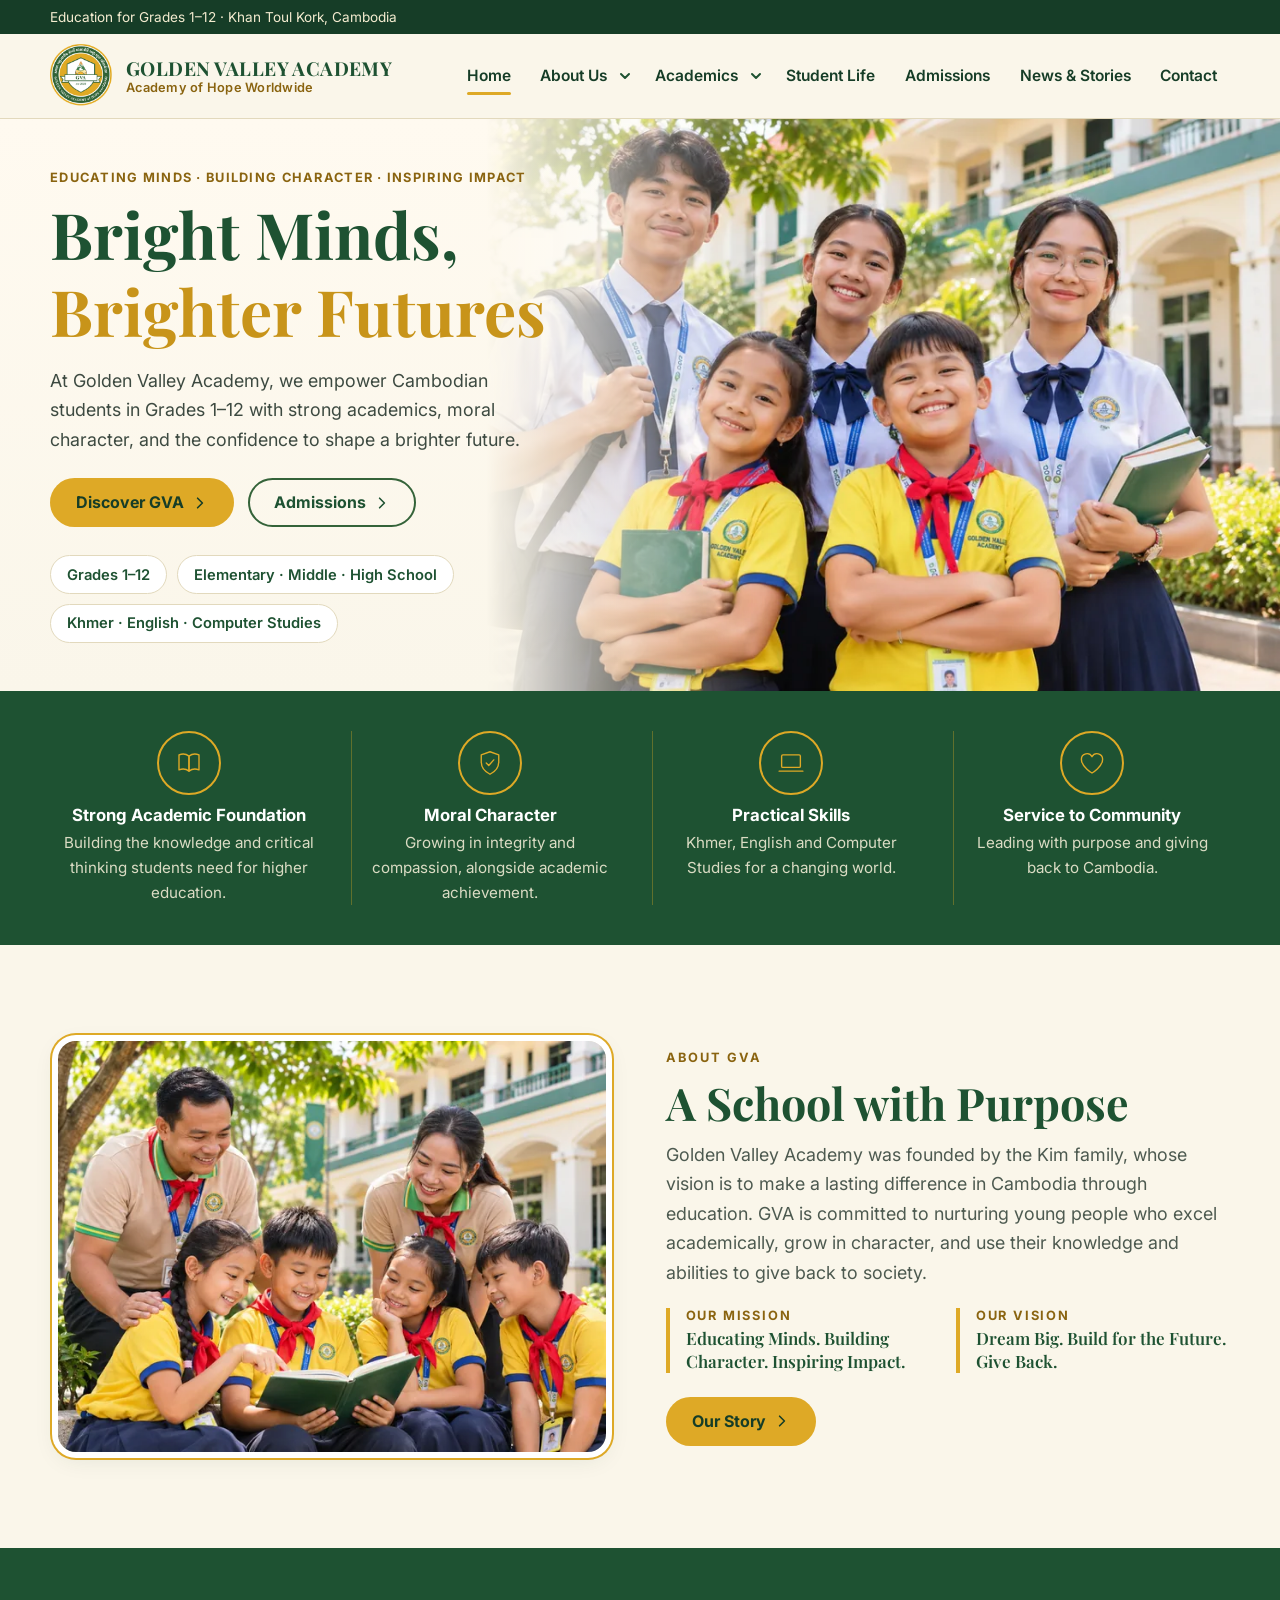
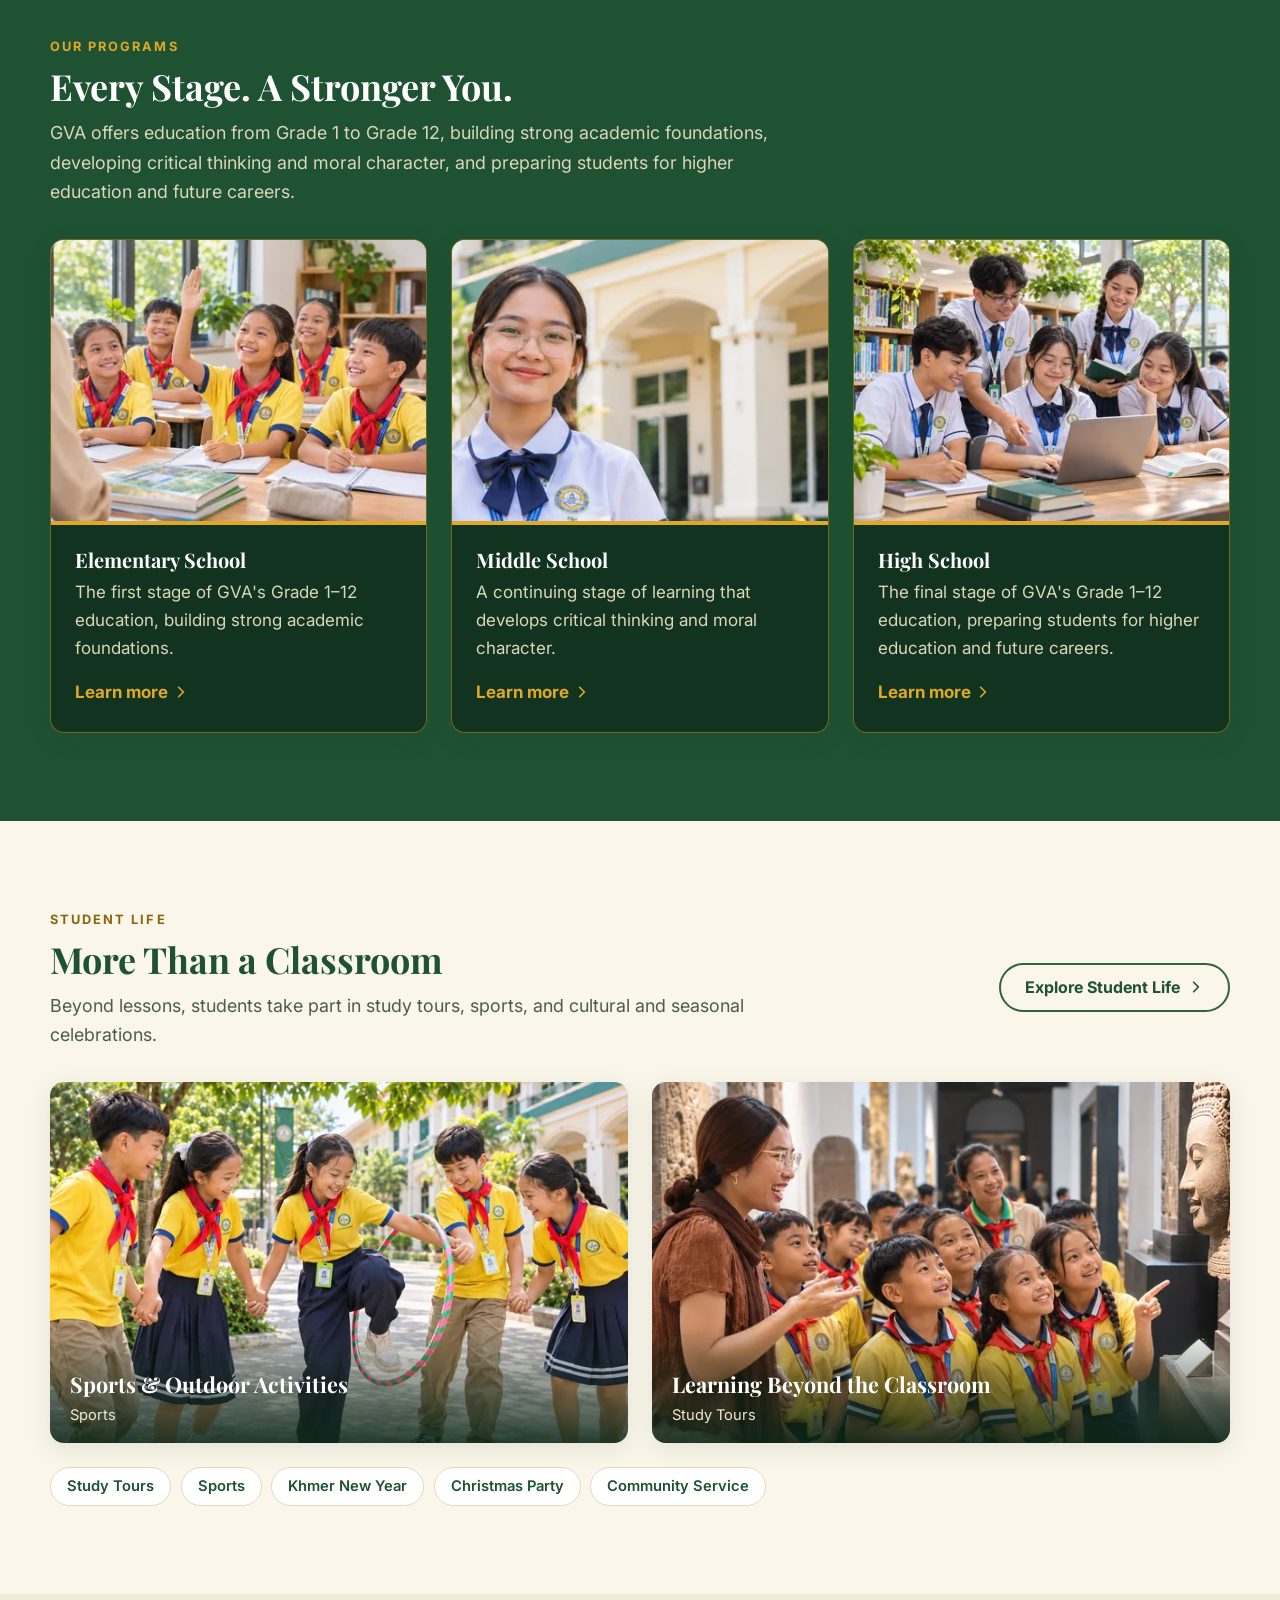
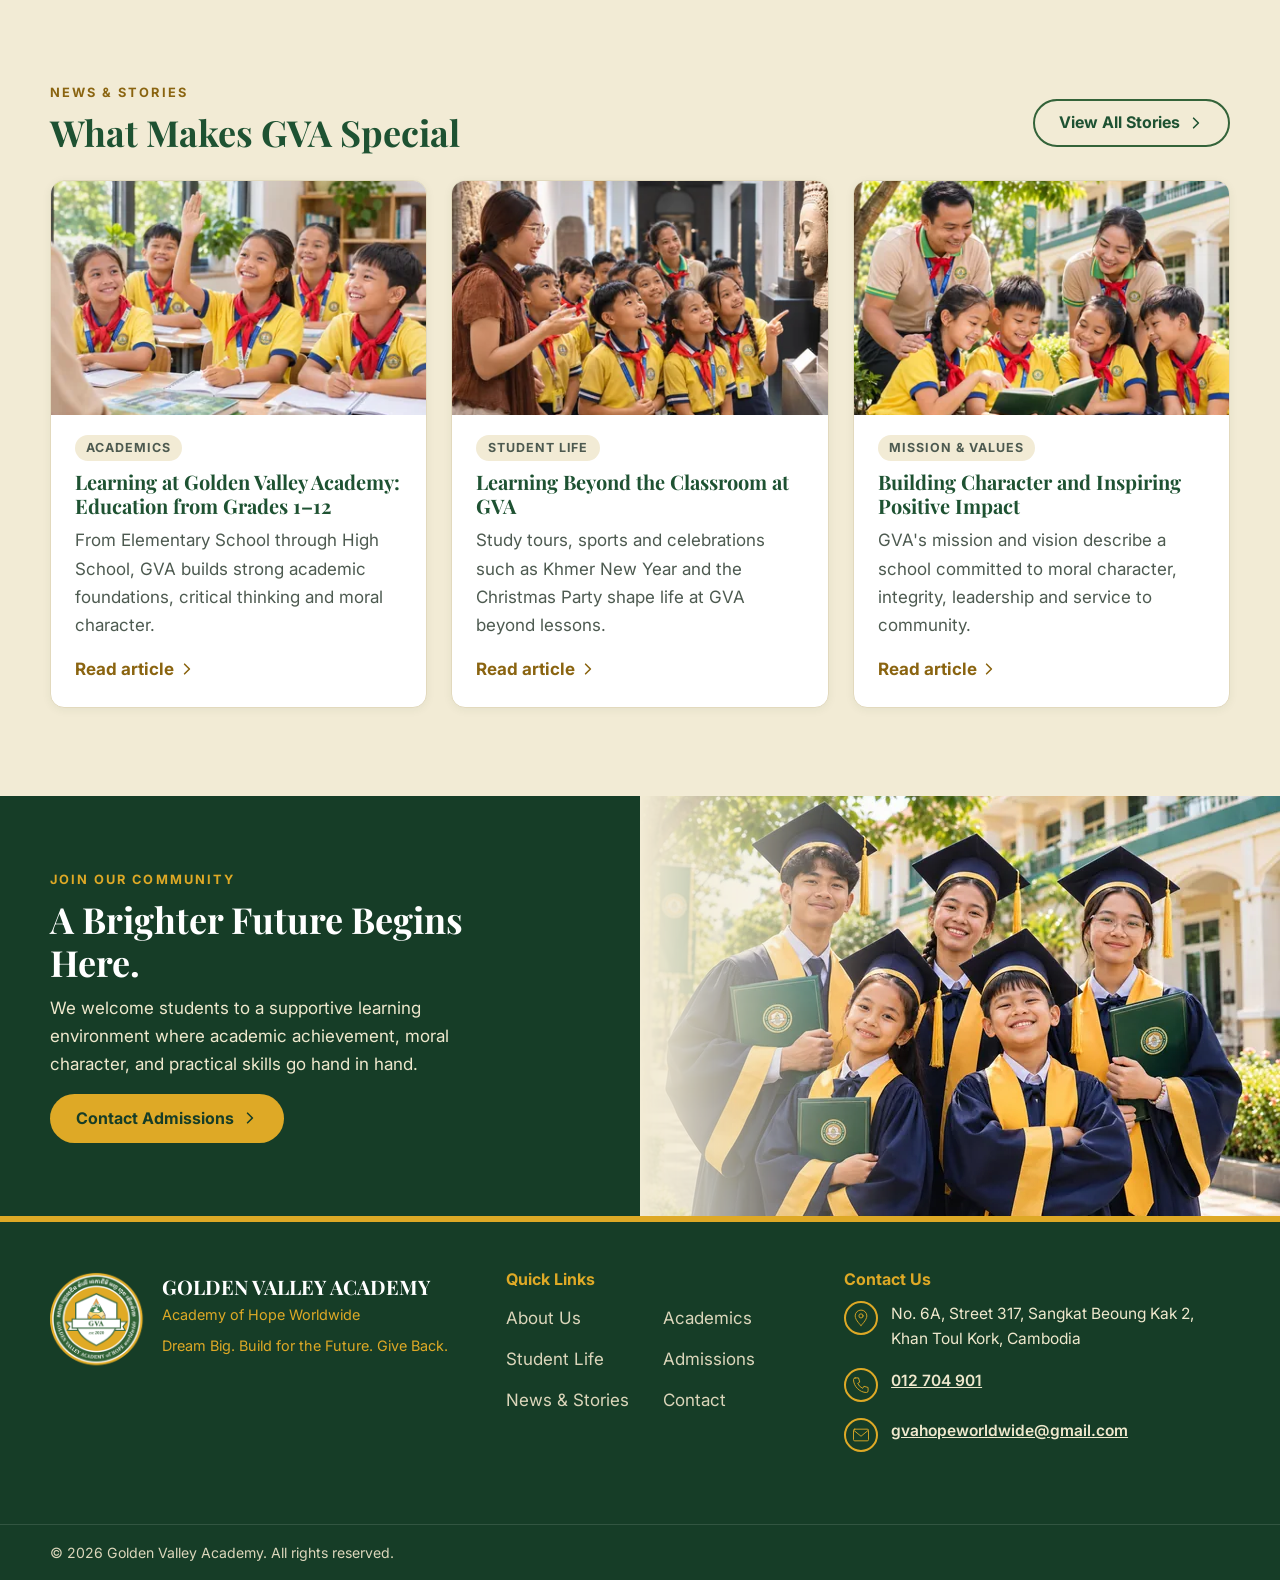
<file: index.html>
<!doctype html>
<html lang="en">
<head>
<meta charset="utf-8">
<meta name="viewport" content="width=device-width, initial-scale=1">
<title>Golden Valley Academy — Academy of Hope Worldwide</title>
<meta name="description" content="Golden Valley Academy — education for Cambodian students in Grades 1–12.">
<meta name="robots" content="noindex, nofollow">
<link rel="icon" type="image/png" href="assets/img/gva-logo-64.png">
<link rel="preconnect" href="https://fonts.googleapis.com">
<link rel="preconnect" href="https://fonts.gstatic.com" crossorigin>
<link rel="stylesheet" href="https://fonts.googleapis.com/css2?family=Inter:wght@400;500;600;700&family=Playfair+Display:wght@600;700&display=swap">
<link rel="stylesheet" href="css/styles.css">
</head>
<body class="page-home">

<a class="skip-link" href="#main">Skip to content</a>
<div class="topbar">
  <div class="container topbar-inner">
    <p class="topbar-note">Education for Grades 1–12 · Khan Toul Kork, Cambodia</p>
  </div>
</div>
<header class="site-header">
  <div class="container header-inner">
    <a class="brand" href="index.html" aria-label="Golden Valley Academy — home">
      <img src="assets/img/gva-logo-200.png" alt="" width="64" height="68">
      <span class="brand-text"><span class="brand-name">Golden Valley Academy</span><span class="brand-sub">Academy of Hope Worldwide</span></span>
    </a>
    <button class="nav-toggle" type="button" aria-expanded="false" aria-controls="primary-nav"><span class="bars" aria-hidden="true"></span><span class="sr-only">Menu</span></button>
    <nav class="primary-nav" id="primary-nav" aria-label="Primary"><ul><li><a href="index.html" aria-current="page">Home</a></li><li class="has-sub">
        <a href="about.html">About Us</a>
        <button class="sub-toggle" type="button" aria-expanded="false" aria-controls="sub-about" aria-label="Show About Us submenu"><svg viewBox="0 0 12 12" width="12" height="12" fill="none" stroke="currentColor" stroke-width="2" stroke-linecap="round" stroke-linejoin="round" aria-hidden="true"><path d="M2 4l4 4 4-4"/></svg></button>
        <ul class="submenu" id="sub-about"><li><a href="about.html#mission">Our Mission &amp; Vision</a></li><li><a href="about.html#history">Our History</a></li><li><a href="about.html#board">Board Members</a></li><li><a href="about.html#director">School Director</a></li></ul>
      </li><li class="has-sub">
        <a href="academics.html">Academics</a>
        <button class="sub-toggle" type="button" aria-expanded="false" aria-controls="sub-academics" aria-label="Show Academics submenu"><svg viewBox="0 0 12 12" width="12" height="12" fill="none" stroke="currentColor" stroke-width="2" stroke-linecap="round" stroke-linejoin="round" aria-hidden="true"><path d="M2 4l4 4 4-4"/></svg></button>
        <ul class="submenu" id="sub-academics"><li><a href="academics.html#elementary">Elementary School</a></li><li><a href="academics.html#middle">Middle School</a></li><li><a href="academics.html#high">High School</a></li><li><a href="academics.html#subjects">Core Subjects</a></li></ul>
      </li><li><a href="student-life.html">Student Life</a></li><li><a href="admissions.html">Admissions</a></li><li><a href="news.html">News &amp; Stories</a></li><li><a href="contact.html">Contact</a></li></ul></nav>
  </div>
</header>
<main id="main">

<section class="hero-photo">
  <div class="hero-media">
    <img src="assets/img/photos/home-hero-1100.webp" srcset="assets/img/photos/home-hero-700.webp 700w, assets/img/photos/home-hero-1100.webp 1100w, assets/img/photos/home-hero-1600.webp 1600w" sizes="(min-width: 1000px) 66vw, 100vw" width="1600" height="900" alt="Illustration of smiling students in yellow and white-and-navy school uniforms standing together outdoors" fetchpriority="high" decoding="async">
  </div>
  <div class="container hero-content">
    <div class="hero-copy">
      <p class="eyebrow">Educating Minds · Building Character · Inspiring Impact</p>
      <h1><span class="green">Bright Minds,</span> <span class="gold">Brighter Futures</span></h1>
      <p class="lead">At Golden Valley Academy, we empower Cambodian students in Grades 1–12 with strong academics, moral character, and the confidence to shape a brighter future.</p>
      <div class="btn-row"><a class="btn btn-primary" href="about.html">Discover GVA<svg class="arrow" viewBox="0 0 20 20" width="16" height="16" fill="none" stroke="currentColor" stroke-width="2" stroke-linecap="round" stroke-linejoin="round" aria-hidden="true"><path d="M7 4l6 6-6 6"/></svg></a><a class="btn btn-outline" href="admissions.html">Admissions<svg class="arrow" viewBox="0 0 20 20" width="16" height="16" fill="none" stroke="currentColor" stroke-width="2" stroke-linecap="round" stroke-linejoin="round" aria-hidden="true"><path d="M7 4l6 6-6 6"/></svg></a></div>
      <ul class="hero-facts" aria-label="At a glance"><li>Grades 1–12</li><li>Elementary · Middle · High School</li><li>Khmer · English · Computer Studies</li></ul>
    </div>
  </div>
</section>

<section class="values-band" aria-label="School values">
  <div class="container values-grid">
    <div class="value"><span class="icon"><svg viewBox="0 0 48 48" width="48" height="48" fill="none" stroke="currentColor" stroke-width="2.2" stroke-linecap="round" stroke-linejoin="round" aria-hidden="true" focusable="false"><path d="M8 11c5-2 11-2 16 2v24c-5-4-11-4-16-2z"/><path d="M40 11c-5-2-11-2-16 2v24c5-4 11-4 16-2z"/></svg></span><h2>Strong Academic Foundation</h2><p>Building the knowledge and critical thinking students need for higher education.</p></div><div class="value"><span class="icon"><svg viewBox="0 0 48 48" width="48" height="48" fill="none" stroke="currentColor" stroke-width="2.2" stroke-linecap="round" stroke-linejoin="round" aria-hidden="true" focusable="false"><path d="M24 6l14 5v11c0 9-6 16-14 20C16 38 10 31 10 22V11z"/><path d="M18 24l4 4 8-9"/></svg></span><h2>Moral Character</h2><p>Growing in integrity and compassion, alongside academic achievement.</p></div><div class="value"><span class="icon"><svg viewBox="0 0 48 48" width="48" height="48" fill="none" stroke="currentColor" stroke-width="2.2" stroke-linecap="round" stroke-linejoin="round" aria-hidden="true" focusable="false"><rect x="9" y="11" width="30" height="20" rx="2"/><path d="M5 37h38"/></svg></span><h2>Practical Skills</h2><p>Khmer, English and Computer Studies for a changing world.</p></div><div class="value"><span class="icon"><svg viewBox="0 0 48 48" width="48" height="48" fill="none" stroke="currentColor" stroke-width="2.2" stroke-linecap="round" stroke-linejoin="round" aria-hidden="true" focusable="false"><path d="M24 40S7 30 7 18a9 9 0 0 1 17-4 9 9 0 0 1 17 4c0 12-17 22-17 22z"/></svg></span><h2>Service to Community</h2><p>Leading with purpose and giving back to Cambodia.</p></div>
  </div>
</section>

<section class="section about-intro">
  <div class="container split">
    <figure class="photo framed">
  <img src="assets/img/photos/learning-community-640.webp" srcset="assets/img/photos/learning-community-400.webp 400w, assets/img/photos/learning-community-640.webp 640w, assets/img/photos/learning-community-1000.webp 1000w" sizes="(min-width: 1000px) 560px, 100vw" width="1000" height="750" alt="Illustration of teachers and young students reading a book together outdoors" loading="lazy" decoding="async" style="object-position:50% 40%">
</figure>
    <div>
      <p class="eyebrow">About GVA</p>
      <h2 class="display">A School with Purpose</h2>
      <p class="lead">Golden Valley Academy was founded by the Kim family, whose vision is to make a lasting difference in Cambodia through education. GVA is committed to nurturing young people who excel academically, grow in character, and use their knowledge and abilities to give back to society.</p>
      <div class="mv-mini">
        <div><h3>Our Mission</h3><p>Educating Minds. Building Character. Inspiring Impact.</p></div>
        <div><h3>Our Vision</h3><p>Dream Big. Build for the Future. Give Back.</p></div>
      </div>
      <a class="btn btn-primary" href="about.html#history">Our Story<svg class="arrow" viewBox="0 0 20 20" width="16" height="16" fill="none" stroke="currentColor" stroke-width="2" stroke-linecap="round" stroke-linejoin="round" aria-hidden="true"><path d="M7 4l6 6-6 6"/></svg></a>
    </div>
  </div>
</section>

<section class="section section-green programs">
  <div class="container">
    <header class="section-head "><p class="eyebrow">Our Programs</p><h2>Every Stage. A Stronger You.</h2><p class="lead">GVA offers education from Grade 1 to Grade 12, building strong academic foundations, developing critical thinking and moral character, and preparing students for higher education and future careers.</p></header>
    <div class="grid grid-3">
      
<a class="level-card" id="elementary" href="academics.html#elementary">
  <figure class="photo level-photo">
  <img src="assets/img/photos/elementary-learning-640.webp" srcset="assets/img/photos/elementary-learning-400.webp 400w, assets/img/photos/elementary-learning-640.webp 640w, assets/img/photos/elementary-learning-1000.webp 1000w" sizes="(min-width: 1000px) 380px, (min-width: 680px) 50vw, 100vw" width="1000" height="750" alt="Illustration of young students in yellow uniforms learning in a bright classroom, one raising a hand" loading="lazy" decoding="async" style="object-position:50% 35%">
</figure>
  <div class="level-body"><h3>Elementary School</h3><p>The first stage of GVA's Grade 1–12 education, building strong academic foundations.</p><span class="more">Learn more <svg class="arrow" viewBox="0 0 20 20" width="16" height="16" fill="none" stroke="currentColor" stroke-width="2" stroke-linecap="round" stroke-linejoin="round" aria-hidden="true"><path d="M7 4l6 6-6 6"/></svg></span></div>
</a>
<a class="level-card" id="middle" href="academics.html#middle">
  <figure class="photo level-photo">
  <img src="assets/img/photos/middle-school-learning-560.webp" srcset="assets/img/photos/middle-school-learning-400.webp 400w, assets/img/photos/middle-school-learning-560.webp 560w" sizes="(min-width: 1000px) 380px, (min-width: 680px) 50vw, 100vw" width="560" height="420" alt="Illustration of a student in a white uniform with a navy bow tie and glasses smiling outdoors" loading="lazy" decoding="async" style="object-position:30% 30%">
</figure>
  <div class="level-body"><h3>Middle School</h3><p>A continuing stage of learning that develops critical thinking and moral character.</p><span class="more">Learn more <svg class="arrow" viewBox="0 0 20 20" width="16" height="16" fill="none" stroke="currentColor" stroke-width="2" stroke-linecap="round" stroke-linejoin="round" aria-hidden="true"><path d="M7 4l6 6-6 6"/></svg></span></div>
</a>
<a class="level-card" id="high" href="academics.html#high">
  <figure class="photo level-photo">
  <img src="assets/img/photos/high-school-learning-640.webp" srcset="assets/img/photos/high-school-learning-400.webp 400w, assets/img/photos/high-school-learning-640.webp 640w, assets/img/photos/high-school-learning-1000.webp 1000w" sizes="(min-width: 1000px) 380px, (min-width: 680px) 50vw, 100vw" width="1000" height="750" alt="Illustration of older students in white and navy uniforms working together on a laptop in a library" loading="lazy" decoding="async" style="object-position:50% 30%">
</figure>
  <div class="level-body"><h3>High School</h3><p>The final stage of GVA's Grade 1–12 education, preparing students for higher education and future careers.</p><span class="more">Learn more <svg class="arrow" viewBox="0 0 20 20" width="16" height="16" fill="none" stroke="currentColor" stroke-width="2" stroke-linecap="round" stroke-linejoin="round" aria-hidden="true"><path d="M7 4l6 6-6 6"/></svg></span></div>
</a>
    </div>
  </div>
</section>

<section class="section student-preview">
  <div class="container">
    <div class="split split-head">
      <header class="section-head "><p class="eyebrow">Student Life</p><h2>More Than a Classroom</h2><p class="lead">Beyond lessons, students take part in study tours, sports, and cultural and seasonal celebrations.</p></header>
      <div class="head-cta"><a class="btn btn-outline" href="student-life.html">Explore Student Life<svg class="arrow" viewBox="0 0 20 20" width="16" height="16" fill="none" stroke="currentColor" stroke-width="2" stroke-linecap="round" stroke-linejoin="round" aria-hidden="true"><path d="M7 4l6 6-6 6"/></svg></a></div>
    </div>
    <div class="grid grid-2">
      <a class="tile" href="student-life.html#outdoor"><figure class="photo ">
  <img src="assets/img/photos/student-activities-640.webp" srcset="assets/img/photos/student-activities-400.webp 400w, assets/img/photos/student-activities-640.webp 640w, assets/img/photos/student-activities-1000.webp 1000w" sizes="(min-width: 900px) 580px, 100vw" width="1000" height="750" alt="Illustration of students in yellow uniforms playing a group game with a hoop outdoors" loading="lazy" decoding="async" style="object-position:50% 40%">
</figure><span class="tile-label"><strong>Sports &amp; Outdoor Activities</strong>Sports</span></a><a class="tile" href="student-life.html#study-tours"><figure class="photo ">
  <img src="assets/img/photos/study-tour-640.webp" srcset="assets/img/photos/study-tour-400.webp 400w, assets/img/photos/study-tour-640.webp 640w, assets/img/photos/study-tour-1000.webp 1000w" sizes="(min-width: 900px) 580px, 100vw" width="1000" height="750" alt="Illustration of a teacher and students in yellow uniforms looking at sculptures during a museum visit" loading="lazy" decoding="async" style="object-position:40% 40%">
</figure><span class="tile-label"><strong>Learning Beyond the Classroom</strong>Study Tours</span></a>
    </div>
    <ul class="chip-row" aria-label="Student life highlights"><li>Study Tours</li><li>Sports</li><li>Khmer New Year</li><li>Christmas Party</li><li>Community Service</li></ul>
  </div>
</section>

<section class="section section-cream news-preview">
  <div class="container">
    <div class="split split-head">
      <header class="section-head "><p class="eyebrow">News &amp; Stories</p><h2>What Makes GVA Special</h2></header>
      <div class="head-cta"><a class="btn btn-outline" href="news.html">View All Stories<svg class="arrow" viewBox="0 0 20 20" width="16" height="16" fill="none" stroke="currentColor" stroke-width="2" stroke-linecap="round" stroke-linejoin="round" aria-hidden="true"><path d="M7 4l6 6-6 6"/></svg></a></div>
    </div>
    <div class="grid grid-3">
<a class="article-card" href="news-learning-at-gva-grades-1-12.html">
  <figure class="photo article-photo">
  <img src="assets/img/photos/elementary-learning-640.webp" srcset="assets/img/photos/elementary-learning-400.webp 400w, assets/img/photos/elementary-learning-640.webp 640w, assets/img/photos/elementary-learning-1000.webp 1000w" sizes="(min-width: 1000px) 380px, (min-width: 680px) 50vw, 100vw" width="1000" height="750" alt="Illustration of young students in yellow uniforms learning in a bright classroom, one raising a hand" loading="lazy" decoding="async" style="object-position:50% 35%">
</figure>
  <div class="article-card-body">
    <p class="news-tag">Academics</p>
    <h3>Learning at Golden Valley Academy: Education from Grades 1–12</h3>
    <p>From Elementary School through High School, GVA builds strong academic foundations, critical thinking and moral character.</p>
    <span class="more">Read article <svg class="arrow" viewBox="0 0 20 20" width="16" height="16" fill="none" stroke="currentColor" stroke-width="2" stroke-linecap="round" stroke-linejoin="round" aria-hidden="true"><path d="M7 4l6 6-6 6"/></svg></span>
  </div>
</a>
<a class="article-card" href="news-learning-beyond-the-classroom.html">
  <figure class="photo article-photo">
  <img src="assets/img/photos/study-tour-640.webp" srcset="assets/img/photos/study-tour-400.webp 400w, assets/img/photos/study-tour-640.webp 640w, assets/img/photos/study-tour-1000.webp 1000w" sizes="(min-width: 1000px) 380px, (min-width: 680px) 50vw, 100vw" width="1000" height="750" alt="Illustration of a teacher and students in yellow uniforms looking at sculptures during a museum visit" loading="lazy" decoding="async" style="object-position:40% 40%">
</figure>
  <div class="article-card-body">
    <p class="news-tag">Student Life</p>
    <h3>Learning Beyond the Classroom at GVA</h3>
    <p>Study tours, sports and celebrations such as Khmer New Year and the Christmas Party shape life at GVA beyond lessons.</p>
    <span class="more">Read article <svg class="arrow" viewBox="0 0 20 20" width="16" height="16" fill="none" stroke="currentColor" stroke-width="2" stroke-linecap="round" stroke-linejoin="round" aria-hidden="true"><path d="M7 4l6 6-6 6"/></svg></span>
  </div>
</a>
<a class="article-card" href="news-building-character-and-positive-impact.html">
  <figure class="photo article-photo">
  <img src="assets/img/photos/learning-community-640.webp" srcset="assets/img/photos/learning-community-400.webp 400w, assets/img/photos/learning-community-640.webp 640w, assets/img/photos/learning-community-1000.webp 1000w" sizes="(min-width: 1000px) 380px, (min-width: 680px) 50vw, 100vw" width="1000" height="750" alt="Illustration of teachers and young students reading a book together outdoors" loading="lazy" decoding="async" style="object-position:50% 40%">
</figure>
  <div class="article-card-body">
    <p class="news-tag">Mission &amp; Values</p>
    <h3>Building Character and Inspiring Positive Impact</h3>
    <p>GVA's mission and vision describe a school committed to moral character, integrity, leadership and service to community.</p>
    <span class="more">Read article <svg class="arrow" viewBox="0 0 20 20" width="16" height="16" fill="none" stroke="currentColor" stroke-width="2" stroke-linecap="round" stroke-linejoin="round" aria-hidden="true"><path d="M7 4l6 6-6 6"/></svg></span>
  </div>
</a></div>
  </div>
</section>

<section class="cta-photo">
  <div class="cta-media"><figure class="photo ">
  <img src="assets/img/photos/education-future-640.webp" srcset="assets/img/photos/education-future-400.webp 400w, assets/img/photos/education-future-640.webp 640w, assets/img/photos/education-future-1000.webp 1000w" sizes="(min-width: 900px) 50vw, 100vw" width="1000" height="750" alt="Illustration of students in graduation gowns and caps holding green folders outdoors" loading="lazy" decoding="async" style="object-position:50% 35%">
</figure></div>
  <div class="container cta-photo-inner">
    <div class="cta-card">
      <p class="eyebrow">Join Our Community</p><h2>A Brighter Future Begins Here.</h2><p>We welcome students to a supportive learning environment where academic achievement, moral character, and practical skills go hand in hand.</p>
      <a class="btn btn-primary" href="admissions.html">Contact Admissions<svg class="arrow" viewBox="0 0 20 20" width="16" height="16" fill="none" stroke="currentColor" stroke-width="2" stroke-linecap="round" stroke-linejoin="round" aria-hidden="true"><path d="M7 4l6 6-6 6"/></svg></a>
    </div>
  </div>
</section>
</main>

<footer class="site-footer">
  <div class="container footer-grid">
    <div class="footer-brand">
      <img src="assets/img/gva-logo-200.png" alt="Golden Valley Academy seal" width="112" height="120" loading="lazy">
      <div>
        <p class="footer-name">Golden Valley Academy</p>
        <p class="footer-sub">Academy of Hope Worldwide</p>
        <p class="footer-motto">Dream Big. Build for the Future. Give Back.</p>
      </div>
    </div>
    <div><h2 class="footer-h">Quick Links</h2><ul class="footer-links"><li><a href="about.html">About Us</a></li><li><a href="academics.html">Academics</a></li><li><a href="student-life.html">Student Life</a></li><li><a href="admissions.html">Admissions</a></li><li><a href="news.html">News &amp; Stories</a></li><li><a href="contact.html">Contact</a></li></ul></div>
    <div><h2 class="footer-h">Contact Us</h2>
<ul class="contact-list on-dark">
  <li><span class="icon"><svg viewBox="0 0 48 48" width="48" height="48" fill="none" stroke="currentColor" stroke-width="2.2" stroke-linecap="round" stroke-linejoin="round" aria-hidden="true" focusable="false"><path d="M24 42S10 29 10 19a14 14 0 0 1 28 0c0 10-14 23-14 23z"/><circle cx="24" cy="19" r="5"/></svg></span><span>No. 6A, Street 317, Sangkat Beoung Kak 2, Khan Toul Kork, Cambodia</span></li>
  <li><span class="icon"><svg viewBox="0 0 48 48" width="48" height="48" fill="none" stroke="currentColor" stroke-width="2.2" stroke-linecap="round" stroke-linejoin="round" aria-hidden="true" focusable="false"><path d="M10 7h8l3 10-5 3a24 24 0 0 0 12 12l3-5 10 3v8a4 4 0 0 1-4 4C21 42 6 27 6 11a4 4 0 0 1 4-4z"/></svg></span><a href="tel:+85512704901">012 704 901</a></li>
  <li><span class="icon"><svg viewBox="0 0 48 48" width="48" height="48" fill="none" stroke="currentColor" stroke-width="2.2" stroke-linecap="round" stroke-linejoin="round" aria-hidden="true" focusable="false"><rect x="6" y="10" width="36" height="28" rx="3"/><path d="M7 13l17 14 17-14"/></svg></span><a href="mailto:gvahopeworldwide@gmail.com">gvahopeworldwide@gmail.com</a></li>
</ul></div>
  </div>
  <div class="footer-bottom"><div class="container"><p>© 2026 Golden Valley Academy. All rights reserved.</p></div></div>
</footer>
<script src="js/main.js" defer></script>
</body>
</html>
</file>
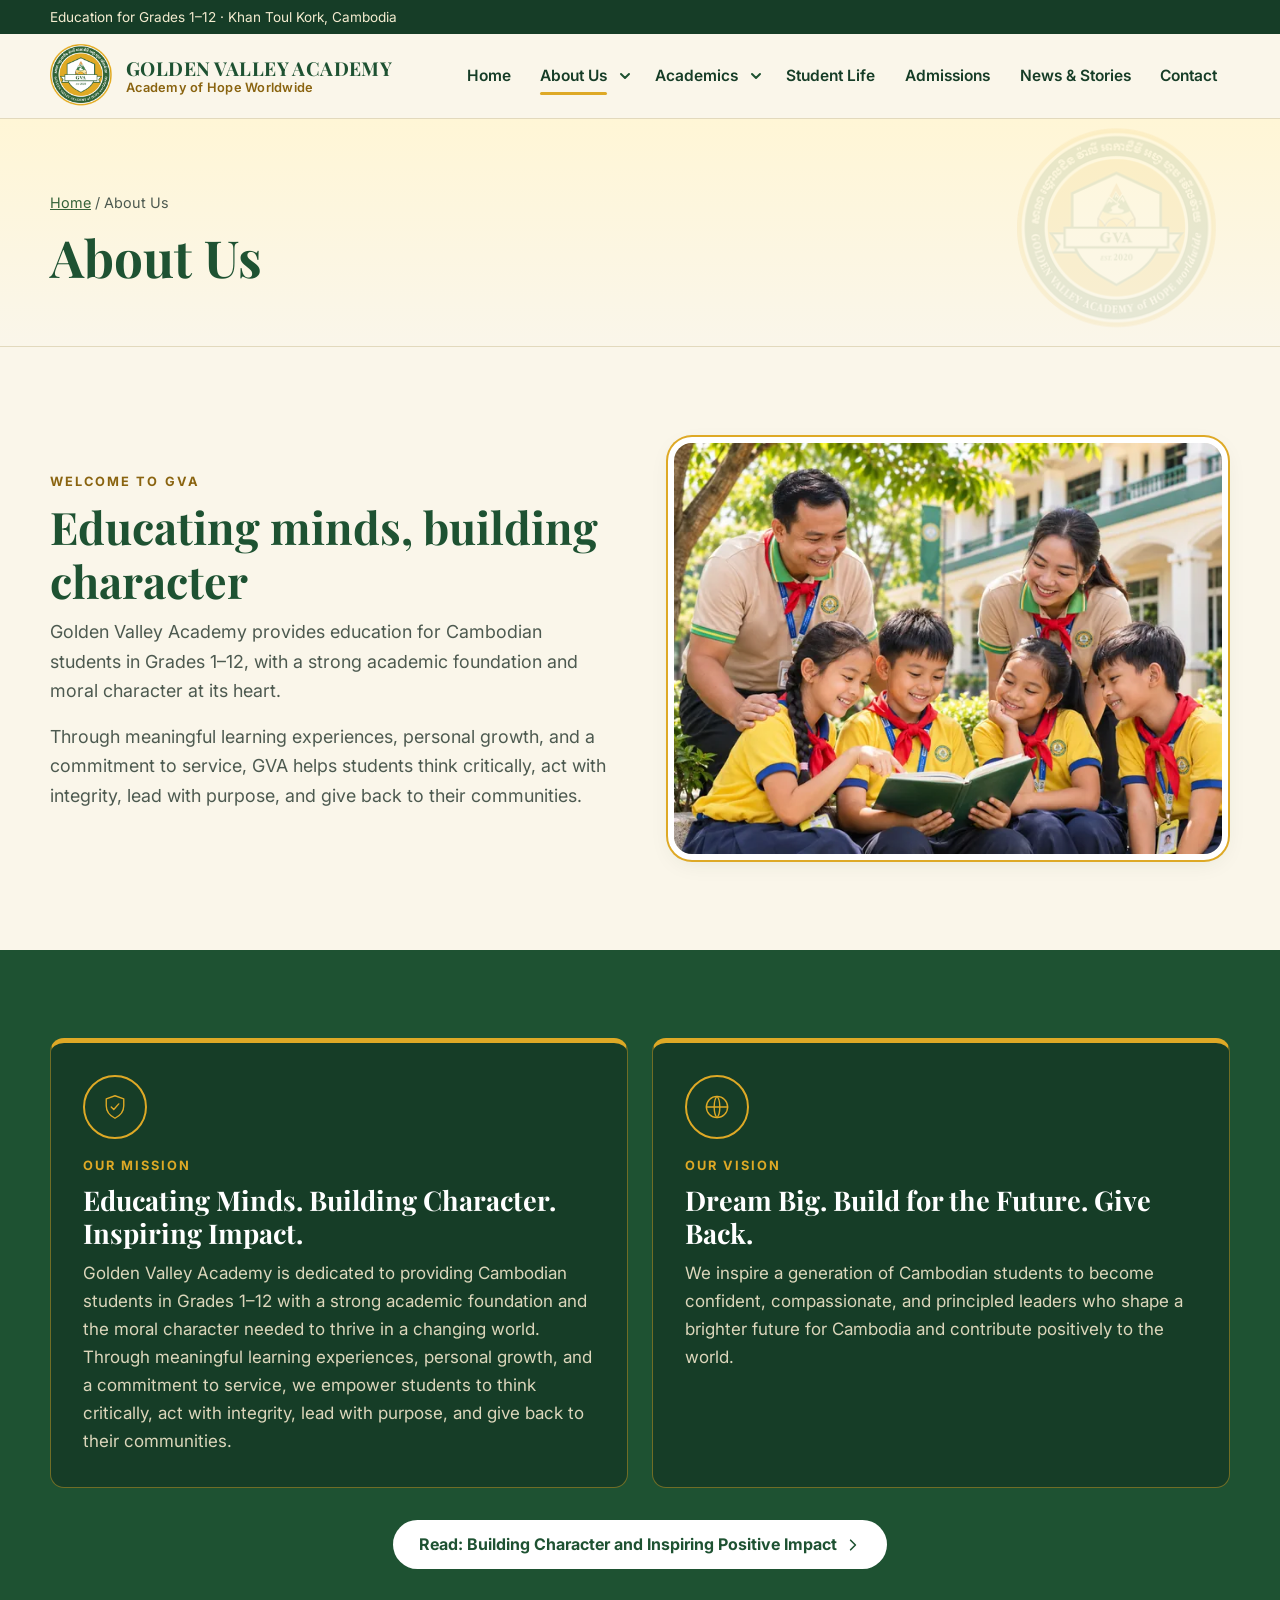
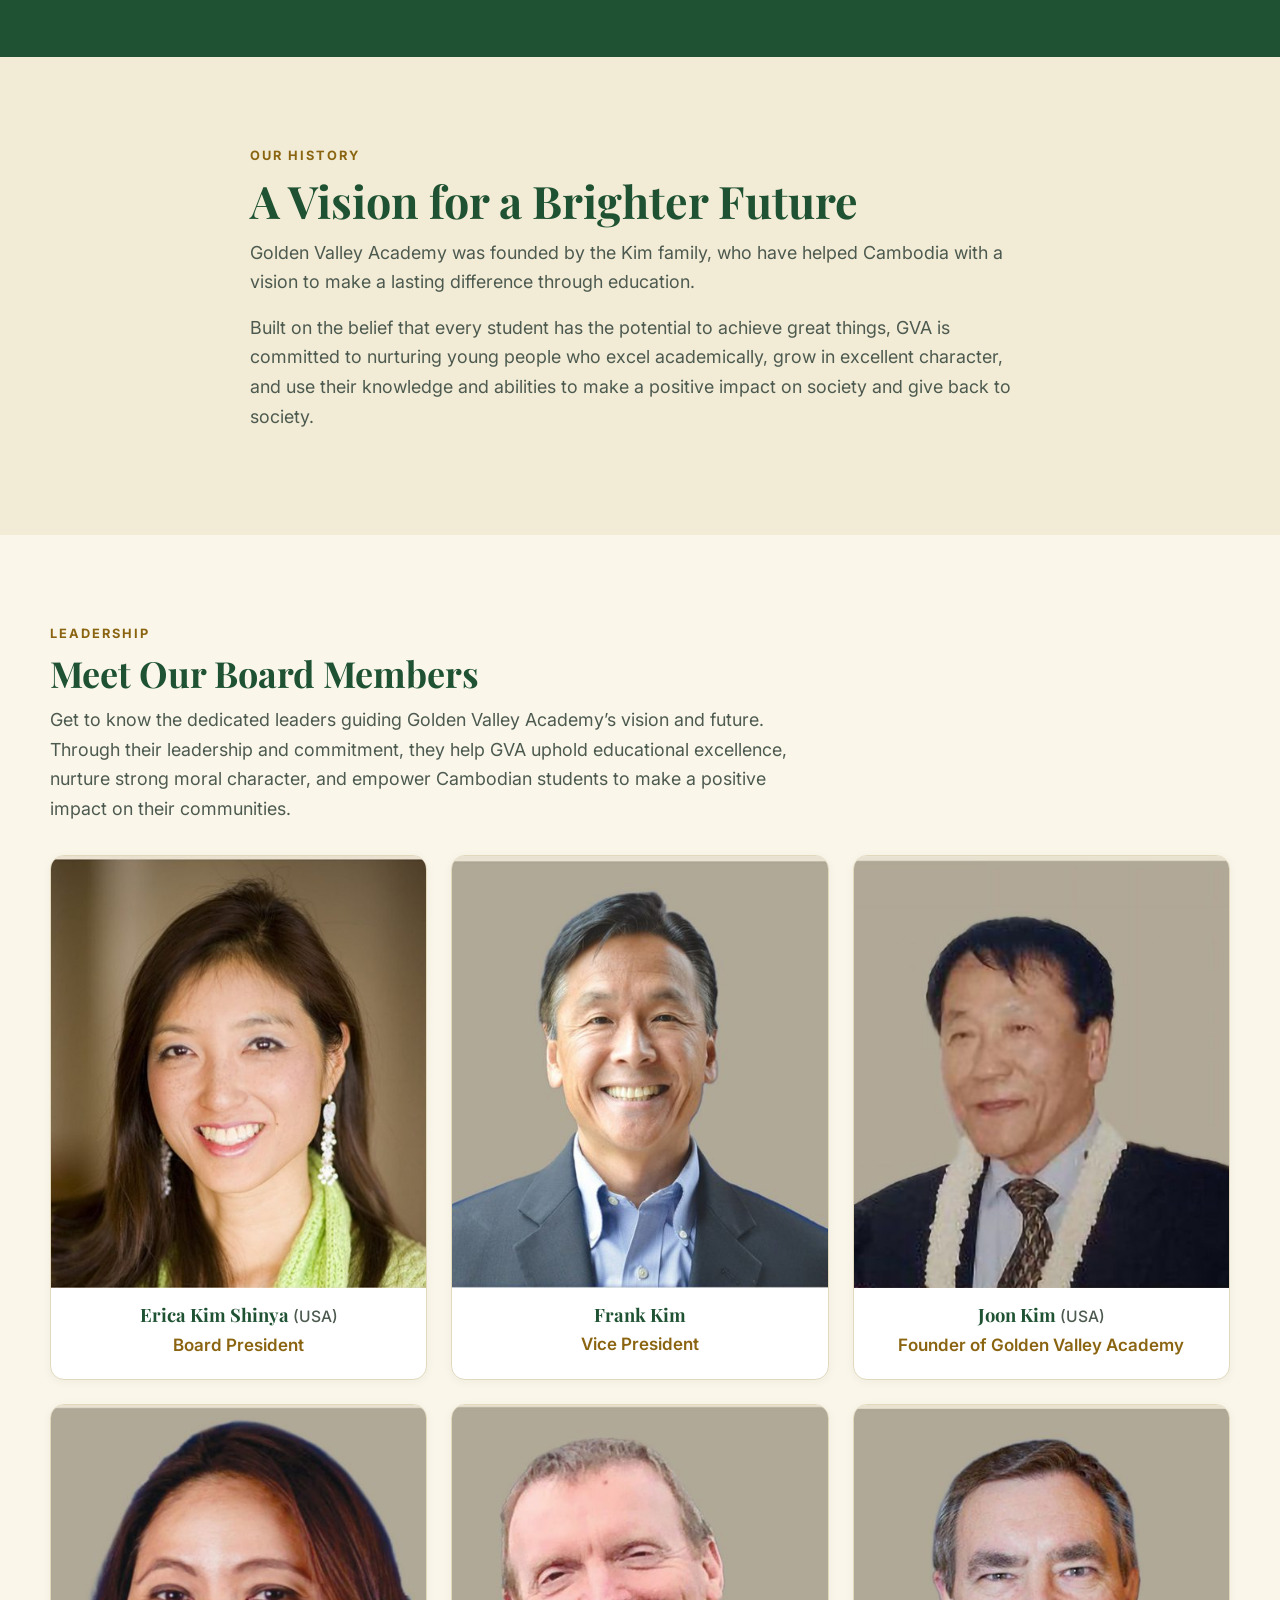
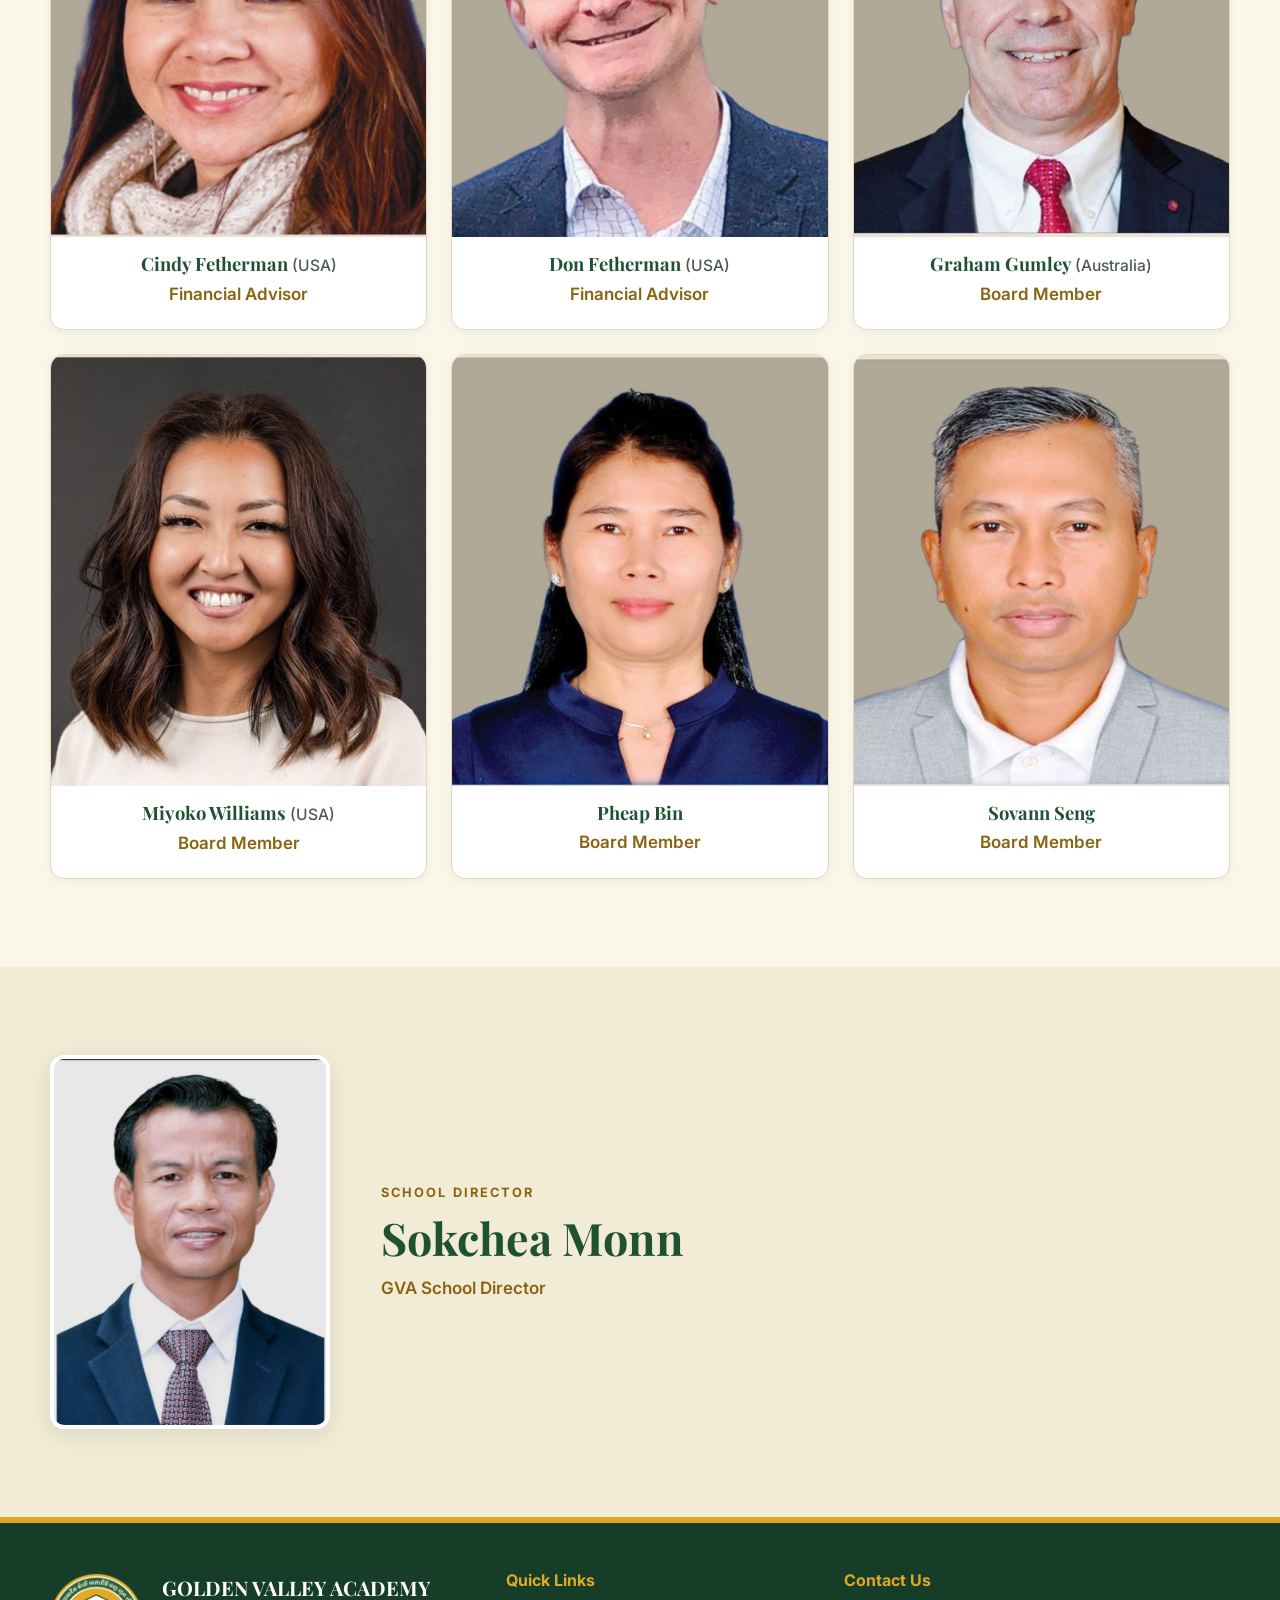
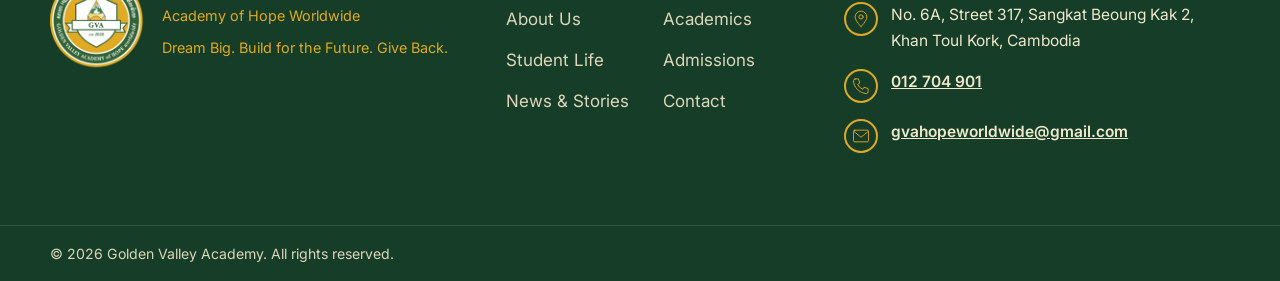
<file: about.html>
<!doctype html>
<html lang="en">
<head>
<meta charset="utf-8">
<meta name="viewport" content="width=device-width, initial-scale=1">
<title>About Us | Golden Valley Academy</title>
<meta name="description" content="Mission, vision, history, board members and director of Golden Valley Academy.">
<meta name="robots" content="noindex, nofollow">
<link rel="icon" type="image/png" href="assets/img/gva-logo-64.png">
<link rel="preconnect" href="https://fonts.googleapis.com">
<link rel="preconnect" href="https://fonts.gstatic.com" crossorigin>
<link rel="stylesheet" href="https://fonts.googleapis.com/css2?family=Inter:wght@400;500;600;700&family=Playfair+Display:wght@600;700&display=swap">
<link rel="stylesheet" href="css/styles.css">
</head>
<body class="page-about">

<a class="skip-link" href="#main">Skip to content</a>
<div class="topbar">
  <div class="container topbar-inner">
    <p class="topbar-note">Education for Grades 1–12 · Khan Toul Kork, Cambodia</p>
  </div>
</div>
<header class="site-header">
  <div class="container header-inner">
    <a class="brand" href="index.html" aria-label="Golden Valley Academy — home">
      <img src="assets/img/gva-logo-200.png" alt="" width="64" height="68">
      <span class="brand-text"><span class="brand-name">Golden Valley Academy</span><span class="brand-sub">Academy of Hope Worldwide</span></span>
    </a>
    <button class="nav-toggle" type="button" aria-expanded="false" aria-controls="primary-nav"><span class="bars" aria-hidden="true"></span><span class="sr-only">Menu</span></button>
    <nav class="primary-nav" id="primary-nav" aria-label="Primary"><ul><li><a href="index.html">Home</a></li><li class="has-sub">
        <a href="about.html" aria-current="page">About Us</a>
        <button class="sub-toggle" type="button" aria-expanded="false" aria-controls="sub-about" aria-label="Show About Us submenu"><svg viewBox="0 0 12 12" width="12" height="12" fill="none" stroke="currentColor" stroke-width="2" stroke-linecap="round" stroke-linejoin="round" aria-hidden="true"><path d="M2 4l4 4 4-4"/></svg></button>
        <ul class="submenu" id="sub-about"><li><a href="about.html#mission">Our Mission &amp; Vision</a></li><li><a href="about.html#history">Our History</a></li><li><a href="about.html#board">Board Members</a></li><li><a href="about.html#director">School Director</a></li></ul>
      </li><li class="has-sub">
        <a href="academics.html">Academics</a>
        <button class="sub-toggle" type="button" aria-expanded="false" aria-controls="sub-academics" aria-label="Show Academics submenu"><svg viewBox="0 0 12 12" width="12" height="12" fill="none" stroke="currentColor" stroke-width="2" stroke-linecap="round" stroke-linejoin="round" aria-hidden="true"><path d="M2 4l4 4 4-4"/></svg></button>
        <ul class="submenu" id="sub-academics"><li><a href="academics.html#elementary">Elementary School</a></li><li><a href="academics.html#middle">Middle School</a></li><li><a href="academics.html#high">High School</a></li><li><a href="academics.html#subjects">Core Subjects</a></li></ul>
      </li><li><a href="student-life.html">Student Life</a></li><li><a href="admissions.html">Admissions</a></li><li><a href="news.html">News &amp; Stories</a></li><li><a href="contact.html">Contact</a></li></ul></nav>
  </div>
</header>
<main id="main">


<section class="page-hero">
  <div class="container">
    <p class="crumb"><a href="index.html">Home</a> <span aria-hidden="true">/</span> About Us</p>
    <h1>About Us</h1>
    
  </div>
</section>
<section class="section" id="intro">
  <div class="container split">
    <div>
      <p class="eyebrow">Welcome to GVA</p>
      <h2 class="display">Educating minds, building character</h2>
      <p class="lead">Golden Valley Academy provides education for Cambodian students in Grades 1–12, with a strong academic foundation and moral character at its heart.</p>
      <p class="lead">Through meaningful learning experiences, personal growth, and a commitment to service, GVA helps students think critically, act with integrity, lead with purpose, and give back to their communities.</p>
    </div>
    <figure class="photo framed">
  <img src="assets/img/photos/learning-community-640.webp" srcset="assets/img/photos/learning-community-400.webp 400w, assets/img/photos/learning-community-640.webp 640w, assets/img/photos/learning-community-1000.webp 1000w" sizes="(min-width: 1000px) 560px, 100vw" width="1000" height="750" alt="Illustration of teachers and young students reading a book together outdoors" loading="lazy" decoding="async" style="object-position:50% 40%">
</figure>
  </div>
</section>

<section class="section section-green" id="mission">
  <div class="container">
    <div class="grid grid-2">
      <article class="mv-dark"><span class="mv-icon"><span class="icon"><svg viewBox="0 0 48 48" width="48" height="48" fill="none" stroke="currentColor" stroke-width="2.2" stroke-linecap="round" stroke-linejoin="round" aria-hidden="true" focusable="false"><path d="M24 6l14 5v11c0 9-6 16-14 20C16 38 10 31 10 22V11z"/><path d="M18 24l4 4 8-9"/></svg></span></span><p class="eyebrow">Our Mission</p><h2>Educating Minds. Building Character. Inspiring Impact.</h2><p>Golden Valley Academy is dedicated to providing Cambodian students in Grades 1–12 with a strong academic foundation and the moral character needed to thrive in a changing world. Through meaningful learning experiences, personal growth, and a commitment to service, we empower students to think critically, act with integrity, lead with purpose, and give back to their communities.</p></article>
      <article class="mv-dark"><span class="mv-icon"><span class="icon"><svg viewBox="0 0 48 48" width="48" height="48" fill="none" stroke="currentColor" stroke-width="2.2" stroke-linecap="round" stroke-linejoin="round" aria-hidden="true" focusable="false"><circle cx="24" cy="24" r="17"/><path d="M7 24h34M24 7c-6 6-6 28 0 34M24 7c6 6 6 28 0 34"/></svg></span></span><p class="eyebrow">Our Vision</p><h2>Dream Big. Build for the Future. Give Back.</h2><p>We inspire a generation of Cambodian students to become confident, compassionate, and principled leaders who shape a brighter future for Cambodia and contribute positively to the world.</p></article>
    </div>
    <p class="center more-row"><a class="btn btn-light" href="news-building-character-and-positive-impact.html">Read: Building Character and Inspiring Positive Impact<svg class="arrow" viewBox="0 0 20 20" width="16" height="16" fill="none" stroke="currentColor" stroke-width="2" stroke-linecap="round" stroke-linejoin="round" aria-hidden="true"><path d="M7 4l6 6-6 6"/></svg></a></p>
  </div>
</section>

<section class="section section-cream" id="history">
  <div class="container narrow">
    <p class="eyebrow">Our History</p>
    <h2 class="display">A Vision for a Brighter Future</h2>
    <p class="lead">Golden Valley Academy was founded by the Kim family, who have helped Cambodia with a vision to make a lasting difference through education.</p><p class="lead">Built on the belief that every student has the potential to achieve great things, GVA is committed to nurturing young people who excel academically, grow in excellent character, and use their knowledge and abilities to make a positive impact on society and give back to society.</p>
  </div>
</section>

<section class="section" id="board">
  <div class="container">
    <header class="section-head "><p class="eyebrow">Leadership</p><h2>Meet Our Board Members</h2><p class="lead">Get to know the dedicated leaders guiding Golden Valley Academy’s vision and future. Through their leadership and commitment, they help GVA uphold educational excellence, nurture strong moral character, and empower Cambodian students to make a positive impact on their communities.</p></header>
    <div class="grid board-grid">
<article class="board-card">
  <img src="assets/img/board/erica-kim.jpg" alt="Portrait of Erica Kim Shinya" width="520" height="539" loading="lazy" decoding="async">
  <div class="board-body">
    <h3>Erica Kim Shinya <span class="country">(USA)</span></h3>
    <p class="role">Board President</p>
  </div>
</article>
<article class="board-card">
  <img src="assets/img/board/frank-kim.jpg" alt="Portrait of Frank Kim" width="520" height="539" loading="lazy" decoding="async">
  <div class="board-body">
    <h3>Frank Kim</h3>
    <p class="role">Vice President</p>
  </div>
</article>
<article class="board-card">
  <img src="assets/img/board/joon-kim.jpg" alt="Portrait of Joon Kim" width="520" height="539" loading="lazy" decoding="async">
  <div class="board-body">
    <h3>Joon Kim <span class="country">(USA)</span></h3>
    <p class="role">Founder of Golden Valley Academy</p>
  </div>
</article>
<article class="board-card">
  <img src="assets/img/board/cindy-fetherman.jpg" alt="Portrait of Cindy Fetherman" width="520" height="539" loading="lazy" decoding="async">
  <div class="board-body">
    <h3>Cindy Fetherman <span class="country">(USA)</span></h3>
    <p class="role">Financial Advisor</p>
  </div>
</article>
<article class="board-card">
  <img src="assets/img/board/don-fetherman.jpg" alt="Portrait of Don Fetherman" width="520" height="539" loading="lazy" decoding="async">
  <div class="board-body">
    <h3>Don Fetherman <span class="country">(USA)</span></h3>
    <p class="role">Financial Advisor</p>
  </div>
</article>
<article class="board-card">
  <img src="assets/img/board/graham-gumley.jpg" alt="Portrait of Graham Gumley" width="520" height="539" loading="lazy" decoding="async">
  <div class="board-body">
    <h3>Graham Gumley <span class="country">(Australia)</span></h3>
    <p class="role">Board Member</p>
  </div>
</article>
<article class="board-card">
  <img src="assets/img/board/miyoko-williams.jpg" alt="Portrait of Miyoko Williams" width="520" height="539" loading="lazy" decoding="async">
  <div class="board-body">
    <h3>Miyoko Williams <span class="country">(USA)</span></h3>
    <p class="role">Board Member</p>
  </div>
</article>
<article class="board-card">
  <img src="assets/img/board/pheap-bin.jpg" alt="Portrait of Pheap Bin" width="520" height="539" loading="lazy" decoding="async">
  <div class="board-body">
    <h3>Pheap Bin</h3>
    <p class="role">Board Member</p>
  </div>
</article>
<article class="board-card">
  <img src="assets/img/board/sovann-seng.jpg" alt="Portrait of Sovann Seng" width="520" height="539" loading="lazy" decoding="async">
  <div class="board-body">
    <h3>Sovann Seng</h3>
    <p class="role">Board Member</p>
  </div>
</article></div>
  </div>
</section>

<section class="section section-cream" id="director">
  <div class="container director">
    <img src="assets/img/director-monn-sokchea.jpg" alt="Portrait of Sokchea Monn, GVA School Director" width="640" height="861" loading="lazy" decoding="async">
    <div>
      <p class="eyebrow">School Director</p>
      <h2 class="display">Sokchea Monn</h2>
      <p class="role">GVA School Director</p>
    </div>
  </div>
</section>
</main>

<footer class="site-footer">
  <div class="container footer-grid">
    <div class="footer-brand">
      <img src="assets/img/gva-logo-200.png" alt="Golden Valley Academy seal" width="112" height="120" loading="lazy">
      <div>
        <p class="footer-name">Golden Valley Academy</p>
        <p class="footer-sub">Academy of Hope Worldwide</p>
        <p class="footer-motto">Dream Big. Build for the Future. Give Back.</p>
      </div>
    </div>
    <div><h2 class="footer-h">Quick Links</h2><ul class="footer-links"><li><a href="about.html">About Us</a></li><li><a href="academics.html">Academics</a></li><li><a href="student-life.html">Student Life</a></li><li><a href="admissions.html">Admissions</a></li><li><a href="news.html">News &amp; Stories</a></li><li><a href="contact.html">Contact</a></li></ul></div>
    <div><h2 class="footer-h">Contact Us</h2>
<ul class="contact-list on-dark">
  <li><span class="icon"><svg viewBox="0 0 48 48" width="48" height="48" fill="none" stroke="currentColor" stroke-width="2.2" stroke-linecap="round" stroke-linejoin="round" aria-hidden="true" focusable="false"><path d="M24 42S10 29 10 19a14 14 0 0 1 28 0c0 10-14 23-14 23z"/><circle cx="24" cy="19" r="5"/></svg></span><span>No. 6A, Street 317, Sangkat Beoung Kak 2, Khan Toul Kork, Cambodia</span></li>
  <li><span class="icon"><svg viewBox="0 0 48 48" width="48" height="48" fill="none" stroke="currentColor" stroke-width="2.2" stroke-linecap="round" stroke-linejoin="round" aria-hidden="true" focusable="false"><path d="M10 7h8l3 10-5 3a24 24 0 0 0 12 12l3-5 10 3v8a4 4 0 0 1-4 4C21 42 6 27 6 11a4 4 0 0 1 4-4z"/></svg></span><a href="tel:+85512704901">012 704 901</a></li>
  <li><span class="icon"><svg viewBox="0 0 48 48" width="48" height="48" fill="none" stroke="currentColor" stroke-width="2.2" stroke-linecap="round" stroke-linejoin="round" aria-hidden="true" focusable="false"><rect x="6" y="10" width="36" height="28" rx="3"/><path d="M7 13l17 14 17-14"/></svg></span><a href="mailto:gvahopeworldwide@gmail.com">gvahopeworldwide@gmail.com</a></li>
</ul></div>
  </div>
  <div class="footer-bottom"><div class="container"><p>© 2026 Golden Valley Academy. All rights reserved.</p></div></div>
</footer>
<script src="js/main.js" defer></script>
</body>
</html>
</file>
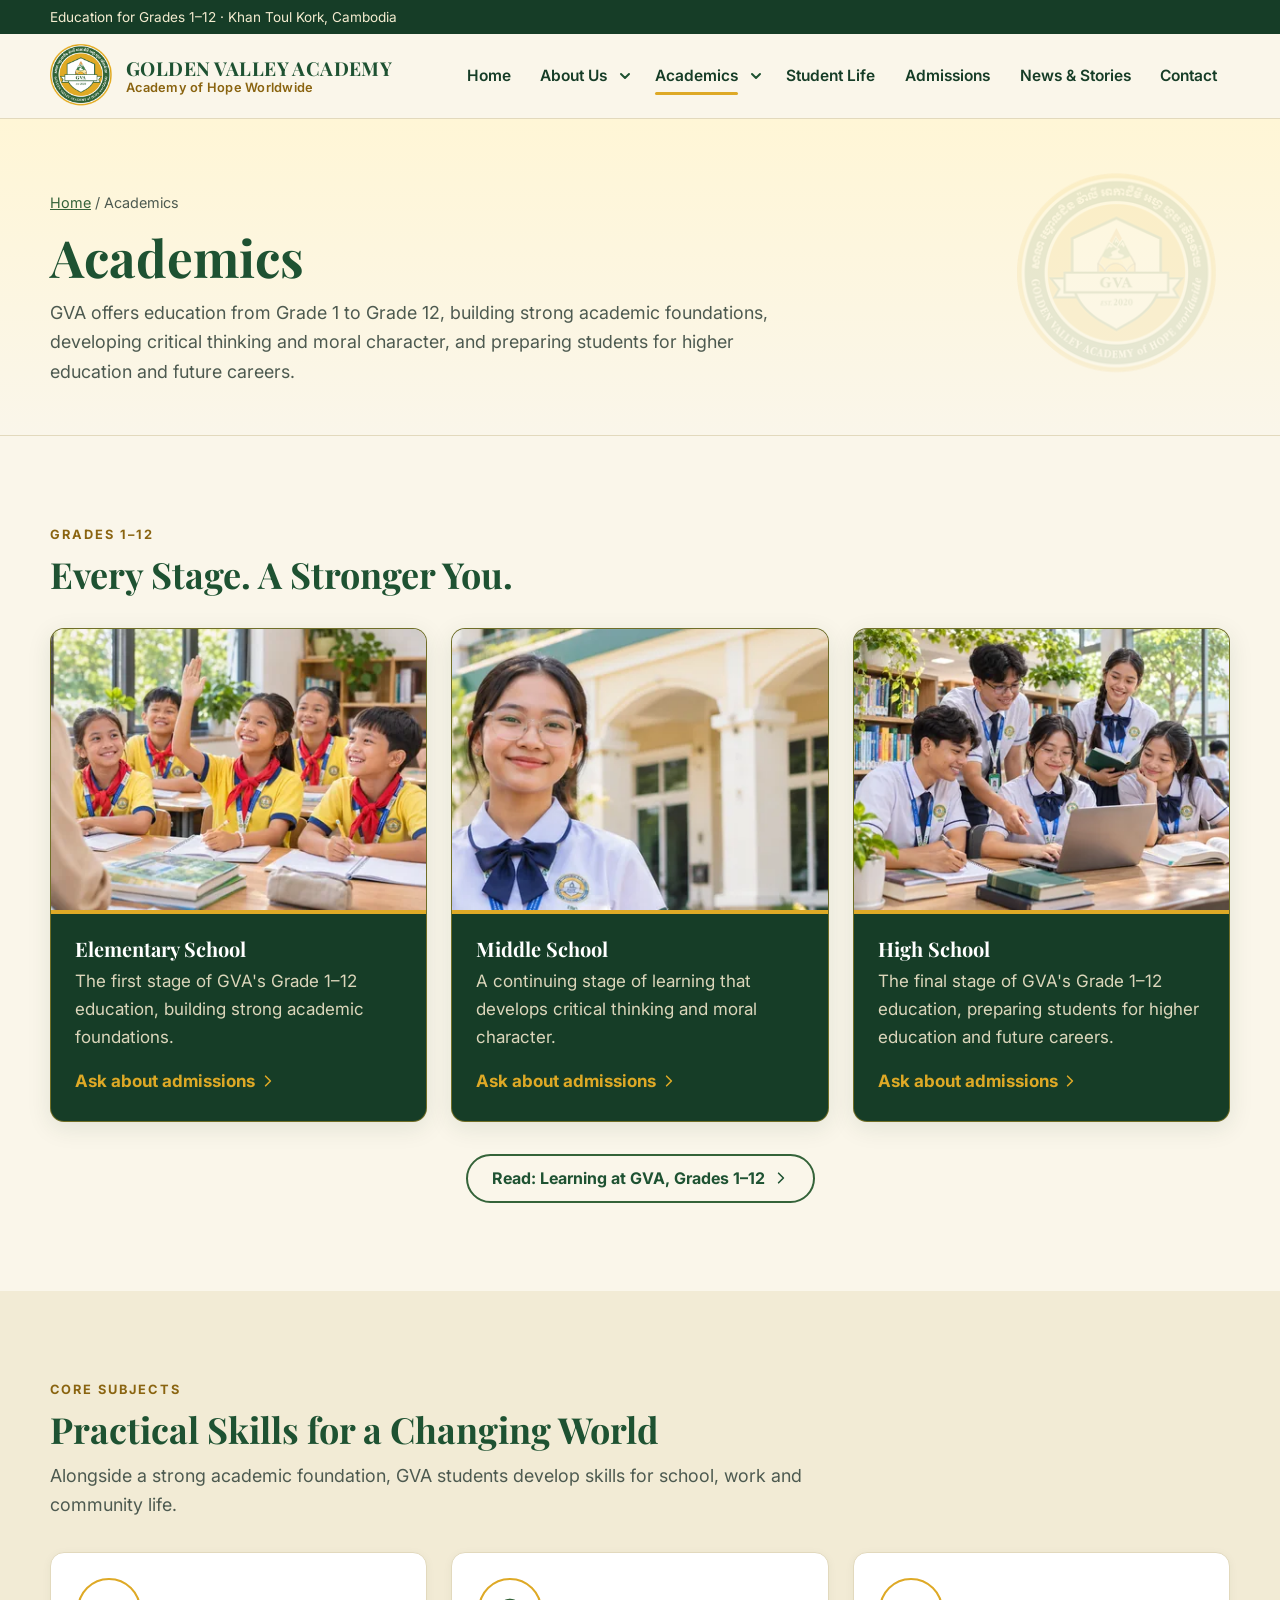
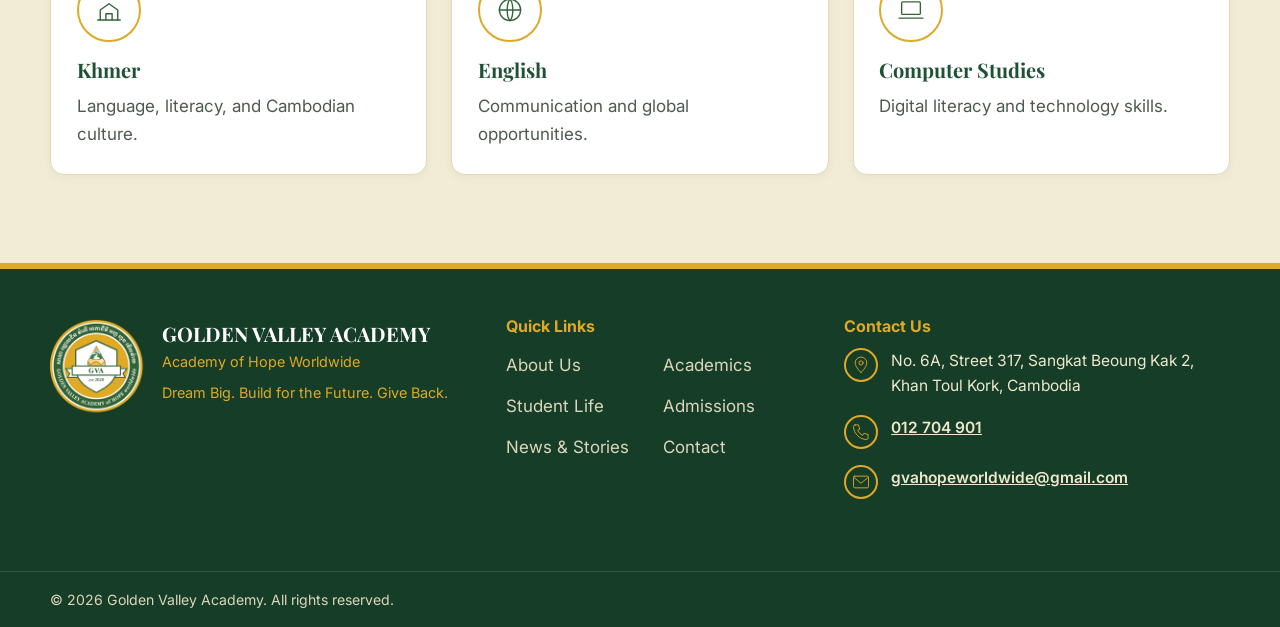
<file: academics.html>
<!doctype html>
<html lang="en">
<head>
<meta charset="utf-8">
<meta name="viewport" content="width=device-width, initial-scale=1">
<title>Academics | Golden Valley Academy</title>
<meta name="description" content="Elementary, Middle and High School at Golden Valley Academy.">
<meta name="robots" content="noindex, nofollow">
<link rel="icon" type="image/png" href="assets/img/gva-logo-64.png">
<link rel="preconnect" href="https://fonts.googleapis.com">
<link rel="preconnect" href="https://fonts.gstatic.com" crossorigin>
<link rel="stylesheet" href="https://fonts.googleapis.com/css2?family=Inter:wght@400;500;600;700&family=Playfair+Display:wght@600;700&display=swap">
<link rel="stylesheet" href="css/styles.css">
</head>
<body class="page-academics">

<a class="skip-link" href="#main">Skip to content</a>
<div class="topbar">
  <div class="container topbar-inner">
    <p class="topbar-note">Education for Grades 1–12 · Khan Toul Kork, Cambodia</p>
  </div>
</div>
<header class="site-header">
  <div class="container header-inner">
    <a class="brand" href="index.html" aria-label="Golden Valley Academy — home">
      <img src="assets/img/gva-logo-200.png" alt="" width="64" height="68">
      <span class="brand-text"><span class="brand-name">Golden Valley Academy</span><span class="brand-sub">Academy of Hope Worldwide</span></span>
    </a>
    <button class="nav-toggle" type="button" aria-expanded="false" aria-controls="primary-nav"><span class="bars" aria-hidden="true"></span><span class="sr-only">Menu</span></button>
    <nav class="primary-nav" id="primary-nav" aria-label="Primary"><ul><li><a href="index.html">Home</a></li><li class="has-sub">
        <a href="about.html">About Us</a>
        <button class="sub-toggle" type="button" aria-expanded="false" aria-controls="sub-about" aria-label="Show About Us submenu"><svg viewBox="0 0 12 12" width="12" height="12" fill="none" stroke="currentColor" stroke-width="2" stroke-linecap="round" stroke-linejoin="round" aria-hidden="true"><path d="M2 4l4 4 4-4"/></svg></button>
        <ul class="submenu" id="sub-about"><li><a href="about.html#mission">Our Mission &amp; Vision</a></li><li><a href="about.html#history">Our History</a></li><li><a href="about.html#board">Board Members</a></li><li><a href="about.html#director">School Director</a></li></ul>
      </li><li class="has-sub">
        <a href="academics.html" aria-current="page">Academics</a>
        <button class="sub-toggle" type="button" aria-expanded="false" aria-controls="sub-academics" aria-label="Show Academics submenu"><svg viewBox="0 0 12 12" width="12" height="12" fill="none" stroke="currentColor" stroke-width="2" stroke-linecap="round" stroke-linejoin="round" aria-hidden="true"><path d="M2 4l4 4 4-4"/></svg></button>
        <ul class="submenu" id="sub-academics"><li><a href="academics.html#elementary">Elementary School</a></li><li><a href="academics.html#middle">Middle School</a></li><li><a href="academics.html#high">High School</a></li><li><a href="academics.html#subjects">Core Subjects</a></li></ul>
      </li><li><a href="student-life.html">Student Life</a></li><li><a href="admissions.html">Admissions</a></li><li><a href="news.html">News &amp; Stories</a></li><li><a href="contact.html">Contact</a></li></ul></nav>
  </div>
</header>
<main id="main">


<section class="page-hero">
  <div class="container">
    <p class="crumb"><a href="index.html">Home</a> <span aria-hidden="true">/</span> Academics</p>
    <h1>Academics</h1>
    <p class="lead">GVA offers education from Grade 1 to Grade 12, building strong academic foundations, developing critical thinking and moral character, and preparing students for higher education and future careers.</p>
  </div>
</section>
<section class="section">
  <div class="container">
    <header class="section-head "><p class="eyebrow">Grades 1–12</p><h2>Every Stage. A Stronger You.</h2></header>
    <div class="grid grid-3">
      
<a class="level-card" id="elementary" href="admissions.html">
  <figure class="photo level-photo">
  <img src="assets/img/photos/elementary-learning-640.webp" srcset="assets/img/photos/elementary-learning-400.webp 400w, assets/img/photos/elementary-learning-640.webp 640w, assets/img/photos/elementary-learning-1000.webp 1000w" sizes="(min-width: 1000px) 380px, (min-width: 680px) 50vw, 100vw" width="1000" height="750" alt="Illustration of young students in yellow uniforms learning in a bright classroom, one raising a hand" loading="lazy" decoding="async" style="object-position:50% 35%">
</figure>
  <div class="level-body"><h3>Elementary School</h3><p>The first stage of GVA's Grade 1–12 education, building strong academic foundations.</p><span class="more">Ask about admissions <svg class="arrow" viewBox="0 0 20 20" width="16" height="16" fill="none" stroke="currentColor" stroke-width="2" stroke-linecap="round" stroke-linejoin="round" aria-hidden="true"><path d="M7 4l6 6-6 6"/></svg></span></div>
</a>
<a class="level-card" id="middle" href="admissions.html">
  <figure class="photo level-photo">
  <img src="assets/img/photos/middle-school-learning-560.webp" srcset="assets/img/photos/middle-school-learning-400.webp 400w, assets/img/photos/middle-school-learning-560.webp 560w" sizes="(min-width: 1000px) 380px, (min-width: 680px) 50vw, 100vw" width="560" height="420" alt="Illustration of a student in a white uniform with a navy bow tie and glasses smiling outdoors" loading="lazy" decoding="async" style="object-position:30% 30%">
</figure>
  <div class="level-body"><h3>Middle School</h3><p>A continuing stage of learning that develops critical thinking and moral character.</p><span class="more">Ask about admissions <svg class="arrow" viewBox="0 0 20 20" width="16" height="16" fill="none" stroke="currentColor" stroke-width="2" stroke-linecap="round" stroke-linejoin="round" aria-hidden="true"><path d="M7 4l6 6-6 6"/></svg></span></div>
</a>
<a class="level-card" id="high" href="admissions.html">
  <figure class="photo level-photo">
  <img src="assets/img/photos/high-school-learning-640.webp" srcset="assets/img/photos/high-school-learning-400.webp 400w, assets/img/photos/high-school-learning-640.webp 640w, assets/img/photos/high-school-learning-1000.webp 1000w" sizes="(min-width: 1000px) 380px, (min-width: 680px) 50vw, 100vw" width="1000" height="750" alt="Illustration of older students in white and navy uniforms working together on a laptop in a library" loading="lazy" decoding="async" style="object-position:50% 30%">
</figure>
  <div class="level-body"><h3>High School</h3><p>The final stage of GVA's Grade 1–12 education, preparing students for higher education and future careers.</p><span class="more">Ask about admissions <svg class="arrow" viewBox="0 0 20 20" width="16" height="16" fill="none" stroke="currentColor" stroke-width="2" stroke-linecap="round" stroke-linejoin="round" aria-hidden="true"><path d="M7 4l6 6-6 6"/></svg></span></div>
</a>
    </div>
    <p class="center more-row"><a class="btn btn-outline" href="news-learning-at-gva-grades-1-12.html">Read: Learning at GVA, Grades 1–12<svg class="arrow" viewBox="0 0 20 20" width="16" height="16" fill="none" stroke="currentColor" stroke-width="2" stroke-linecap="round" stroke-linejoin="round" aria-hidden="true"><path d="M7 4l6 6-6 6"/></svg></a></p>
  </div>
</section>
<section class="section section-cream" id="subjects">
  <div class="container">
    <header class="section-head "><p class="eyebrow">Core Subjects</p><h2>Practical Skills for a Changing World</h2><p class="lead">Alongside a strong academic foundation, GVA students develop skills for school, work and community life.</p></header>
    <div class="grid grid-3"><article class="card icon-card "><span class="icon"><svg viewBox="0 0 48 48" width="48" height="48" fill="none" stroke="currentColor" stroke-width="2.2" stroke-linecap="round" stroke-linejoin="round" aria-hidden="true" focusable="false"><path d="M6 40h36"/><path d="M10 40V24l14-10 14 10v16"/><path d="M19 40V30h10v10"/></svg></span><h3>Khmer</h3><p>Language, literacy, and Cambodian culture.</p></article><article class="card icon-card "><span class="icon"><svg viewBox="0 0 48 48" width="48" height="48" fill="none" stroke="currentColor" stroke-width="2.2" stroke-linecap="round" stroke-linejoin="round" aria-hidden="true" focusable="false"><circle cx="24" cy="24" r="17"/><path d="M7 24h34M24 7c-6 6-6 28 0 34M24 7c6 6 6 28 0 34"/></svg></span><h3>English</h3><p>Communication and global opportunities.</p></article><article class="card icon-card "><span class="icon"><svg viewBox="0 0 48 48" width="48" height="48" fill="none" stroke="currentColor" stroke-width="2.2" stroke-linecap="round" stroke-linejoin="round" aria-hidden="true" focusable="false"><rect x="9" y="11" width="30" height="20" rx="2"/><path d="M5 37h38"/></svg></span><h3>Computer Studies</h3><p>Digital literacy and technology skills.</p></article></div>
  </div>
</section>
</main>

<footer class="site-footer">
  <div class="container footer-grid">
    <div class="footer-brand">
      <img src="assets/img/gva-logo-200.png" alt="Golden Valley Academy seal" width="112" height="120" loading="lazy">
      <div>
        <p class="footer-name">Golden Valley Academy</p>
        <p class="footer-sub">Academy of Hope Worldwide</p>
        <p class="footer-motto">Dream Big. Build for the Future. Give Back.</p>
      </div>
    </div>
    <div><h2 class="footer-h">Quick Links</h2><ul class="footer-links"><li><a href="about.html">About Us</a></li><li><a href="academics.html">Academics</a></li><li><a href="student-life.html">Student Life</a></li><li><a href="admissions.html">Admissions</a></li><li><a href="news.html">News &amp; Stories</a></li><li><a href="contact.html">Contact</a></li></ul></div>
    <div><h2 class="footer-h">Contact Us</h2>
<ul class="contact-list on-dark">
  <li><span class="icon"><svg viewBox="0 0 48 48" width="48" height="48" fill="none" stroke="currentColor" stroke-width="2.2" stroke-linecap="round" stroke-linejoin="round" aria-hidden="true" focusable="false"><path d="M24 42S10 29 10 19a14 14 0 0 1 28 0c0 10-14 23-14 23z"/><circle cx="24" cy="19" r="5"/></svg></span><span>No. 6A, Street 317, Sangkat Beoung Kak 2, Khan Toul Kork, Cambodia</span></li>
  <li><span class="icon"><svg viewBox="0 0 48 48" width="48" height="48" fill="none" stroke="currentColor" stroke-width="2.2" stroke-linecap="round" stroke-linejoin="round" aria-hidden="true" focusable="false"><path d="M10 7h8l3 10-5 3a24 24 0 0 0 12 12l3-5 10 3v8a4 4 0 0 1-4 4C21 42 6 27 6 11a4 4 0 0 1 4-4z"/></svg></span><a href="tel:+85512704901">012 704 901</a></li>
  <li><span class="icon"><svg viewBox="0 0 48 48" width="48" height="48" fill="none" stroke="currentColor" stroke-width="2.2" stroke-linecap="round" stroke-linejoin="round" aria-hidden="true" focusable="false"><rect x="6" y="10" width="36" height="28" rx="3"/><path d="M7 13l17 14 17-14"/></svg></span><a href="mailto:gvahopeworldwide@gmail.com">gvahopeworldwide@gmail.com</a></li>
</ul></div>
  </div>
  <div class="footer-bottom"><div class="container"><p>© 2026 Golden Valley Academy. All rights reserved.</p></div></div>
</footer>
<script src="js/main.js" defer></script>
</body>
</html>
</file>
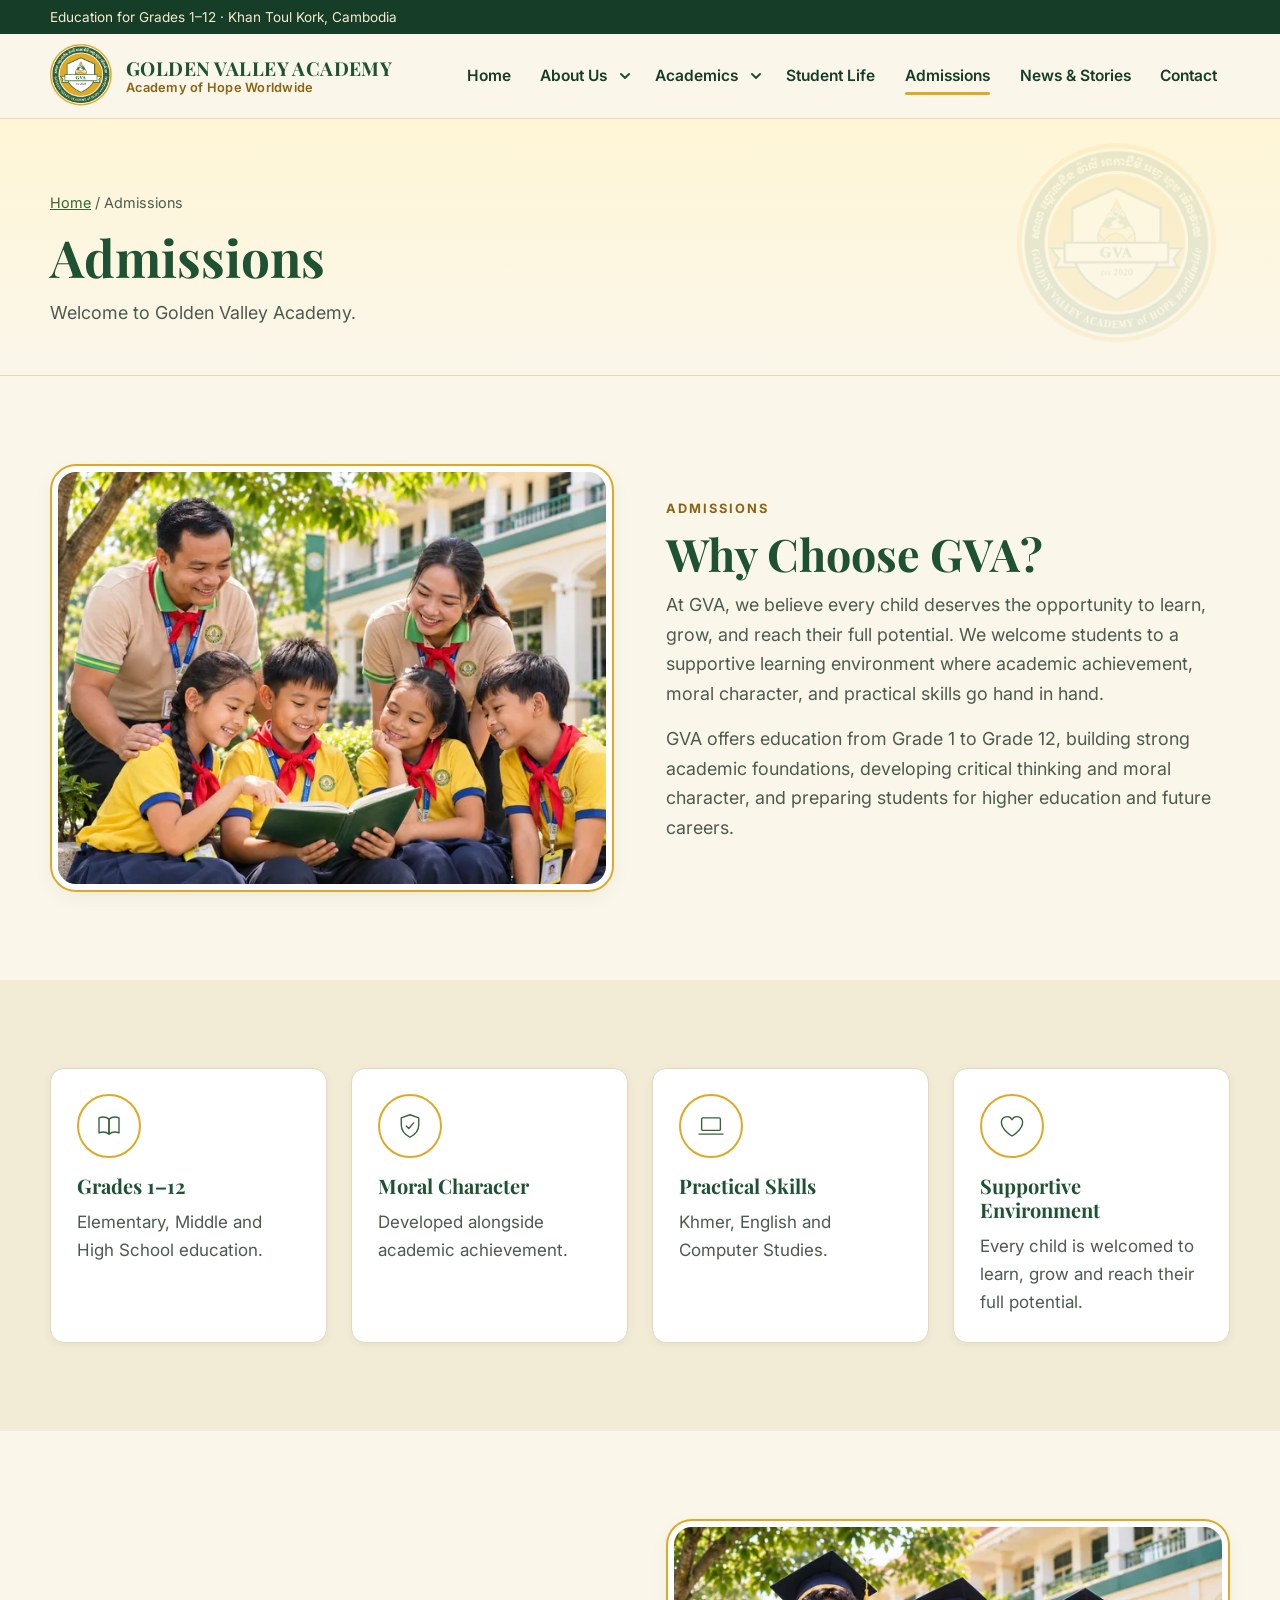
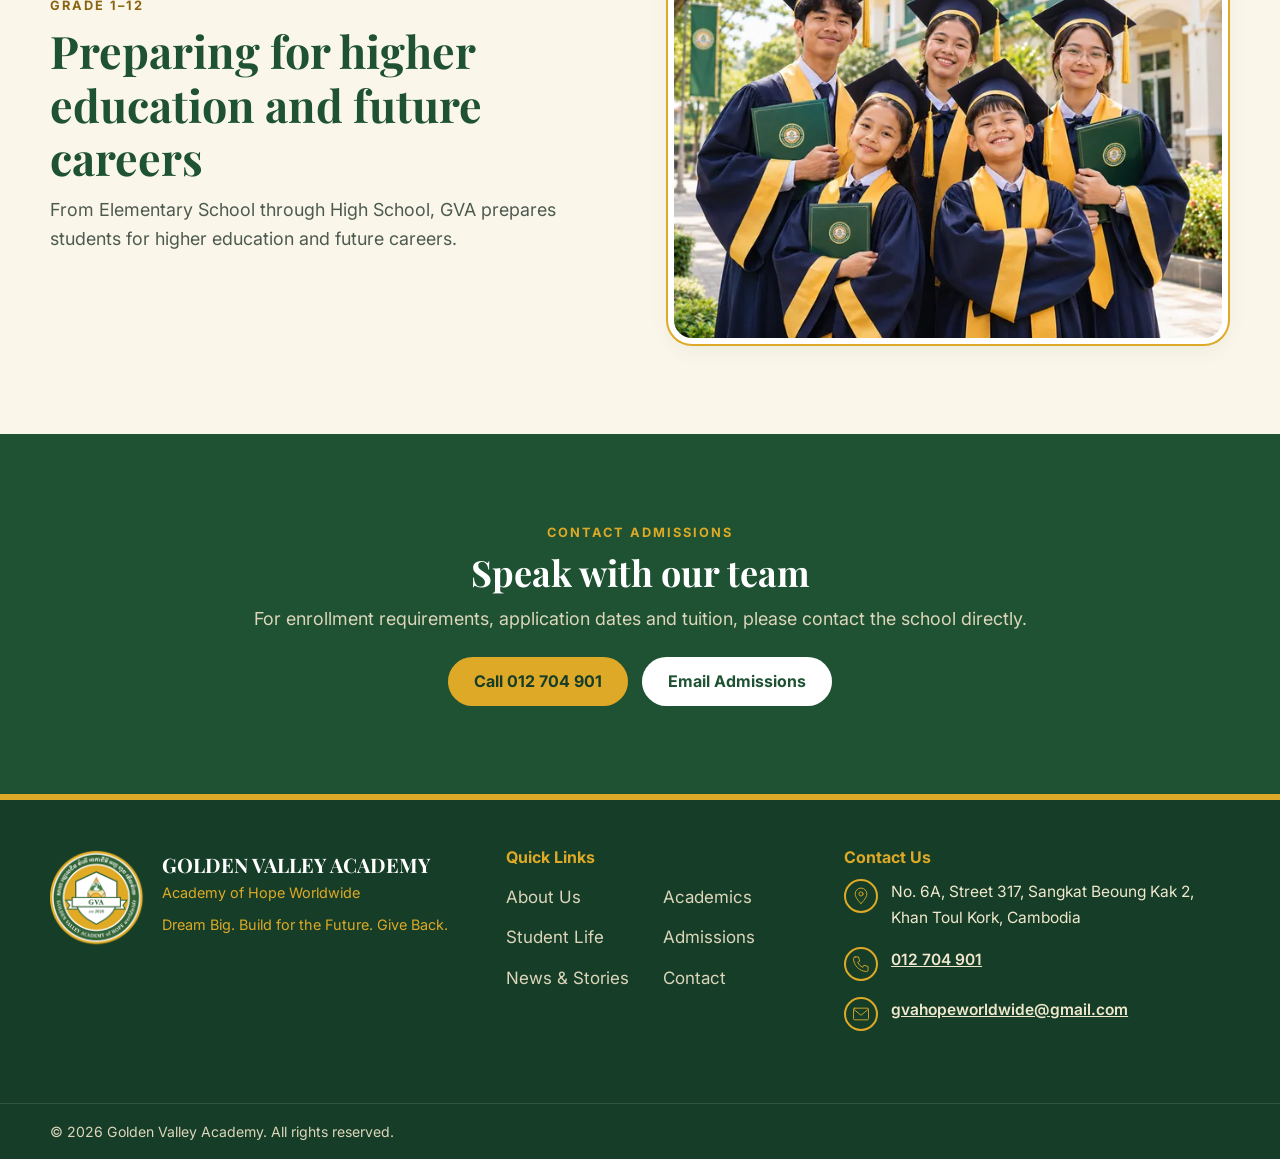
<file: admissions.html>
<!doctype html>
<html lang="en">
<head>
<meta charset="utf-8">
<meta name="viewport" content="width=device-width, initial-scale=1">
<title>Admissions | Golden Valley Academy</title>
<meta name="description" content="Why choose Golden Valley Academy and how to contact admissions.">
<meta name="robots" content="noindex, nofollow">
<link rel="icon" type="image/png" href="assets/img/gva-logo-64.png">
<link rel="preconnect" href="https://fonts.googleapis.com">
<link rel="preconnect" href="https://fonts.gstatic.com" crossorigin>
<link rel="stylesheet" href="https://fonts.googleapis.com/css2?family=Inter:wght@400;500;600;700&family=Playfair+Display:wght@600;700&display=swap">
<link rel="stylesheet" href="css/styles.css">
</head>
<body class="page-admissions">

<a class="skip-link" href="#main">Skip to content</a>
<div class="topbar">
  <div class="container topbar-inner">
    <p class="topbar-note">Education for Grades 1–12 · Khan Toul Kork, Cambodia</p>
  </div>
</div>
<header class="site-header">
  <div class="container header-inner">
    <a class="brand" href="index.html" aria-label="Golden Valley Academy — home">
      <img src="assets/img/gva-logo-200.png" alt="" width="64" height="68">
      <span class="brand-text"><span class="brand-name">Golden Valley Academy</span><span class="brand-sub">Academy of Hope Worldwide</span></span>
    </a>
    <button class="nav-toggle" type="button" aria-expanded="false" aria-controls="primary-nav"><span class="bars" aria-hidden="true"></span><span class="sr-only">Menu</span></button>
    <nav class="primary-nav" id="primary-nav" aria-label="Primary"><ul><li><a href="index.html">Home</a></li><li class="has-sub">
        <a href="about.html">About Us</a>
        <button class="sub-toggle" type="button" aria-expanded="false" aria-controls="sub-about" aria-label="Show About Us submenu"><svg viewBox="0 0 12 12" width="12" height="12" fill="none" stroke="currentColor" stroke-width="2" stroke-linecap="round" stroke-linejoin="round" aria-hidden="true"><path d="M2 4l4 4 4-4"/></svg></button>
        <ul class="submenu" id="sub-about"><li><a href="about.html#mission">Our Mission &amp; Vision</a></li><li><a href="about.html#history">Our History</a></li><li><a href="about.html#board">Board Members</a></li><li><a href="about.html#director">School Director</a></li></ul>
      </li><li class="has-sub">
        <a href="academics.html">Academics</a>
        <button class="sub-toggle" type="button" aria-expanded="false" aria-controls="sub-academics" aria-label="Show Academics submenu"><svg viewBox="0 0 12 12" width="12" height="12" fill="none" stroke="currentColor" stroke-width="2" stroke-linecap="round" stroke-linejoin="round" aria-hidden="true"><path d="M2 4l4 4 4-4"/></svg></button>
        <ul class="submenu" id="sub-academics"><li><a href="academics.html#elementary">Elementary School</a></li><li><a href="academics.html#middle">Middle School</a></li><li><a href="academics.html#high">High School</a></li><li><a href="academics.html#subjects">Core Subjects</a></li></ul>
      </li><li><a href="student-life.html">Student Life</a></li><li><a href="admissions.html" aria-current="page">Admissions</a></li><li><a href="news.html">News &amp; Stories</a></li><li><a href="contact.html">Contact</a></li></ul></nav>
  </div>
</header>
<main id="main">


<section class="page-hero">
  <div class="container">
    <p class="crumb"><a href="index.html">Home</a> <span aria-hidden="true">/</span> Admissions</p>
    <h1>Admissions</h1>
    <p class="lead">Welcome to Golden Valley Academy.</p>
  </div>
</section>
<section class="section">
  <div class="container split">
    <figure class="photo framed">
  <img src="assets/img/photos/learning-community-640.webp" srcset="assets/img/photos/learning-community-400.webp 400w, assets/img/photos/learning-community-640.webp 640w, assets/img/photos/learning-community-1000.webp 1000w" sizes="(min-width: 1000px) 560px, 100vw" width="1000" height="750" alt="Illustration of teachers and young students reading a book together outdoors" loading="lazy" decoding="async" style="object-position:50% 40%">
</figure>
    <div>
      <p class="eyebrow">Admissions</p>
      <h2 class="display">Why Choose GVA?</h2>
      <p class="lead">At GVA, we believe every child deserves the opportunity to learn, grow, and reach their full potential. We welcome students to a supportive learning environment where academic achievement, moral character, and practical skills go hand in hand.</p><p class="lead">GVA offers education from Grade 1 to Grade 12, building strong academic foundations, developing critical thinking and moral character, and preparing students for higher education and future careers.</p>
    </div>
  </div>
</section>
<section class="section section-cream">
  <div class="container"><div class="grid grid-4"><article class="card icon-card "><span class="icon"><svg viewBox="0 0 48 48" width="48" height="48" fill="none" stroke="currentColor" stroke-width="2.2" stroke-linecap="round" stroke-linejoin="round" aria-hidden="true" focusable="false"><path d="M8 11c5-2 11-2 16 2v24c-5-4-11-4-16-2z"/><path d="M40 11c-5-2-11-2-16 2v24c5-4 11-4 16-2z"/></svg></span><h3>Grades 1–12</h3><p>Elementary, Middle and High School education.</p></article><article class="card icon-card "><span class="icon"><svg viewBox="0 0 48 48" width="48" height="48" fill="none" stroke="currentColor" stroke-width="2.2" stroke-linecap="round" stroke-linejoin="round" aria-hidden="true" focusable="false"><path d="M24 6l14 5v11c0 9-6 16-14 20C16 38 10 31 10 22V11z"/><path d="M18 24l4 4 8-9"/></svg></span><h3>Moral Character</h3><p>Developed alongside academic achievement.</p></article><article class="card icon-card "><span class="icon"><svg viewBox="0 0 48 48" width="48" height="48" fill="none" stroke="currentColor" stroke-width="2.2" stroke-linecap="round" stroke-linejoin="round" aria-hidden="true" focusable="false"><rect x="9" y="11" width="30" height="20" rx="2"/><path d="M5 37h38"/></svg></span><h3>Practical Skills</h3><p>Khmer, English and Computer Studies.</p></article><article class="card icon-card "><span class="icon"><svg viewBox="0 0 48 48" width="48" height="48" fill="none" stroke="currentColor" stroke-width="2.2" stroke-linecap="round" stroke-linejoin="round" aria-hidden="true" focusable="false"><path d="M24 40S7 30 7 18a9 9 0 0 1 17-4 9 9 0 0 1 17 4c0 12-17 22-17 22z"/></svg></span><h3>Supportive Environment</h3><p>Every child is welcomed to learn, grow and reach their full potential.</p></article></div></div>
</section>
<section class="section" id="pathway">
  <div class="container split">
    <div>
      <p class="eyebrow">Grade 1–12</p>
      <h2 class="display">Preparing for higher education and future careers</h2>
      <p class="lead">From Elementary School through High School, GVA prepares students for higher education and future careers.</p>
    </div>
    <figure class="photo framed">
  <img src="assets/img/photos/education-future-640.webp" srcset="assets/img/photos/education-future-400.webp 400w, assets/img/photos/education-future-640.webp 640w, assets/img/photos/education-future-1000.webp 1000w" sizes="(min-width: 1000px) 560px, 100vw" width="1000" height="750" alt="Illustration of students in graduation gowns and caps holding green folders outdoors" loading="lazy" decoding="async" style="object-position:50% 35%">
</figure>
  </div>
</section>
<section class="section section-green" id="contact-admissions">
  <div class="container narrow center">
    <p class="eyebrow">Contact Admissions</p>
    <h2>Speak with our team</h2>
    <p class="lead">For enrollment requirements, application dates and tuition, please contact the school directly.</p>
    <div class="btn-row center">
      <a class="btn btn-primary" href="tel:+85512704901">Call 012 704 901</a>
      <a class="btn btn-light" href="mailto:gvahopeworldwide@gmail.com?subject=Admissions%20Enquiry%20-%20Golden%20Valley%20Academy">Email Admissions</a>
    </div>
  </div>
</section>
</main>

<footer class="site-footer">
  <div class="container footer-grid">
    <div class="footer-brand">
      <img src="assets/img/gva-logo-200.png" alt="Golden Valley Academy seal" width="112" height="120" loading="lazy">
      <div>
        <p class="footer-name">Golden Valley Academy</p>
        <p class="footer-sub">Academy of Hope Worldwide</p>
        <p class="footer-motto">Dream Big. Build for the Future. Give Back.</p>
      </div>
    </div>
    <div><h2 class="footer-h">Quick Links</h2><ul class="footer-links"><li><a href="about.html">About Us</a></li><li><a href="academics.html">Academics</a></li><li><a href="student-life.html">Student Life</a></li><li><a href="admissions.html">Admissions</a></li><li><a href="news.html">News &amp; Stories</a></li><li><a href="contact.html">Contact</a></li></ul></div>
    <div><h2 class="footer-h">Contact Us</h2>
<ul class="contact-list on-dark">
  <li><span class="icon"><svg viewBox="0 0 48 48" width="48" height="48" fill="none" stroke="currentColor" stroke-width="2.2" stroke-linecap="round" stroke-linejoin="round" aria-hidden="true" focusable="false"><path d="M24 42S10 29 10 19a14 14 0 0 1 28 0c0 10-14 23-14 23z"/><circle cx="24" cy="19" r="5"/></svg></span><span>No. 6A, Street 317, Sangkat Beoung Kak 2, Khan Toul Kork, Cambodia</span></li>
  <li><span class="icon"><svg viewBox="0 0 48 48" width="48" height="48" fill="none" stroke="currentColor" stroke-width="2.2" stroke-linecap="round" stroke-linejoin="round" aria-hidden="true" focusable="false"><path d="M10 7h8l3 10-5 3a24 24 0 0 0 12 12l3-5 10 3v8a4 4 0 0 1-4 4C21 42 6 27 6 11a4 4 0 0 1 4-4z"/></svg></span><a href="tel:+85512704901">012 704 901</a></li>
  <li><span class="icon"><svg viewBox="0 0 48 48" width="48" height="48" fill="none" stroke="currentColor" stroke-width="2.2" stroke-linecap="round" stroke-linejoin="round" aria-hidden="true" focusable="false"><rect x="6" y="10" width="36" height="28" rx="3"/><path d="M7 13l17 14 17-14"/></svg></span><a href="mailto:gvahopeworldwide@gmail.com">gvahopeworldwide@gmail.com</a></li>
</ul></div>
  </div>
  <div class="footer-bottom"><div class="container"><p>© 2026 Golden Valley Academy. All rights reserved.</p></div></div>
</footer>
<script src="js/main.js" defer></script>
</body>
</html>
</file>
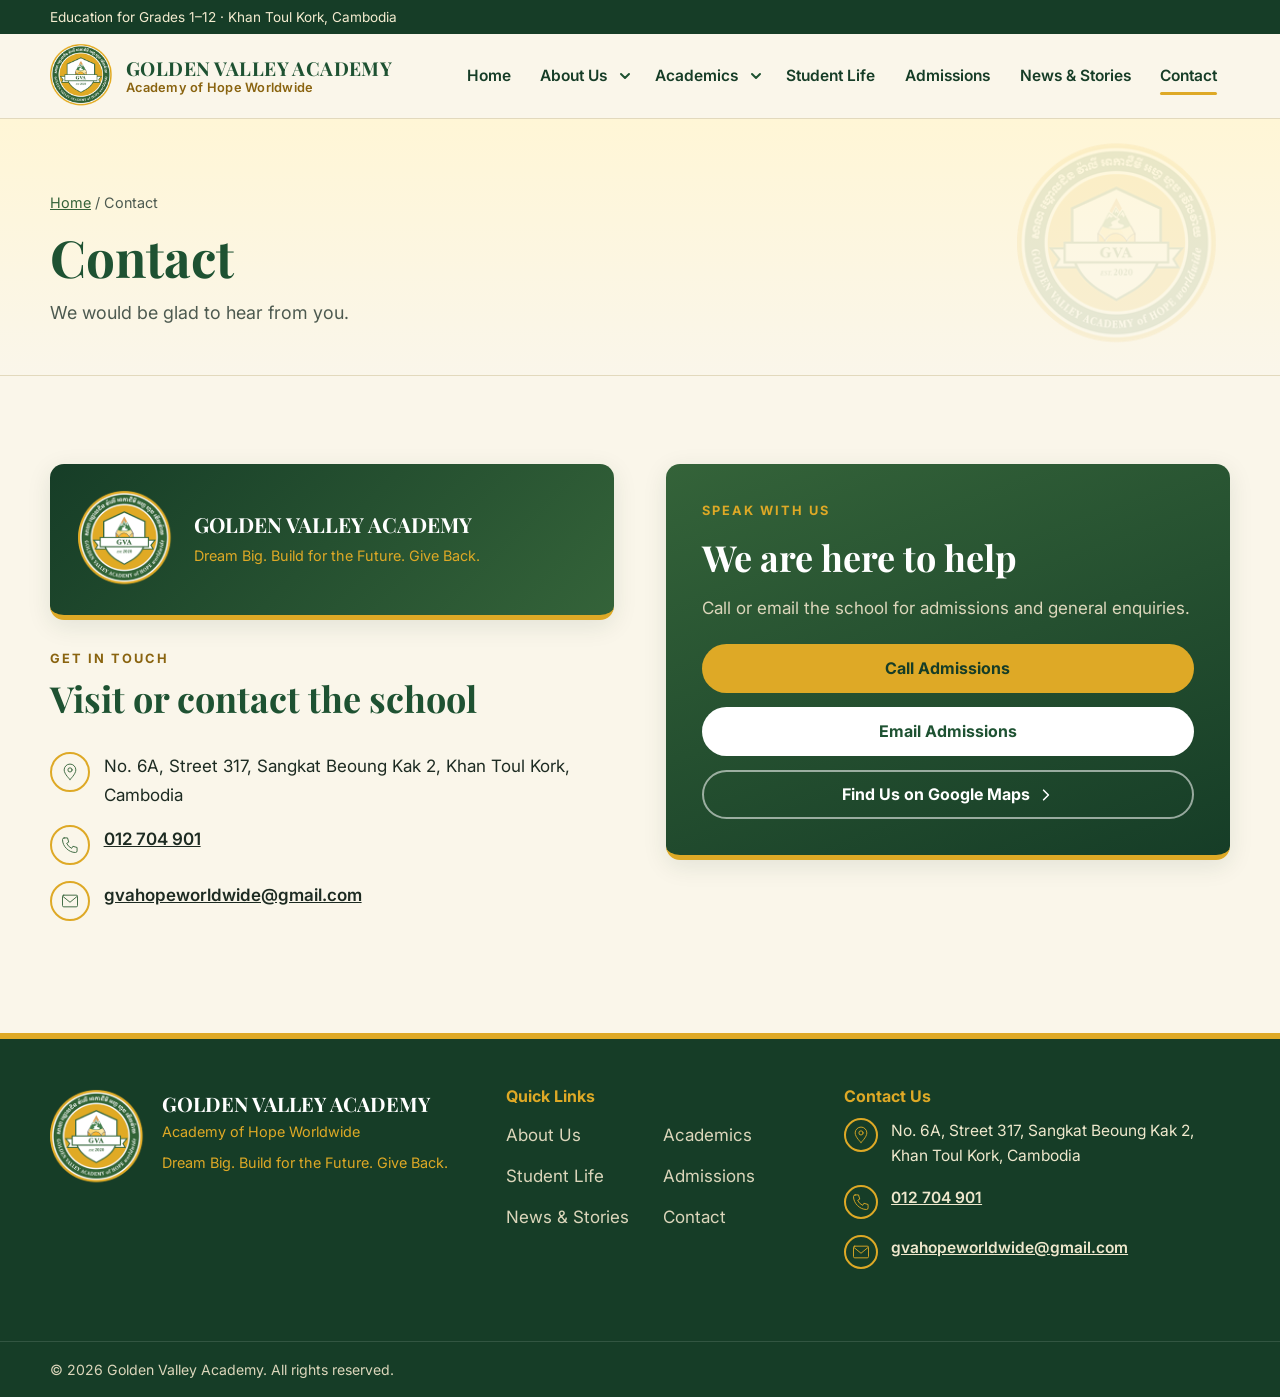
<file: contact.html>
<!doctype html>
<html lang="en">
<head>
<meta charset="utf-8">
<meta name="viewport" content="width=device-width, initial-scale=1">
<title>Contact | Golden Valley Academy</title>
<meta name="description" content="Contact Golden Valley Academy by phone or email.">
<meta name="robots" content="noindex, nofollow">
<link rel="icon" type="image/png" href="assets/img/gva-logo-64.png">
<link rel="preconnect" href="https://fonts.googleapis.com">
<link rel="preconnect" href="https://fonts.gstatic.com" crossorigin>
<link rel="stylesheet" href="https://fonts.googleapis.com/css2?family=Inter:wght@400;500;600;700&family=Playfair+Display:wght@600;700&display=swap">
<link rel="stylesheet" href="css/styles.css">
</head>
<body class="page-contact">

<a class="skip-link" href="#main">Skip to content</a>
<div class="topbar">
  <div class="container topbar-inner">
    <p class="topbar-note">Education for Grades 1–12 · Khan Toul Kork, Cambodia</p>
  </div>
</div>
<header class="site-header">
  <div class="container header-inner">
    <a class="brand" href="index.html" aria-label="Golden Valley Academy — home">
      <img src="assets/img/gva-logo-200.png" alt="" width="64" height="68">
      <span class="brand-text"><span class="brand-name">Golden Valley Academy</span><span class="brand-sub">Academy of Hope Worldwide</span></span>
    </a>
    <button class="nav-toggle" type="button" aria-expanded="false" aria-controls="primary-nav"><span class="bars" aria-hidden="true"></span><span class="sr-only">Menu</span></button>
    <nav class="primary-nav" id="primary-nav" aria-label="Primary"><ul><li><a href="index.html">Home</a></li><li class="has-sub">
        <a href="about.html">About Us</a>
        <button class="sub-toggle" type="button" aria-expanded="false" aria-controls="sub-about" aria-label="Show About Us submenu"><svg viewBox="0 0 12 12" width="12" height="12" fill="none" stroke="currentColor" stroke-width="2" stroke-linecap="round" stroke-linejoin="round" aria-hidden="true"><path d="M2 4l4 4 4-4"/></svg></button>
        <ul class="submenu" id="sub-about"><li><a href="about.html#mission">Our Mission &amp; Vision</a></li><li><a href="about.html#history">Our History</a></li><li><a href="about.html#board">Board Members</a></li><li><a href="about.html#director">School Director</a></li></ul>
      </li><li class="has-sub">
        <a href="academics.html">Academics</a>
        <button class="sub-toggle" type="button" aria-expanded="false" aria-controls="sub-academics" aria-label="Show Academics submenu"><svg viewBox="0 0 12 12" width="12" height="12" fill="none" stroke="currentColor" stroke-width="2" stroke-linecap="round" stroke-linejoin="round" aria-hidden="true"><path d="M2 4l4 4 4-4"/></svg></button>
        <ul class="submenu" id="sub-academics"><li><a href="academics.html#elementary">Elementary School</a></li><li><a href="academics.html#middle">Middle School</a></li><li><a href="academics.html#high">High School</a></li><li><a href="academics.html#subjects">Core Subjects</a></li></ul>
      </li><li><a href="student-life.html">Student Life</a></li><li><a href="admissions.html">Admissions</a></li><li><a href="news.html">News &amp; Stories</a></li><li><a href="contact.html" aria-current="page">Contact</a></li></ul></nav>
  </div>
</header>
<main id="main">


<section class="page-hero">
  <div class="container">
    <p class="crumb"><a href="index.html">Home</a> <span aria-hidden="true">/</span> Contact</p>
    <h1>Contact</h1>
    <p class="lead">We would be glad to hear from you.</p>
  </div>
</section>
<section class="section">
  <div class="container split split-top">
    <div>
      <div class="contact-seal"><img src="assets/img/gva-logo-200.png" alt="Golden Valley Academy official seal" width="120" height="128" loading="lazy"><div><p class="contact-seal-name">Golden Valley Academy</p><p class="contact-seal-motto">Dream Big. Build for the Future. Give Back.</p></div></div>
      <header class="section-head "><p class="eyebrow">Get in touch</p><h2>Visit or contact the school</h2></header>
      
<ul class="contact-list ">
  <li><span class="icon"><svg viewBox="0 0 48 48" width="48" height="48" fill="none" stroke="currentColor" stroke-width="2.2" stroke-linecap="round" stroke-linejoin="round" aria-hidden="true" focusable="false"><path d="M24 42S10 29 10 19a14 14 0 0 1 28 0c0 10-14 23-14 23z"/><circle cx="24" cy="19" r="5"/></svg></span><span>No. 6A, Street 317, Sangkat Beoung Kak 2, Khan Toul Kork, Cambodia</span></li>
  <li><span class="icon"><svg viewBox="0 0 48 48" width="48" height="48" fill="none" stroke="currentColor" stroke-width="2.2" stroke-linecap="round" stroke-linejoin="round" aria-hidden="true" focusable="false"><path d="M10 7h8l3 10-5 3a24 24 0 0 0 12 12l3-5 10 3v8a4 4 0 0 1-4 4C21 42 6 27 6 11a4 4 0 0 1 4-4z"/></svg></span><a href="tel:+85512704901">012 704 901</a></li>
  <li><span class="icon"><svg viewBox="0 0 48 48" width="48" height="48" fill="none" stroke="currentColor" stroke-width="2.2" stroke-linecap="round" stroke-linejoin="round" aria-hidden="true" focusable="false"><rect x="6" y="10" width="36" height="28" rx="3"/><path d="M7 13l17 14 17-14"/></svg></span><a href="mailto:gvahopeworldwide@gmail.com">gvahopeworldwide@gmail.com</a></li>
</ul>
    </div>
    <aside class="contact-panel" aria-labelledby="cp-title">
      <p class="eyebrow">Speak with us</p>
      <h2 id="cp-title">We are here to help</h2>
      <p>Call or email the school for admissions and general enquiries.</p>
      <a class="btn btn-primary btn-block" href="tel:+85512704901">Call Admissions</a>
      <a class="btn btn-light btn-block" href="mailto:gvahopeworldwide@gmail.com?subject=Admissions%20Enquiry%20-%20Golden%20Valley%20Academy">Email Admissions</a>
      <a class="btn btn-ghost btn-block" href="https://www.google.com/maps/search/?api=1&amp;query=No.+6A+Street+317+Sangkat+Beoung+Kak+2+Khan+Toul+Kork+Cambodia" target="_blank" rel="noopener">Find Us on Google Maps<svg class="arrow" viewBox="0 0 20 20" width="16" height="16" fill="none" stroke="currentColor" stroke-width="2" stroke-linecap="round" stroke-linejoin="round" aria-hidden="true"><path d="M7 4l6 6-6 6"/></svg></a>
    </aside>
  </div>
</section>
</main>

<footer class="site-footer">
  <div class="container footer-grid">
    <div class="footer-brand">
      <img src="assets/img/gva-logo-200.png" alt="Golden Valley Academy seal" width="112" height="120" loading="lazy">
      <div>
        <p class="footer-name">Golden Valley Academy</p>
        <p class="footer-sub">Academy of Hope Worldwide</p>
        <p class="footer-motto">Dream Big. Build for the Future. Give Back.</p>
      </div>
    </div>
    <div><h2 class="footer-h">Quick Links</h2><ul class="footer-links"><li><a href="about.html">About Us</a></li><li><a href="academics.html">Academics</a></li><li><a href="student-life.html">Student Life</a></li><li><a href="admissions.html">Admissions</a></li><li><a href="news.html">News &amp; Stories</a></li><li><a href="contact.html">Contact</a></li></ul></div>
    <div><h2 class="footer-h">Contact Us</h2>
<ul class="contact-list on-dark">
  <li><span class="icon"><svg viewBox="0 0 48 48" width="48" height="48" fill="none" stroke="currentColor" stroke-width="2.2" stroke-linecap="round" stroke-linejoin="round" aria-hidden="true" focusable="false"><path d="M24 42S10 29 10 19a14 14 0 0 1 28 0c0 10-14 23-14 23z"/><circle cx="24" cy="19" r="5"/></svg></span><span>No. 6A, Street 317, Sangkat Beoung Kak 2, Khan Toul Kork, Cambodia</span></li>
  <li><span class="icon"><svg viewBox="0 0 48 48" width="48" height="48" fill="none" stroke="currentColor" stroke-width="2.2" stroke-linecap="round" stroke-linejoin="round" aria-hidden="true" focusable="false"><path d="M10 7h8l3 10-5 3a24 24 0 0 0 12 12l3-5 10 3v8a4 4 0 0 1-4 4C21 42 6 27 6 11a4 4 0 0 1 4-4z"/></svg></span><a href="tel:+85512704901">012 704 901</a></li>
  <li><span class="icon"><svg viewBox="0 0 48 48" width="48" height="48" fill="none" stroke="currentColor" stroke-width="2.2" stroke-linecap="round" stroke-linejoin="round" aria-hidden="true" focusable="false"><rect x="6" y="10" width="36" height="28" rx="3"/><path d="M7 13l17 14 17-14"/></svg></span><a href="mailto:gvahopeworldwide@gmail.com">gvahopeworldwide@gmail.com</a></li>
</ul></div>
  </div>
  <div class="footer-bottom"><div class="container"><p>© 2026 Golden Valley Academy. All rights reserved.</p></div></div>
</footer>
<script src="js/main.js" defer></script>
</body>
</html>
</file>
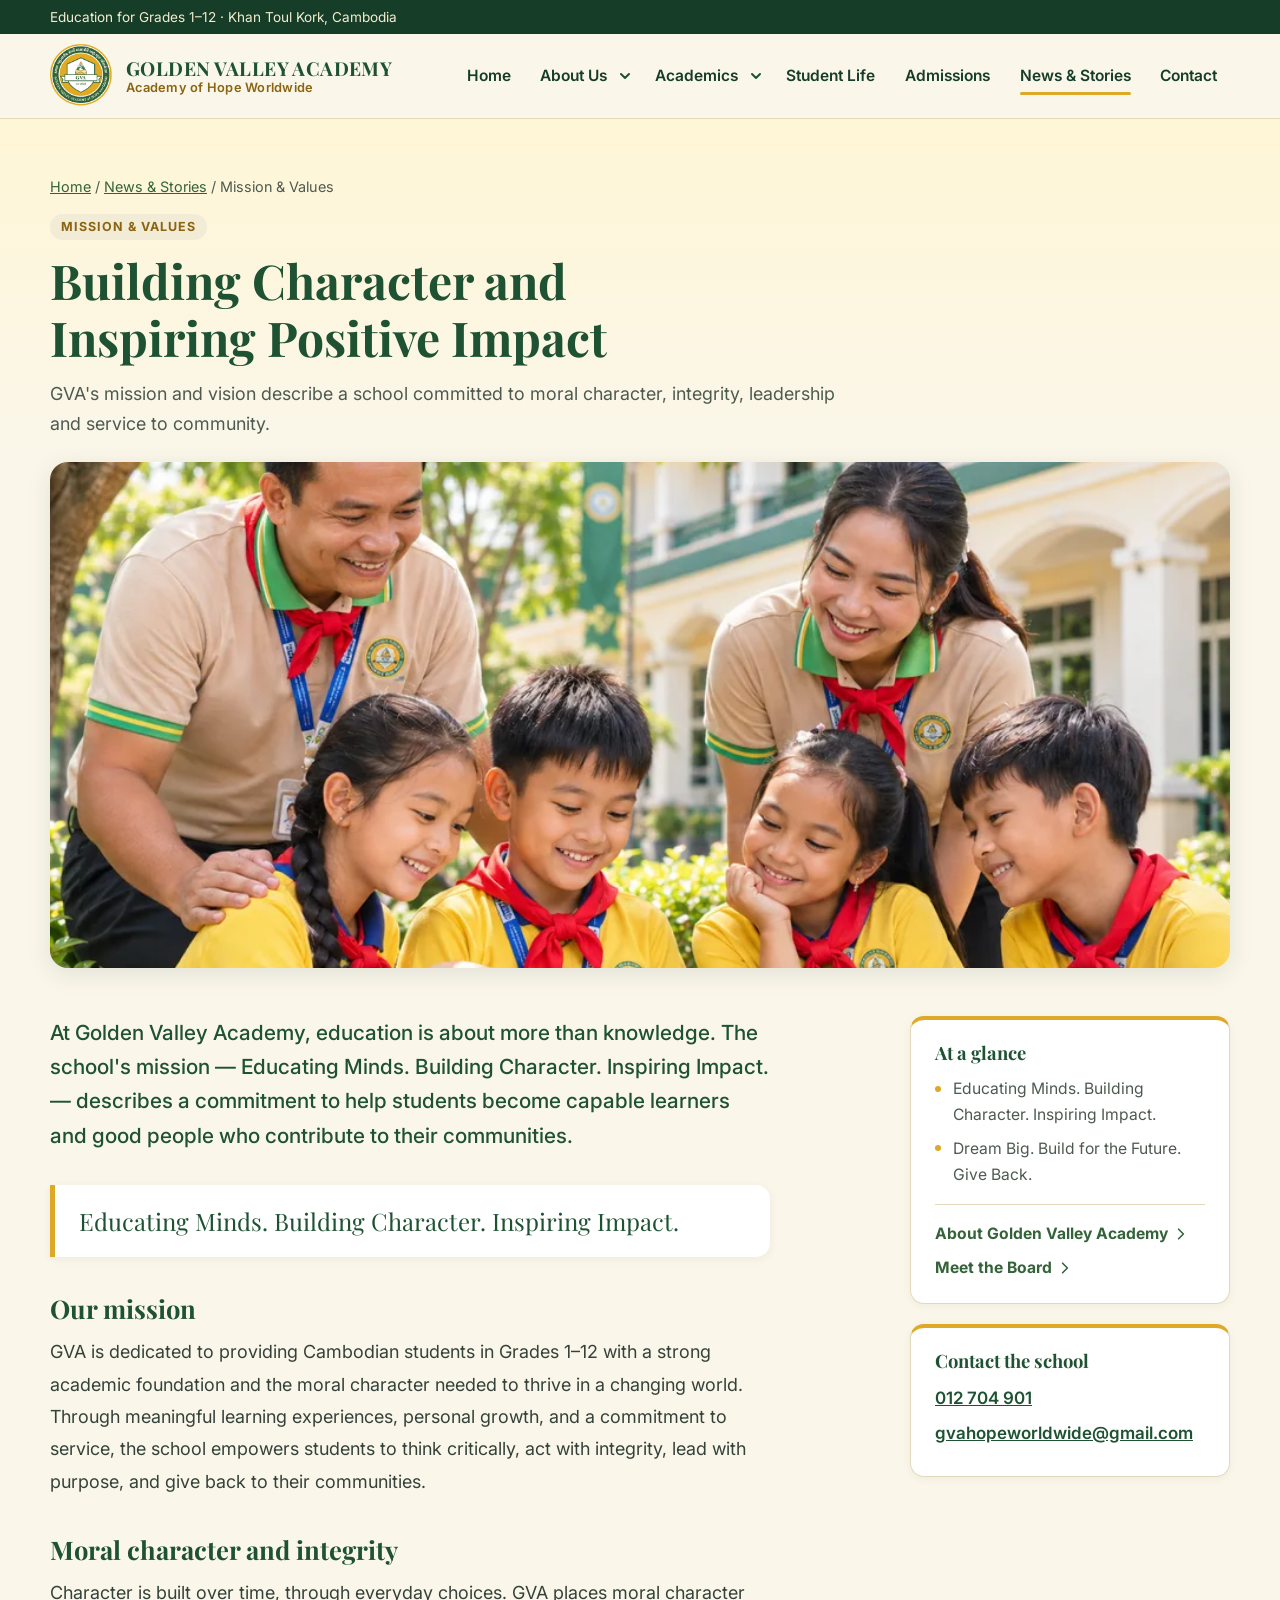
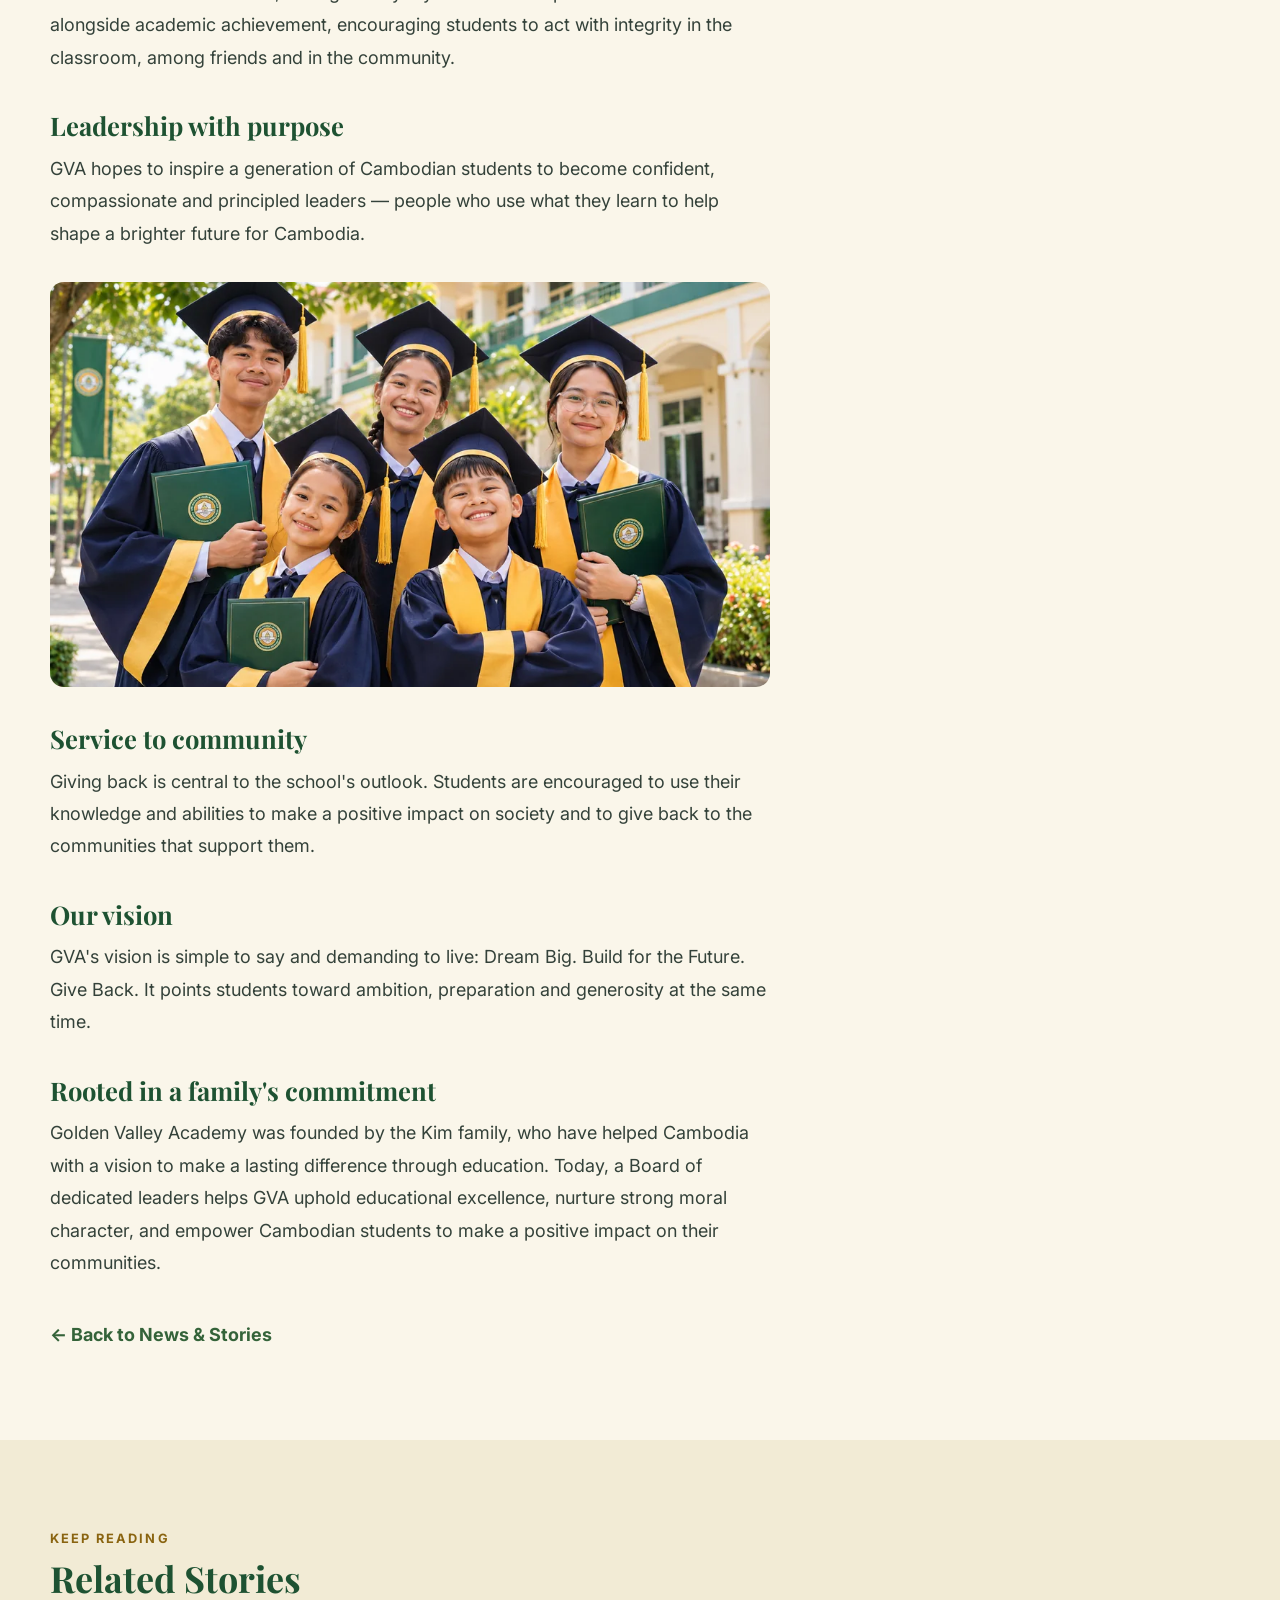
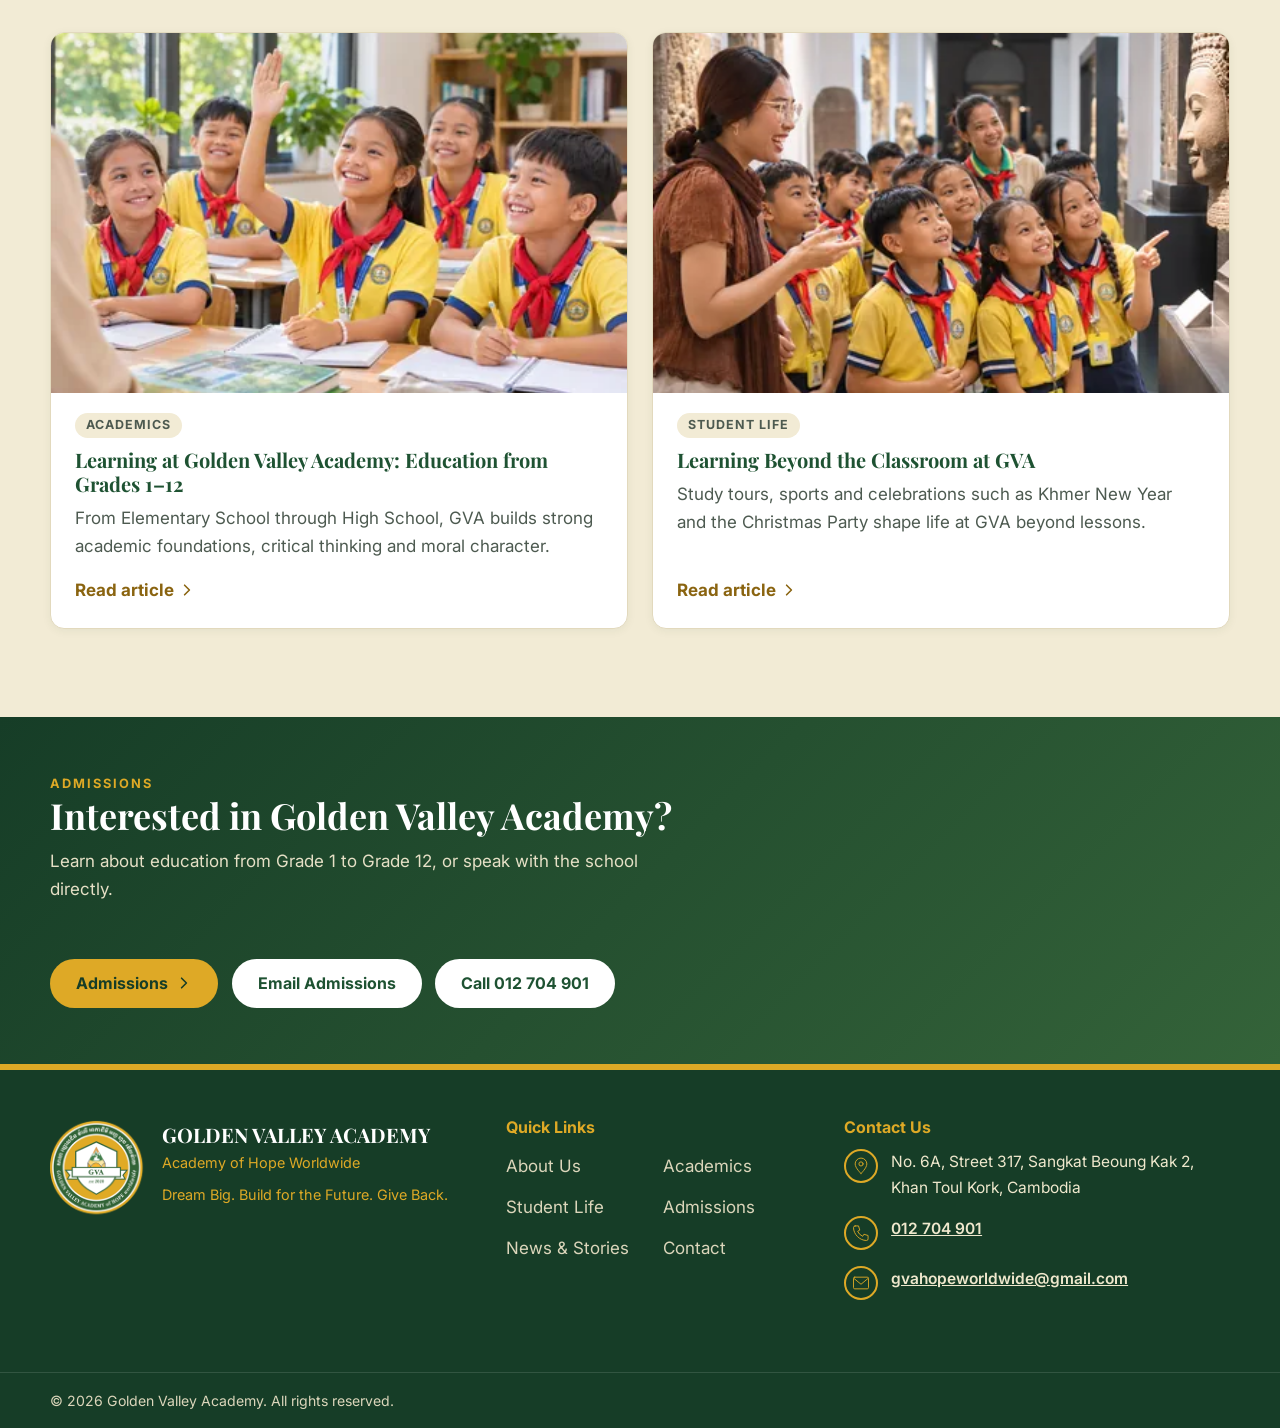
<file: news-building-character-and-positive-impact.html>
<!doctype html>
<html lang="en">
<head>
<meta charset="utf-8">
<meta name="viewport" content="width=device-width, initial-scale=1">
<title>Building Character and Inspiring Positive Impact | Golden Valley Academy</title>
<meta name="description" content="GVA's mission and vision describe a school committed to moral character, integrity, leadership and service to community.">
<meta name="robots" content="noindex, nofollow">
<link rel="icon" type="image/png" href="assets/img/gva-logo-64.png">
<link rel="preconnect" href="https://fonts.googleapis.com">
<link rel="preconnect" href="https://fonts.gstatic.com" crossorigin>
<link rel="stylesheet" href="https://fonts.googleapis.com/css2?family=Inter:wght@400;500;600;700&family=Playfair+Display:wght@600;700&display=swap">
<link rel="stylesheet" href="css/styles.css">
</head>
<body class="page-article-building-character-and-positive-impact">

<a class="skip-link" href="#main">Skip to content</a>
<div class="topbar">
  <div class="container topbar-inner">
    <p class="topbar-note">Education for Grades 1–12 · Khan Toul Kork, Cambodia</p>
  </div>
</div>
<header class="site-header">
  <div class="container header-inner">
    <a class="brand" href="index.html" aria-label="Golden Valley Academy — home">
      <img src="assets/img/gva-logo-200.png" alt="" width="64" height="68">
      <span class="brand-text"><span class="brand-name">Golden Valley Academy</span><span class="brand-sub">Academy of Hope Worldwide</span></span>
    </a>
    <button class="nav-toggle" type="button" aria-expanded="false" aria-controls="primary-nav"><span class="bars" aria-hidden="true"></span><span class="sr-only">Menu</span></button>
    <nav class="primary-nav" id="primary-nav" aria-label="Primary"><ul><li><a href="index.html">Home</a></li><li class="has-sub">
        <a href="about.html">About Us</a>
        <button class="sub-toggle" type="button" aria-expanded="false" aria-controls="sub-about" aria-label="Show About Us submenu"><svg viewBox="0 0 12 12" width="12" height="12" fill="none" stroke="currentColor" stroke-width="2" stroke-linecap="round" stroke-linejoin="round" aria-hidden="true"><path d="M2 4l4 4 4-4"/></svg></button>
        <ul class="submenu" id="sub-about"><li><a href="about.html#mission">Our Mission &amp; Vision</a></li><li><a href="about.html#history">Our History</a></li><li><a href="about.html#board">Board Members</a></li><li><a href="about.html#director">School Director</a></li></ul>
      </li><li class="has-sub">
        <a href="academics.html">Academics</a>
        <button class="sub-toggle" type="button" aria-expanded="false" aria-controls="sub-academics" aria-label="Show Academics submenu"><svg viewBox="0 0 12 12" width="12" height="12" fill="none" stroke="currentColor" stroke-width="2" stroke-linecap="round" stroke-linejoin="round" aria-hidden="true"><path d="M2 4l4 4 4-4"/></svg></button>
        <ul class="submenu" id="sub-academics"><li><a href="academics.html#elementary">Elementary School</a></li><li><a href="academics.html#middle">Middle School</a></li><li><a href="academics.html#high">High School</a></li><li><a href="academics.html#subjects">Core Subjects</a></li></ul>
      </li><li><a href="student-life.html">Student Life</a></li><li><a href="admissions.html">Admissions</a></li><li><a href="news.html" aria-current="page">News &amp; Stories</a></li><li><a href="contact.html">Contact</a></li></ul></nav>
  </div>
</header>
<main id="main">

<section class="article-head">
  <div class="container">
    <p class="crumb"><a href="index.html">Home</a> <span aria-hidden="true">/</span> <a href="news.html">News &amp; Stories</a> <span aria-hidden="true">/</span> Mission &amp; Values</p>
    <p class="news-tag">Mission &amp; Values</p>
    <h1>Building Character and Inspiring Positive Impact</h1>
    <p class="lead">GVA's mission and vision describe a school committed to moral character, integrity, leadership and service to community.</p>
  </div>
</section>
<div class="container article-hero"><figure class="photo article-hero-photo">
  <img src="assets/img/photos/learning-community-640.webp" srcset="assets/img/photos/learning-community-400.webp 400w, assets/img/photos/learning-community-640.webp 640w, assets/img/photos/learning-community-1000.webp 1000w" sizes="(min-width: 1180px) 1180px, 100vw" width="1000" height="750" alt="Illustration of teachers and young students reading a book together outdoors" loading="lazy" decoding="async" style="object-position:50% 40%">
</figure></div>
<section class="section article-section">
  <div class="container article-layout">
    <article class="article-body">
      <p class="article-lead">At Golden Valley Academy, education is about more than knowledge. The school's mission — Educating Minds. Building Character. Inspiring Impact. — describes a commitment to help students become capable learners and good people who contribute to their communities.</p>
      <blockquote class="pullquote">Educating Minds. Building Character. Inspiring Impact.</blockquote>
      
      
      <h2>Our mission</h2>
      <p>GVA is dedicated to providing Cambodian students in Grades 1–12 with a strong academic foundation and the moral character needed to thrive in a changing world. Through meaningful learning experiences, personal growth, and a commitment to service, the school empowers students to think critically, act with integrity, lead with purpose, and give back to their communities.</p>
      
      
      <h2>Moral character and integrity</h2>
      <p>Character is built over time, through everyday choices. GVA places moral character alongside academic achievement, encouraging students to act with integrity in the classroom, among friends and in the community.</p>
      
      
      <h2>Leadership with purpose</h2>
      <p>GVA hopes to inspire a generation of Cambodian students to become confident, compassionate and principled leaders — people who use what they learn to help shape a brighter future for Cambodia.</p>
      
      <figure class="photo article-inline">
  <img src="assets/img/photos/education-future-640.webp" srcset="assets/img/photos/education-future-400.webp 400w, assets/img/photos/education-future-640.webp 640w, assets/img/photos/education-future-1000.webp 1000w" sizes="(min-width: 900px) 700px, 100vw" width="1000" height="750" alt="Illustration of students in graduation gowns and caps holding green folders outdoors" loading="lazy" decoding="async" style="object-position:50% 35%">
</figure>
      <h2>Service to community</h2>
      <p>Giving back is central to the school's outlook. Students are encouraged to use their knowledge and abilities to make a positive impact on society and to give back to the communities that support them.</p>
      
      
      <h2>Our vision</h2>
      <p>GVA's vision is simple to say and demanding to live: Dream Big. Build for the Future. Give Back. It points students toward ambition, preparation and generosity at the same time.</p>
      
      
      <h2>Rooted in a family's commitment</h2>
      <p>Golden Valley Academy was founded by the Kim family, who have helped Cambodia with a vision to make a lasting difference through education. Today, a Board of dedicated leaders helps GVA uphold educational excellence, nurture strong moral character, and empower Cambodian students to make a positive impact on their communities.</p>
      
      <p class="back-row"><a class="back-link" href="news.html"><span aria-hidden="true">←</span> Back to News &amp; Stories</a></p>
    </article>
    <aside class="article-aside" aria-label="Related school information">
      <div class="aside-card">
        <h2>At a glance</h2>
        <ul><li>Educating Minds. Building Character. Inspiring Impact.</li><li>Dream Big. Build for the Future. Give Back.</li></ul>
        <ul class="aside-links"><li><a href="about.html">About Golden Valley Academy <svg class="arrow" viewBox="0 0 20 20" width="16" height="16" fill="none" stroke="currentColor" stroke-width="2" stroke-linecap="round" stroke-linejoin="round" aria-hidden="true"><path d="M7 4l6 6-6 6"/></svg></a></li><li><a href="about.html#board">Meet the Board <svg class="arrow" viewBox="0 0 20 20" width="16" height="16" fill="none" stroke="currentColor" stroke-width="2" stroke-linecap="round" stroke-linejoin="round" aria-hidden="true"><path d="M7 4l6 6-6 6"/></svg></a></li></ul>
      </div>
      <div class="aside-card aside-contact">
        <h2>Contact the school</h2>
        <p><a href="tel:+85512704901">012 704 901</a></p>
        <p><a href="mailto:gvahopeworldwide@gmail.com">gvahopeworldwide@gmail.com</a></p>
      </div>
    </aside>
  </div>
</section>
<section class="section section-cream">
  <div class="container">
    <header class="section-head "><p class="eyebrow">Keep Reading</p><h2>Related Stories</h2></header>
    <div class="grid grid-2">
<a class="article-card" href="news-learning-at-gva-grades-1-12.html">
  <figure class="photo article-photo">
  <img src="assets/img/photos/elementary-learning-640.webp" srcset="assets/img/photos/elementary-learning-400.webp 400w, assets/img/photos/elementary-learning-640.webp 640w, assets/img/photos/elementary-learning-1000.webp 1000w" sizes="(min-width: 1000px) 380px, (min-width: 680px) 50vw, 100vw" width="1000" height="750" alt="Illustration of young students in yellow uniforms learning in a bright classroom, one raising a hand" loading="lazy" decoding="async" style="object-position:50% 35%">
</figure>
  <div class="article-card-body">
    <p class="news-tag">Academics</p>
    <h3>Learning at Golden Valley Academy: Education from Grades 1–12</h3>
    <p>From Elementary School through High School, GVA builds strong academic foundations, critical thinking and moral character.</p>
    <span class="more">Read article <svg class="arrow" viewBox="0 0 20 20" width="16" height="16" fill="none" stroke="currentColor" stroke-width="2" stroke-linecap="round" stroke-linejoin="round" aria-hidden="true"><path d="M7 4l6 6-6 6"/></svg></span>
  </div>
</a>
<a class="article-card" href="news-learning-beyond-the-classroom.html">
  <figure class="photo article-photo">
  <img src="assets/img/photos/study-tour-640.webp" srcset="assets/img/photos/study-tour-400.webp 400w, assets/img/photos/study-tour-640.webp 640w, assets/img/photos/study-tour-1000.webp 1000w" sizes="(min-width: 1000px) 380px, (min-width: 680px) 50vw, 100vw" width="1000" height="750" alt="Illustration of a teacher and students in yellow uniforms looking at sculptures during a museum visit" loading="lazy" decoding="async" style="object-position:40% 40%">
</figure>
  <div class="article-card-body">
    <p class="news-tag">Student Life</p>
    <h3>Learning Beyond the Classroom at GVA</h3>
    <p>Study tours, sports and celebrations such as Khmer New Year and the Christmas Party shape life at GVA beyond lessons.</p>
    <span class="more">Read article <svg class="arrow" viewBox="0 0 20 20" width="16" height="16" fill="none" stroke="currentColor" stroke-width="2" stroke-linecap="round" stroke-linejoin="round" aria-hidden="true"><path d="M7 4l6 6-6 6"/></svg></span>
  </div>
</a></div>
  </div>
</section>
<section class="cta-band">
  <div class="container cta-inner">
    <div><p class="eyebrow">Admissions</p><h2>Interested in Golden Valley Academy?</h2><p>Learn about education from Grade 1 to Grade 12, or speak with the school directly.</p></div>
    <div class="btn-row">
      <a class="btn btn-primary" href="admissions.html">Admissions<svg class="arrow" viewBox="0 0 20 20" width="16" height="16" fill="none" stroke="currentColor" stroke-width="2" stroke-linecap="round" stroke-linejoin="round" aria-hidden="true"><path d="M7 4l6 6-6 6"/></svg></a>
      <a class="btn btn-light" href="mailto:gvahopeworldwide@gmail.com?subject=Admissions%20Enquiry%20-%20Golden%20Valley%20Academy">Email Admissions</a>
      <a class="btn btn-light" href="tel:+85512704901">Call 012 704 901</a>
    </div>
  </div>
</section>
</main>

<footer class="site-footer">
  <div class="container footer-grid">
    <div class="footer-brand">
      <img src="assets/img/gva-logo-200.png" alt="Golden Valley Academy seal" width="112" height="120" loading="lazy">
      <div>
        <p class="footer-name">Golden Valley Academy</p>
        <p class="footer-sub">Academy of Hope Worldwide</p>
        <p class="footer-motto">Dream Big. Build for the Future. Give Back.</p>
      </div>
    </div>
    <div><h2 class="footer-h">Quick Links</h2><ul class="footer-links"><li><a href="about.html">About Us</a></li><li><a href="academics.html">Academics</a></li><li><a href="student-life.html">Student Life</a></li><li><a href="admissions.html">Admissions</a></li><li><a href="news.html">News &amp; Stories</a></li><li><a href="contact.html">Contact</a></li></ul></div>
    <div><h2 class="footer-h">Contact Us</h2>
<ul class="contact-list on-dark">
  <li><span class="icon"><svg viewBox="0 0 48 48" width="48" height="48" fill="none" stroke="currentColor" stroke-width="2.2" stroke-linecap="round" stroke-linejoin="round" aria-hidden="true" focusable="false"><path d="M24 42S10 29 10 19a14 14 0 0 1 28 0c0 10-14 23-14 23z"/><circle cx="24" cy="19" r="5"/></svg></span><span>No. 6A, Street 317, Sangkat Beoung Kak 2, Khan Toul Kork, Cambodia</span></li>
  <li><span class="icon"><svg viewBox="0 0 48 48" width="48" height="48" fill="none" stroke="currentColor" stroke-width="2.2" stroke-linecap="round" stroke-linejoin="round" aria-hidden="true" focusable="false"><path d="M10 7h8l3 10-5 3a24 24 0 0 0 12 12l3-5 10 3v8a4 4 0 0 1-4 4C21 42 6 27 6 11a4 4 0 0 1 4-4z"/></svg></span><a href="tel:+85512704901">012 704 901</a></li>
  <li><span class="icon"><svg viewBox="0 0 48 48" width="48" height="48" fill="none" stroke="currentColor" stroke-width="2.2" stroke-linecap="round" stroke-linejoin="round" aria-hidden="true" focusable="false"><rect x="6" y="10" width="36" height="28" rx="3"/><path d="M7 13l17 14 17-14"/></svg></span><a href="mailto:gvahopeworldwide@gmail.com">gvahopeworldwide@gmail.com</a></li>
</ul></div>
  </div>
  <div class="footer-bottom"><div class="container"><p>© 2026 Golden Valley Academy. All rights reserved.</p></div></div>
</footer>
<script src="js/main.js" defer></script>
</body>
</html>
</file>
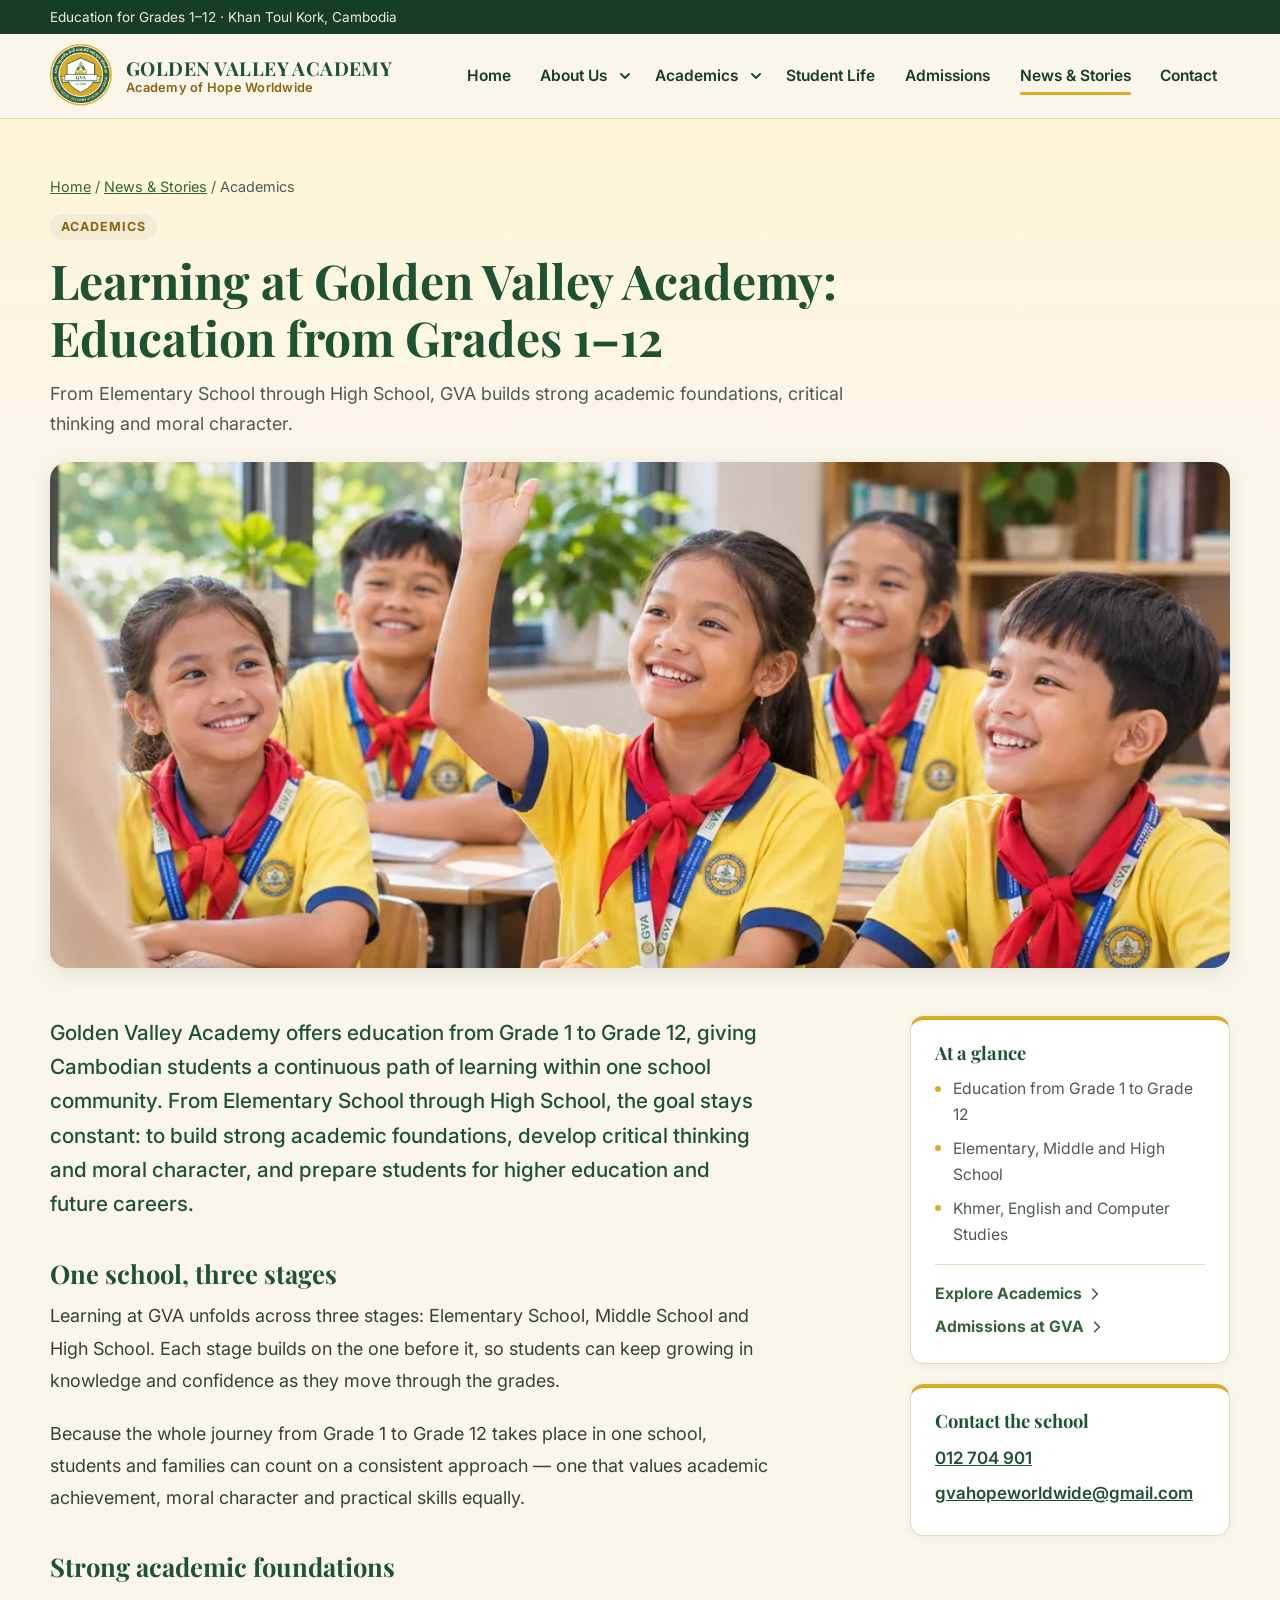
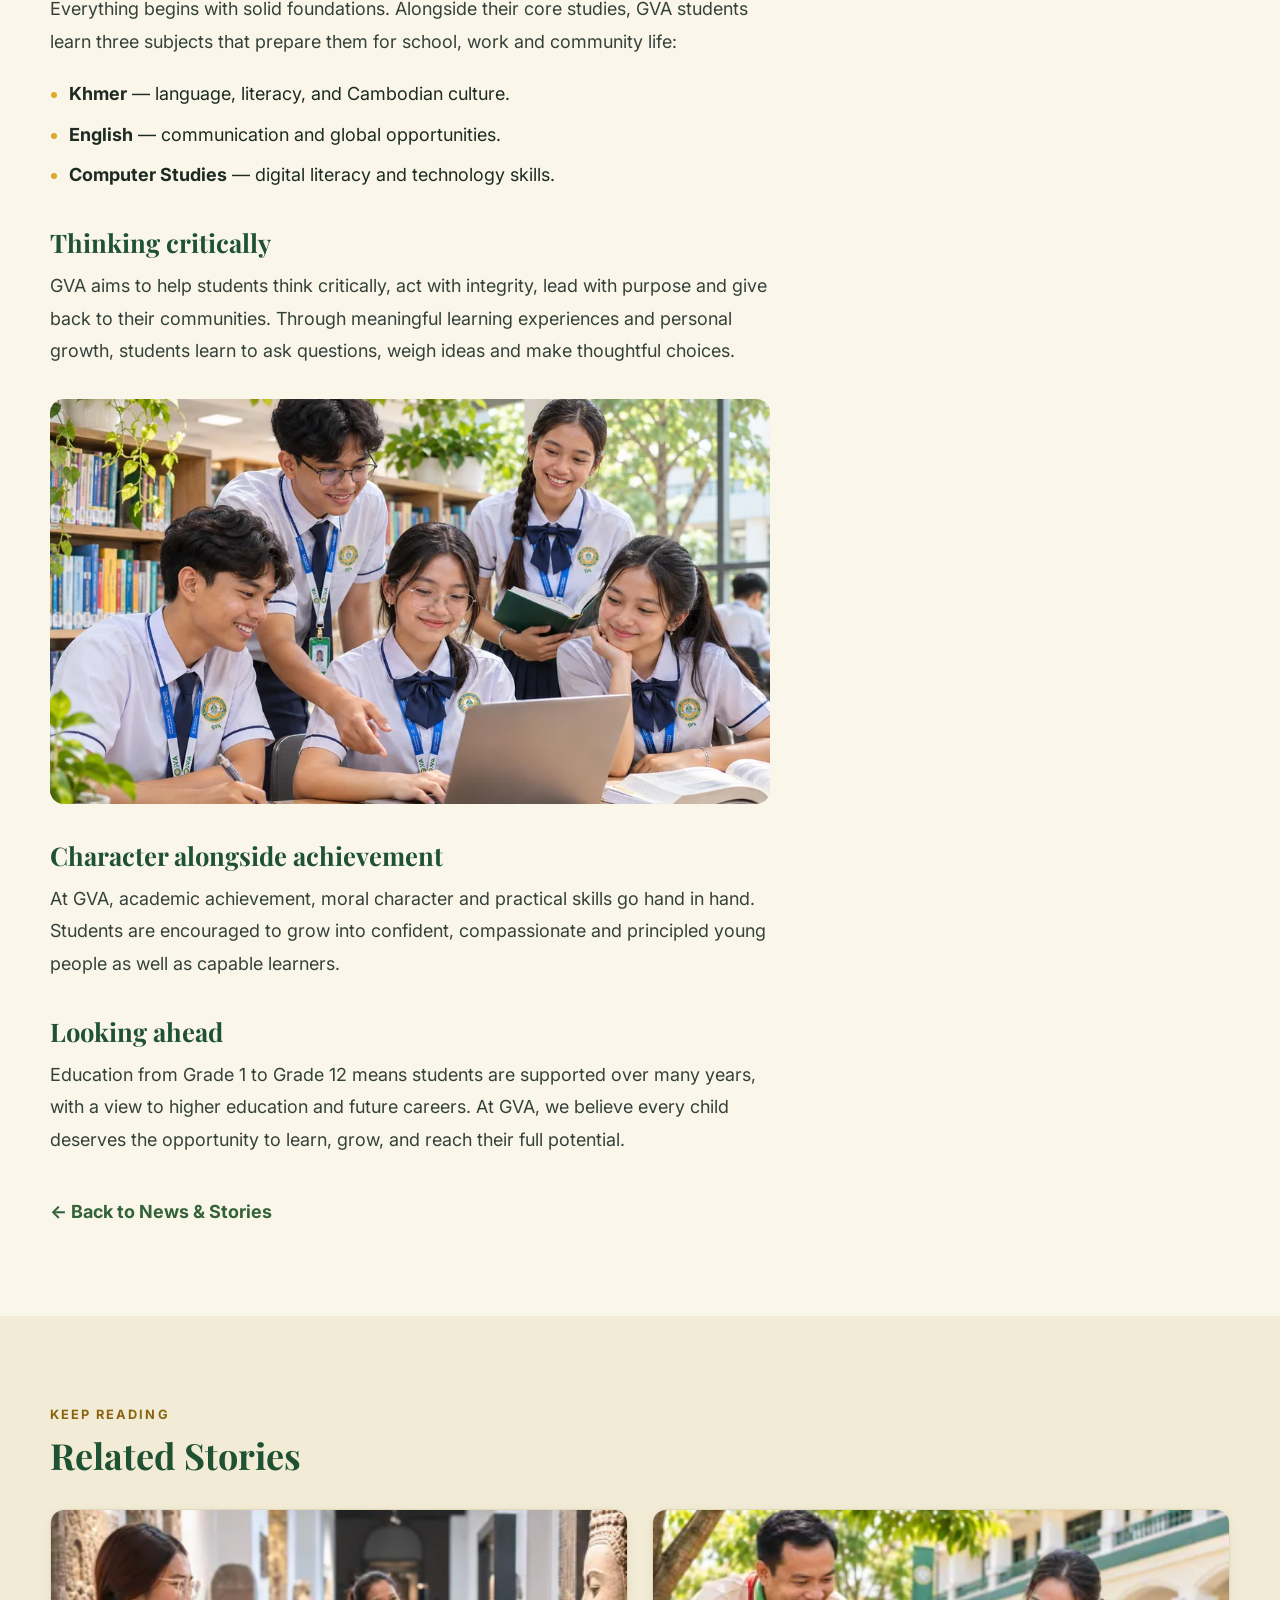
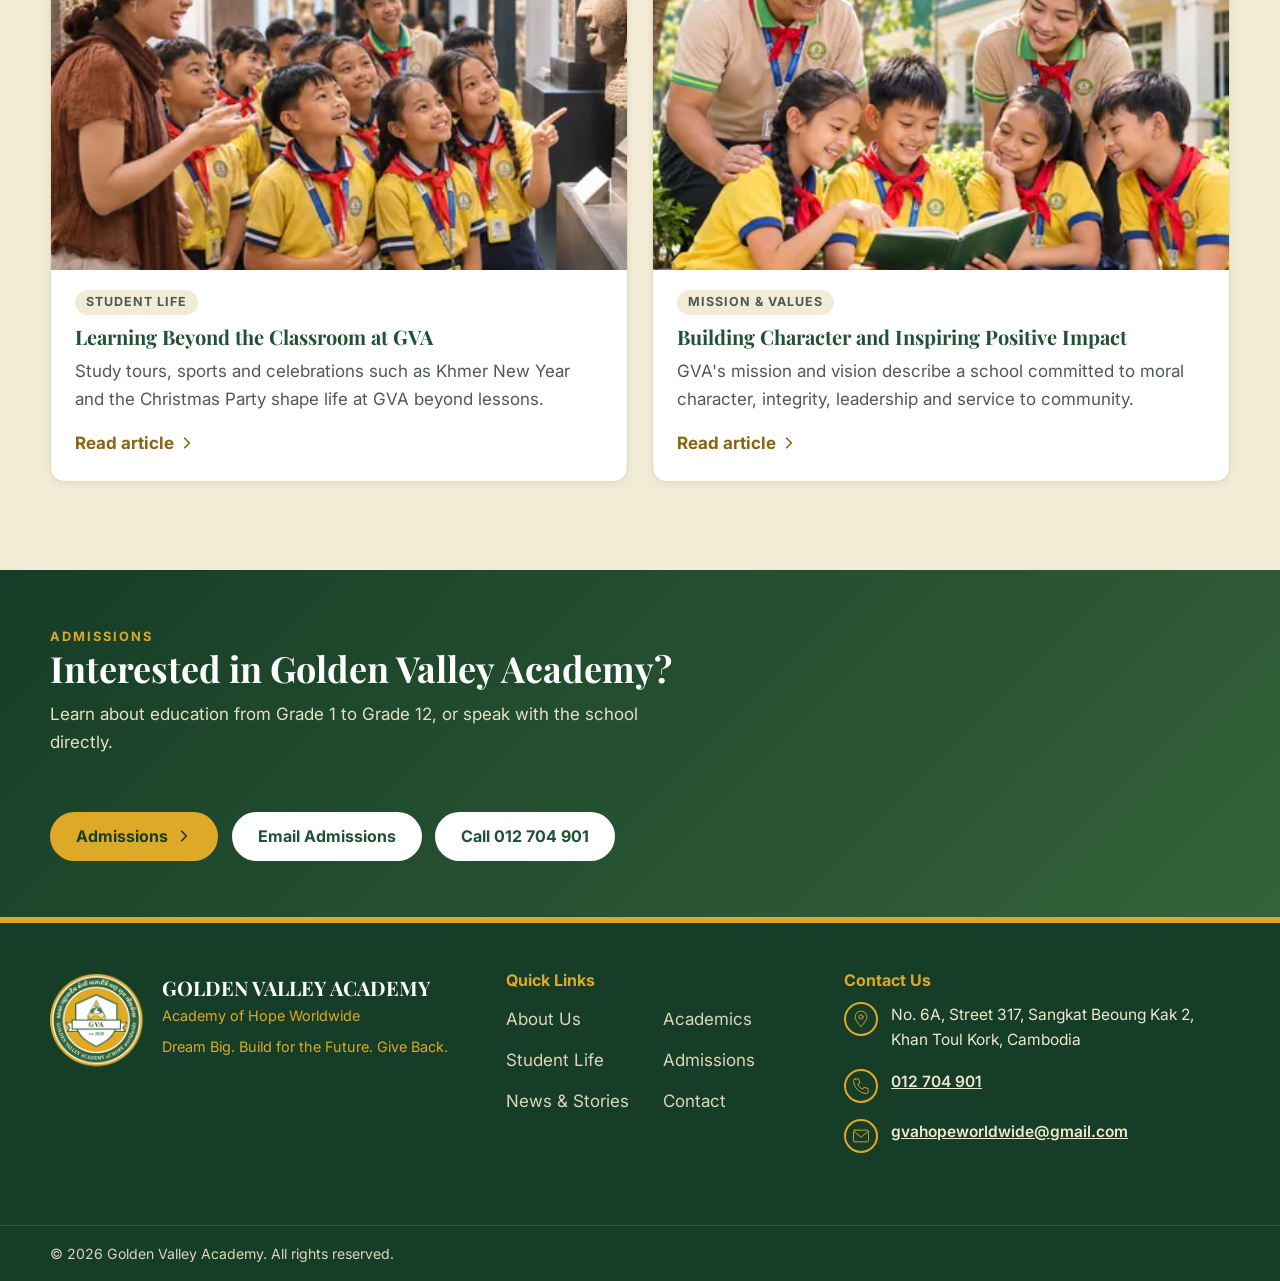
<file: news-learning-at-gva-grades-1-12.html>
<!doctype html>
<html lang="en">
<head>
<meta charset="utf-8">
<meta name="viewport" content="width=device-width, initial-scale=1">
<title>Learning at Golden Valley Academy: Education from Grades 1–12 | Golden Valley Academy</title>
<meta name="description" content="From Elementary School through High School, GVA builds strong academic foundations, critical thinking and moral character.">
<meta name="robots" content="noindex, nofollow">
<link rel="icon" type="image/png" href="assets/img/gva-logo-64.png">
<link rel="preconnect" href="https://fonts.googleapis.com">
<link rel="preconnect" href="https://fonts.gstatic.com" crossorigin>
<link rel="stylesheet" href="https://fonts.googleapis.com/css2?family=Inter:wght@400;500;600;700&family=Playfair+Display:wght@600;700&display=swap">
<link rel="stylesheet" href="css/styles.css">
</head>
<body class="page-article-learning-at-gva-grades-1-12">

<a class="skip-link" href="#main">Skip to content</a>
<div class="topbar">
  <div class="container topbar-inner">
    <p class="topbar-note">Education for Grades 1–12 · Khan Toul Kork, Cambodia</p>
  </div>
</div>
<header class="site-header">
  <div class="container header-inner">
    <a class="brand" href="index.html" aria-label="Golden Valley Academy — home">
      <img src="assets/img/gva-logo-200.png" alt="" width="64" height="68">
      <span class="brand-text"><span class="brand-name">Golden Valley Academy</span><span class="brand-sub">Academy of Hope Worldwide</span></span>
    </a>
    <button class="nav-toggle" type="button" aria-expanded="false" aria-controls="primary-nav"><span class="bars" aria-hidden="true"></span><span class="sr-only">Menu</span></button>
    <nav class="primary-nav" id="primary-nav" aria-label="Primary"><ul><li><a href="index.html">Home</a></li><li class="has-sub">
        <a href="about.html">About Us</a>
        <button class="sub-toggle" type="button" aria-expanded="false" aria-controls="sub-about" aria-label="Show About Us submenu"><svg viewBox="0 0 12 12" width="12" height="12" fill="none" stroke="currentColor" stroke-width="2" stroke-linecap="round" stroke-linejoin="round" aria-hidden="true"><path d="M2 4l4 4 4-4"/></svg></button>
        <ul class="submenu" id="sub-about"><li><a href="about.html#mission">Our Mission &amp; Vision</a></li><li><a href="about.html#history">Our History</a></li><li><a href="about.html#board">Board Members</a></li><li><a href="about.html#director">School Director</a></li></ul>
      </li><li class="has-sub">
        <a href="academics.html">Academics</a>
        <button class="sub-toggle" type="button" aria-expanded="false" aria-controls="sub-academics" aria-label="Show Academics submenu"><svg viewBox="0 0 12 12" width="12" height="12" fill="none" stroke="currentColor" stroke-width="2" stroke-linecap="round" stroke-linejoin="round" aria-hidden="true"><path d="M2 4l4 4 4-4"/></svg></button>
        <ul class="submenu" id="sub-academics"><li><a href="academics.html#elementary">Elementary School</a></li><li><a href="academics.html#middle">Middle School</a></li><li><a href="academics.html#high">High School</a></li><li><a href="academics.html#subjects">Core Subjects</a></li></ul>
      </li><li><a href="student-life.html">Student Life</a></li><li><a href="admissions.html">Admissions</a></li><li><a href="news.html" aria-current="page">News &amp; Stories</a></li><li><a href="contact.html">Contact</a></li></ul></nav>
  </div>
</header>
<main id="main">

<section class="article-head">
  <div class="container">
    <p class="crumb"><a href="index.html">Home</a> <span aria-hidden="true">/</span> <a href="news.html">News &amp; Stories</a> <span aria-hidden="true">/</span> Academics</p>
    <p class="news-tag">Academics</p>
    <h1>Learning at Golden Valley Academy: Education from Grades 1–12</h1>
    <p class="lead">From Elementary School through High School, GVA builds strong academic foundations, critical thinking and moral character.</p>
  </div>
</section>
<div class="container article-hero"><figure class="photo article-hero-photo">
  <img src="assets/img/photos/elementary-learning-640.webp" srcset="assets/img/photos/elementary-learning-400.webp 400w, assets/img/photos/elementary-learning-640.webp 640w, assets/img/photos/elementary-learning-1000.webp 1000w" sizes="(min-width: 1180px) 1180px, 100vw" width="1000" height="750" alt="Illustration of young students in yellow uniforms learning in a bright classroom, one raising a hand" loading="lazy" decoding="async" style="object-position:50% 35%">
</figure></div>
<section class="section article-section">
  <div class="container article-layout">
    <article class="article-body">
      <p class="article-lead">Golden Valley Academy offers education from Grade 1 to Grade 12, giving Cambodian students a continuous path of learning within one school community. From Elementary School through High School, the goal stays constant: to build strong academic foundations, develop critical thinking and moral character, and prepare students for higher education and future careers.</p>
      
      
      
      <h2>One school, three stages</h2>
      <p>Learning at GVA unfolds across three stages: Elementary School, Middle School and High School. Each stage builds on the one before it, so students can keep growing in knowledge and confidence as they move through the grades.</p><p>Because the whole journey from Grade 1 to Grade 12 takes place in one school, students and families can count on a consistent approach — one that values academic achievement, moral character and practical skills equally.</p>
      
      
      <h2>Strong academic foundations</h2>
      <p>Everything begins with solid foundations. Alongside their core studies, GVA students learn three subjects that prepare them for school, work and community life:</p>
      <ul class="article-list"><li><strong>Khmer</strong> — language, literacy, and Cambodian culture.</li><li><strong>English</strong> — communication and global opportunities.</li><li><strong>Computer Studies</strong> — digital literacy and technology skills.</li></ul>
      
      <h2>Thinking critically</h2>
      <p>GVA aims to help students think critically, act with integrity, lead with purpose and give back to their communities. Through meaningful learning experiences and personal growth, students learn to ask questions, weigh ideas and make thoughtful choices.</p>
      
      <figure class="photo article-inline">
  <img src="assets/img/photos/high-school-learning-640.webp" srcset="assets/img/photos/high-school-learning-400.webp 400w, assets/img/photos/high-school-learning-640.webp 640w, assets/img/photos/high-school-learning-1000.webp 1000w" sizes="(min-width: 900px) 700px, 100vw" width="1000" height="750" alt="Illustration of older students in white and navy uniforms working together on a laptop in a library" loading="lazy" decoding="async" style="object-position:50% 30%">
</figure>
      <h2>Character alongside achievement</h2>
      <p>At GVA, academic achievement, moral character and practical skills go hand in hand. Students are encouraged to grow into confident, compassionate and principled young people as well as capable learners.</p>
      
      
      <h2>Looking ahead</h2>
      <p>Education from Grade 1 to Grade 12 means students are supported over many years, with a view to higher education and future careers. At GVA, we believe every child deserves the opportunity to learn, grow, and reach their full potential.</p>
      
      <p class="back-row"><a class="back-link" href="news.html"><span aria-hidden="true">←</span> Back to News &amp; Stories</a></p>
    </article>
    <aside class="article-aside" aria-label="Related school information">
      <div class="aside-card">
        <h2>At a glance</h2>
        <ul><li>Education from Grade 1 to Grade 12</li><li>Elementary, Middle and High School</li><li>Khmer, English and Computer Studies</li></ul>
        <ul class="aside-links"><li><a href="academics.html">Explore Academics <svg class="arrow" viewBox="0 0 20 20" width="16" height="16" fill="none" stroke="currentColor" stroke-width="2" stroke-linecap="round" stroke-linejoin="round" aria-hidden="true"><path d="M7 4l6 6-6 6"/></svg></a></li><li><a href="admissions.html">Admissions at GVA <svg class="arrow" viewBox="0 0 20 20" width="16" height="16" fill="none" stroke="currentColor" stroke-width="2" stroke-linecap="round" stroke-linejoin="round" aria-hidden="true"><path d="M7 4l6 6-6 6"/></svg></a></li></ul>
      </div>
      <div class="aside-card aside-contact">
        <h2>Contact the school</h2>
        <p><a href="tel:+85512704901">012 704 901</a></p>
        <p><a href="mailto:gvahopeworldwide@gmail.com">gvahopeworldwide@gmail.com</a></p>
      </div>
    </aside>
  </div>
</section>
<section class="section section-cream">
  <div class="container">
    <header class="section-head "><p class="eyebrow">Keep Reading</p><h2>Related Stories</h2></header>
    <div class="grid grid-2">
<a class="article-card" href="news-learning-beyond-the-classroom.html">
  <figure class="photo article-photo">
  <img src="assets/img/photos/study-tour-640.webp" srcset="assets/img/photos/study-tour-400.webp 400w, assets/img/photos/study-tour-640.webp 640w, assets/img/photos/study-tour-1000.webp 1000w" sizes="(min-width: 1000px) 380px, (min-width: 680px) 50vw, 100vw" width="1000" height="750" alt="Illustration of a teacher and students in yellow uniforms looking at sculptures during a museum visit" loading="lazy" decoding="async" style="object-position:40% 40%">
</figure>
  <div class="article-card-body">
    <p class="news-tag">Student Life</p>
    <h3>Learning Beyond the Classroom at GVA</h3>
    <p>Study tours, sports and celebrations such as Khmer New Year and the Christmas Party shape life at GVA beyond lessons.</p>
    <span class="more">Read article <svg class="arrow" viewBox="0 0 20 20" width="16" height="16" fill="none" stroke="currentColor" stroke-width="2" stroke-linecap="round" stroke-linejoin="round" aria-hidden="true"><path d="M7 4l6 6-6 6"/></svg></span>
  </div>
</a>
<a class="article-card" href="news-building-character-and-positive-impact.html">
  <figure class="photo article-photo">
  <img src="assets/img/photos/learning-community-640.webp" srcset="assets/img/photos/learning-community-400.webp 400w, assets/img/photos/learning-community-640.webp 640w, assets/img/photos/learning-community-1000.webp 1000w" sizes="(min-width: 1000px) 380px, (min-width: 680px) 50vw, 100vw" width="1000" height="750" alt="Illustration of teachers and young students reading a book together outdoors" loading="lazy" decoding="async" style="object-position:50% 40%">
</figure>
  <div class="article-card-body">
    <p class="news-tag">Mission &amp; Values</p>
    <h3>Building Character and Inspiring Positive Impact</h3>
    <p>GVA's mission and vision describe a school committed to moral character, integrity, leadership and service to community.</p>
    <span class="more">Read article <svg class="arrow" viewBox="0 0 20 20" width="16" height="16" fill="none" stroke="currentColor" stroke-width="2" stroke-linecap="round" stroke-linejoin="round" aria-hidden="true"><path d="M7 4l6 6-6 6"/></svg></span>
  </div>
</a></div>
  </div>
</section>
<section class="cta-band">
  <div class="container cta-inner">
    <div><p class="eyebrow">Admissions</p><h2>Interested in Golden Valley Academy?</h2><p>Learn about education from Grade 1 to Grade 12, or speak with the school directly.</p></div>
    <div class="btn-row">
      <a class="btn btn-primary" href="admissions.html">Admissions<svg class="arrow" viewBox="0 0 20 20" width="16" height="16" fill="none" stroke="currentColor" stroke-width="2" stroke-linecap="round" stroke-linejoin="round" aria-hidden="true"><path d="M7 4l6 6-6 6"/></svg></a>
      <a class="btn btn-light" href="mailto:gvahopeworldwide@gmail.com?subject=Admissions%20Enquiry%20-%20Golden%20Valley%20Academy">Email Admissions</a>
      <a class="btn btn-light" href="tel:+85512704901">Call 012 704 901</a>
    </div>
  </div>
</section>
</main>

<footer class="site-footer">
  <div class="container footer-grid">
    <div class="footer-brand">
      <img src="assets/img/gva-logo-200.png" alt="Golden Valley Academy seal" width="112" height="120" loading="lazy">
      <div>
        <p class="footer-name">Golden Valley Academy</p>
        <p class="footer-sub">Academy of Hope Worldwide</p>
        <p class="footer-motto">Dream Big. Build for the Future. Give Back.</p>
      </div>
    </div>
    <div><h2 class="footer-h">Quick Links</h2><ul class="footer-links"><li><a href="about.html">About Us</a></li><li><a href="academics.html">Academics</a></li><li><a href="student-life.html">Student Life</a></li><li><a href="admissions.html">Admissions</a></li><li><a href="news.html">News &amp; Stories</a></li><li><a href="contact.html">Contact</a></li></ul></div>
    <div><h2 class="footer-h">Contact Us</h2>
<ul class="contact-list on-dark">
  <li><span class="icon"><svg viewBox="0 0 48 48" width="48" height="48" fill="none" stroke="currentColor" stroke-width="2.2" stroke-linecap="round" stroke-linejoin="round" aria-hidden="true" focusable="false"><path d="M24 42S10 29 10 19a14 14 0 0 1 28 0c0 10-14 23-14 23z"/><circle cx="24" cy="19" r="5"/></svg></span><span>No. 6A, Street 317, Sangkat Beoung Kak 2, Khan Toul Kork, Cambodia</span></li>
  <li><span class="icon"><svg viewBox="0 0 48 48" width="48" height="48" fill="none" stroke="currentColor" stroke-width="2.2" stroke-linecap="round" stroke-linejoin="round" aria-hidden="true" focusable="false"><path d="M10 7h8l3 10-5 3a24 24 0 0 0 12 12l3-5 10 3v8a4 4 0 0 1-4 4C21 42 6 27 6 11a4 4 0 0 1 4-4z"/></svg></span><a href="tel:+85512704901">012 704 901</a></li>
  <li><span class="icon"><svg viewBox="0 0 48 48" width="48" height="48" fill="none" stroke="currentColor" stroke-width="2.2" stroke-linecap="round" stroke-linejoin="round" aria-hidden="true" focusable="false"><rect x="6" y="10" width="36" height="28" rx="3"/><path d="M7 13l17 14 17-14"/></svg></span><a href="mailto:gvahopeworldwide@gmail.com">gvahopeworldwide@gmail.com</a></li>
</ul></div>
  </div>
  <div class="footer-bottom"><div class="container"><p>© 2026 Golden Valley Academy. All rights reserved.</p></div></div>
</footer>
<script src="js/main.js" defer></script>
</body>
</html>
</file>
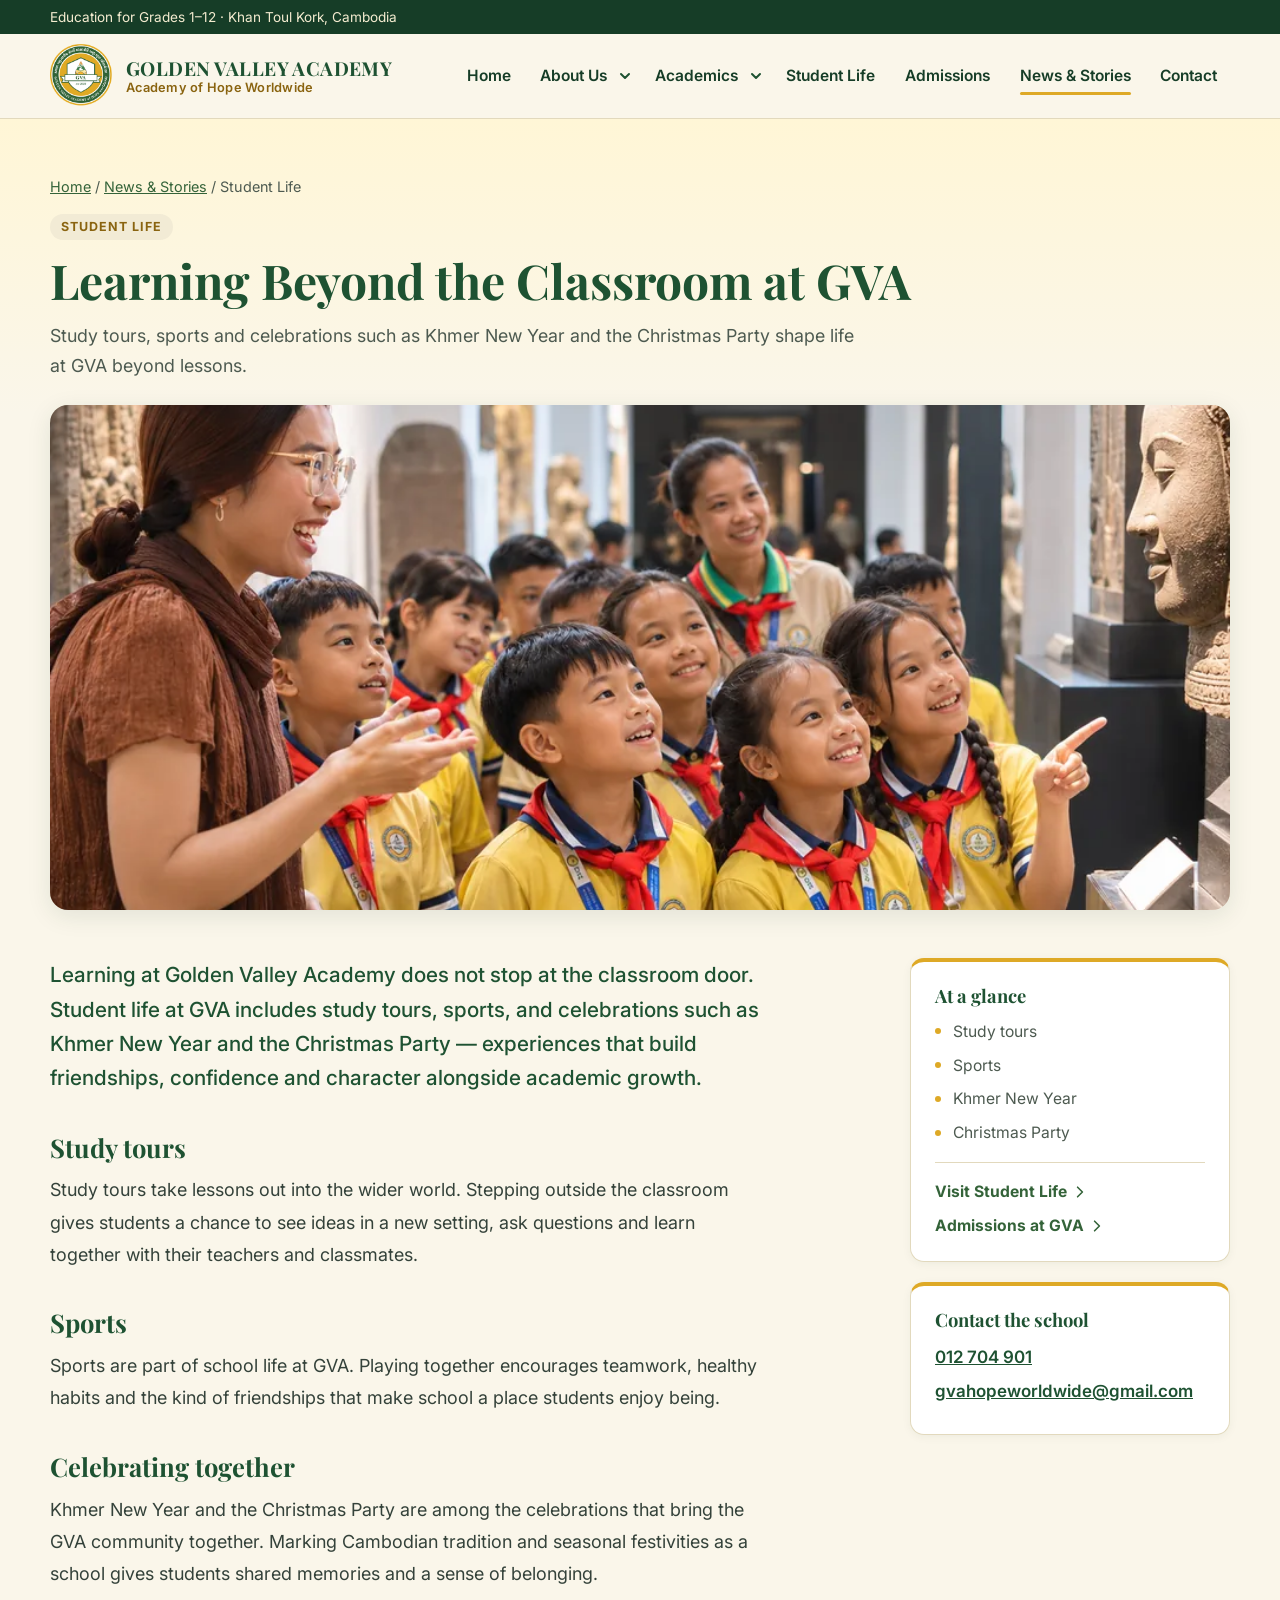
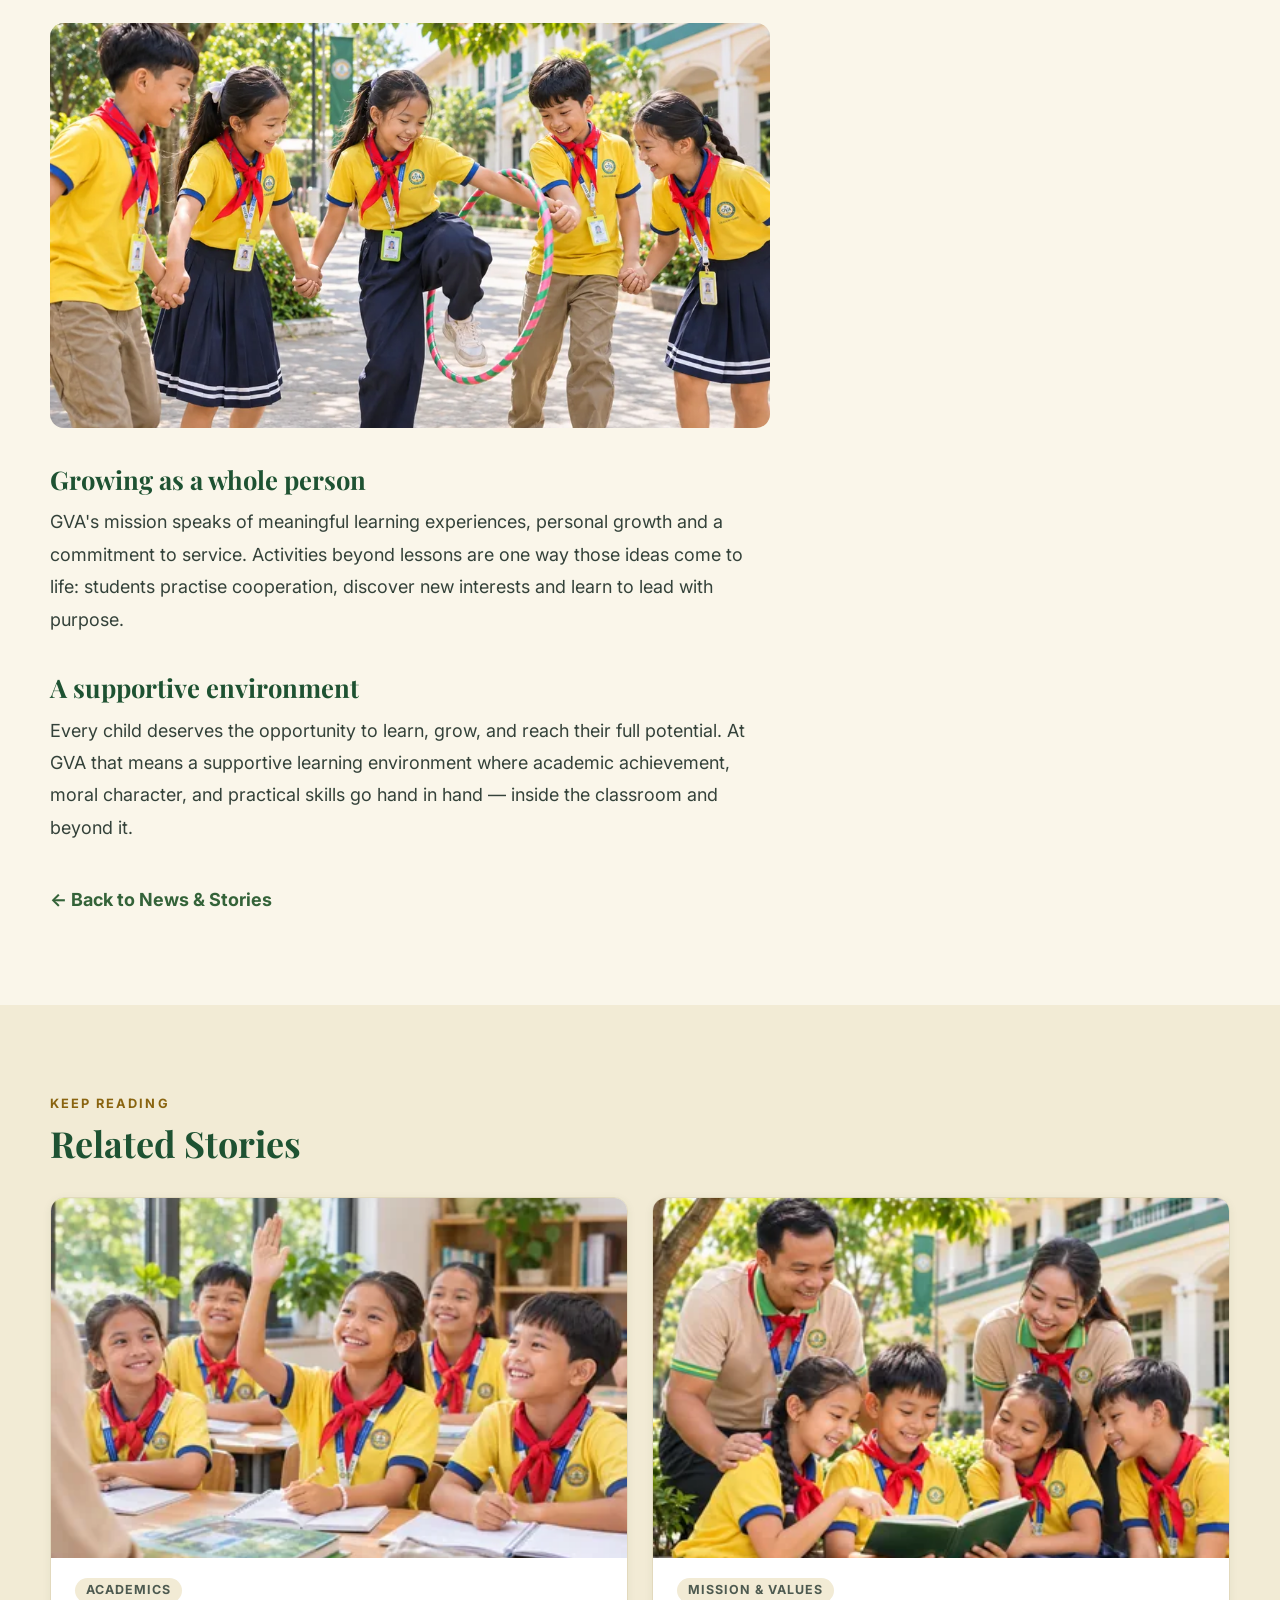
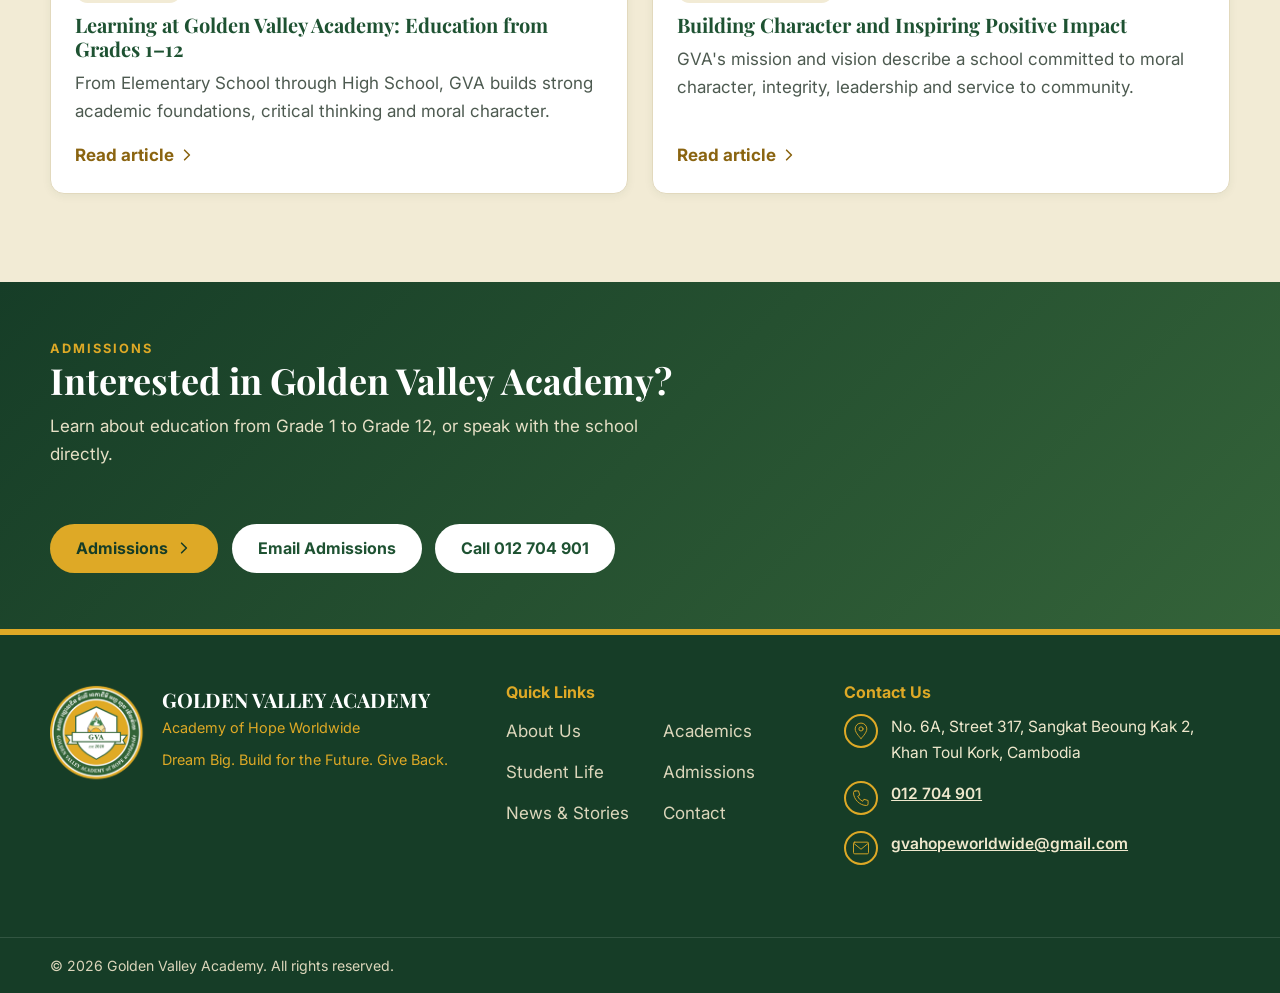
<file: news-learning-beyond-the-classroom.html>
<!doctype html>
<html lang="en">
<head>
<meta charset="utf-8">
<meta name="viewport" content="width=device-width, initial-scale=1">
<title>Learning Beyond the Classroom at GVA | Golden Valley Academy</title>
<meta name="description" content="Study tours, sports and celebrations such as Khmer New Year and the Christmas Party shape life at GVA beyond lessons.">
<meta name="robots" content="noindex, nofollow">
<link rel="icon" type="image/png" href="assets/img/gva-logo-64.png">
<link rel="preconnect" href="https://fonts.googleapis.com">
<link rel="preconnect" href="https://fonts.gstatic.com" crossorigin>
<link rel="stylesheet" href="https://fonts.googleapis.com/css2?family=Inter:wght@400;500;600;700&family=Playfair+Display:wght@600;700&display=swap">
<link rel="stylesheet" href="css/styles.css">
</head>
<body class="page-article-learning-beyond-the-classroom">

<a class="skip-link" href="#main">Skip to content</a>
<div class="topbar">
  <div class="container topbar-inner">
    <p class="topbar-note">Education for Grades 1–12 · Khan Toul Kork, Cambodia</p>
  </div>
</div>
<header class="site-header">
  <div class="container header-inner">
    <a class="brand" href="index.html" aria-label="Golden Valley Academy — home">
      <img src="assets/img/gva-logo-200.png" alt="" width="64" height="68">
      <span class="brand-text"><span class="brand-name">Golden Valley Academy</span><span class="brand-sub">Academy of Hope Worldwide</span></span>
    </a>
    <button class="nav-toggle" type="button" aria-expanded="false" aria-controls="primary-nav"><span class="bars" aria-hidden="true"></span><span class="sr-only">Menu</span></button>
    <nav class="primary-nav" id="primary-nav" aria-label="Primary"><ul><li><a href="index.html">Home</a></li><li class="has-sub">
        <a href="about.html">About Us</a>
        <button class="sub-toggle" type="button" aria-expanded="false" aria-controls="sub-about" aria-label="Show About Us submenu"><svg viewBox="0 0 12 12" width="12" height="12" fill="none" stroke="currentColor" stroke-width="2" stroke-linecap="round" stroke-linejoin="round" aria-hidden="true"><path d="M2 4l4 4 4-4"/></svg></button>
        <ul class="submenu" id="sub-about"><li><a href="about.html#mission">Our Mission &amp; Vision</a></li><li><a href="about.html#history">Our History</a></li><li><a href="about.html#board">Board Members</a></li><li><a href="about.html#director">School Director</a></li></ul>
      </li><li class="has-sub">
        <a href="academics.html">Academics</a>
        <button class="sub-toggle" type="button" aria-expanded="false" aria-controls="sub-academics" aria-label="Show Academics submenu"><svg viewBox="0 0 12 12" width="12" height="12" fill="none" stroke="currentColor" stroke-width="2" stroke-linecap="round" stroke-linejoin="round" aria-hidden="true"><path d="M2 4l4 4 4-4"/></svg></button>
        <ul class="submenu" id="sub-academics"><li><a href="academics.html#elementary">Elementary School</a></li><li><a href="academics.html#middle">Middle School</a></li><li><a href="academics.html#high">High School</a></li><li><a href="academics.html#subjects">Core Subjects</a></li></ul>
      </li><li><a href="student-life.html">Student Life</a></li><li><a href="admissions.html">Admissions</a></li><li><a href="news.html" aria-current="page">News &amp; Stories</a></li><li><a href="contact.html">Contact</a></li></ul></nav>
  </div>
</header>
<main id="main">

<section class="article-head">
  <div class="container">
    <p class="crumb"><a href="index.html">Home</a> <span aria-hidden="true">/</span> <a href="news.html">News &amp; Stories</a> <span aria-hidden="true">/</span> Student Life</p>
    <p class="news-tag">Student Life</p>
    <h1>Learning Beyond the Classroom at GVA</h1>
    <p class="lead">Study tours, sports and celebrations such as Khmer New Year and the Christmas Party shape life at GVA beyond lessons.</p>
  </div>
</section>
<div class="container article-hero"><figure class="photo article-hero-photo">
  <img src="assets/img/photos/study-tour-640.webp" srcset="assets/img/photos/study-tour-400.webp 400w, assets/img/photos/study-tour-640.webp 640w, assets/img/photos/study-tour-1000.webp 1000w" sizes="(min-width: 1180px) 1180px, 100vw" width="1000" height="750" alt="Illustration of a teacher and students in yellow uniforms looking at sculptures during a museum visit" loading="lazy" decoding="async" style="object-position:40% 40%">
</figure></div>
<section class="section article-section">
  <div class="container article-layout">
    <article class="article-body">
      <p class="article-lead">Learning at Golden Valley Academy does not stop at the classroom door. Student life at GVA includes study tours, sports, and celebrations such as Khmer New Year and the Christmas Party — experiences that build friendships, confidence and character alongside academic growth.</p>
      
      
      
      <h2>Study tours</h2>
      <p>Study tours take lessons out into the wider world. Stepping outside the classroom gives students a chance to see ideas in a new setting, ask questions and learn together with their teachers and classmates.</p>
      
      
      <h2>Sports</h2>
      <p>Sports are part of school life at GVA. Playing together encourages teamwork, healthy habits and the kind of friendships that make school a place students enjoy being.</p>
      
      
      <h2>Celebrating together</h2>
      <p>Khmer New Year and the Christmas Party are among the celebrations that bring the GVA community together. Marking Cambodian tradition and seasonal festivities as a school gives students shared memories and a sense of belonging.</p>
      
      <figure class="photo article-inline">
  <img src="assets/img/photos/student-activities-640.webp" srcset="assets/img/photos/student-activities-400.webp 400w, assets/img/photos/student-activities-640.webp 640w, assets/img/photos/student-activities-1000.webp 1000w" sizes="(min-width: 900px) 700px, 100vw" width="1000" height="750" alt="Illustration of students in yellow uniforms playing a group game with a hoop outdoors" loading="lazy" decoding="async" style="object-position:50% 40%">
</figure>
      <h2>Growing as a whole person</h2>
      <p>GVA's mission speaks of meaningful learning experiences, personal growth and a commitment to service. Activities beyond lessons are one way those ideas come to life: students practise cooperation, discover new interests and learn to lead with purpose.</p>
      
      
      <h2>A supportive environment</h2>
      <p>Every child deserves the opportunity to learn, grow, and reach their full potential. At GVA that means a supportive learning environment where academic achievement, moral character, and practical skills go hand in hand — inside the classroom and beyond it.</p>
      
      <p class="back-row"><a class="back-link" href="news.html"><span aria-hidden="true">←</span> Back to News &amp; Stories</a></p>
    </article>
    <aside class="article-aside" aria-label="Related school information">
      <div class="aside-card">
        <h2>At a glance</h2>
        <ul><li>Study tours</li><li>Sports</li><li>Khmer New Year</li><li>Christmas Party</li></ul>
        <ul class="aside-links"><li><a href="student-life.html">Visit Student Life <svg class="arrow" viewBox="0 0 20 20" width="16" height="16" fill="none" stroke="currentColor" stroke-width="2" stroke-linecap="round" stroke-linejoin="round" aria-hidden="true"><path d="M7 4l6 6-6 6"/></svg></a></li><li><a href="admissions.html">Admissions at GVA <svg class="arrow" viewBox="0 0 20 20" width="16" height="16" fill="none" stroke="currentColor" stroke-width="2" stroke-linecap="round" stroke-linejoin="round" aria-hidden="true"><path d="M7 4l6 6-6 6"/></svg></a></li></ul>
      </div>
      <div class="aside-card aside-contact">
        <h2>Contact the school</h2>
        <p><a href="tel:+85512704901">012 704 901</a></p>
        <p><a href="mailto:gvahopeworldwide@gmail.com">gvahopeworldwide@gmail.com</a></p>
      </div>
    </aside>
  </div>
</section>
<section class="section section-cream">
  <div class="container">
    <header class="section-head "><p class="eyebrow">Keep Reading</p><h2>Related Stories</h2></header>
    <div class="grid grid-2">
<a class="article-card" href="news-learning-at-gva-grades-1-12.html">
  <figure class="photo article-photo">
  <img src="assets/img/photos/elementary-learning-640.webp" srcset="assets/img/photos/elementary-learning-400.webp 400w, assets/img/photos/elementary-learning-640.webp 640w, assets/img/photos/elementary-learning-1000.webp 1000w" sizes="(min-width: 1000px) 380px, (min-width: 680px) 50vw, 100vw" width="1000" height="750" alt="Illustration of young students in yellow uniforms learning in a bright classroom, one raising a hand" loading="lazy" decoding="async" style="object-position:50% 35%">
</figure>
  <div class="article-card-body">
    <p class="news-tag">Academics</p>
    <h3>Learning at Golden Valley Academy: Education from Grades 1–12</h3>
    <p>From Elementary School through High School, GVA builds strong academic foundations, critical thinking and moral character.</p>
    <span class="more">Read article <svg class="arrow" viewBox="0 0 20 20" width="16" height="16" fill="none" stroke="currentColor" stroke-width="2" stroke-linecap="round" stroke-linejoin="round" aria-hidden="true"><path d="M7 4l6 6-6 6"/></svg></span>
  </div>
</a>
<a class="article-card" href="news-building-character-and-positive-impact.html">
  <figure class="photo article-photo">
  <img src="assets/img/photos/learning-community-640.webp" srcset="assets/img/photos/learning-community-400.webp 400w, assets/img/photos/learning-community-640.webp 640w, assets/img/photos/learning-community-1000.webp 1000w" sizes="(min-width: 1000px) 380px, (min-width: 680px) 50vw, 100vw" width="1000" height="750" alt="Illustration of teachers and young students reading a book together outdoors" loading="lazy" decoding="async" style="object-position:50% 40%">
</figure>
  <div class="article-card-body">
    <p class="news-tag">Mission &amp; Values</p>
    <h3>Building Character and Inspiring Positive Impact</h3>
    <p>GVA's mission and vision describe a school committed to moral character, integrity, leadership and service to community.</p>
    <span class="more">Read article <svg class="arrow" viewBox="0 0 20 20" width="16" height="16" fill="none" stroke="currentColor" stroke-width="2" stroke-linecap="round" stroke-linejoin="round" aria-hidden="true"><path d="M7 4l6 6-6 6"/></svg></span>
  </div>
</a></div>
  </div>
</section>
<section class="cta-band">
  <div class="container cta-inner">
    <div><p class="eyebrow">Admissions</p><h2>Interested in Golden Valley Academy?</h2><p>Learn about education from Grade 1 to Grade 12, or speak with the school directly.</p></div>
    <div class="btn-row">
      <a class="btn btn-primary" href="admissions.html">Admissions<svg class="arrow" viewBox="0 0 20 20" width="16" height="16" fill="none" stroke="currentColor" stroke-width="2" stroke-linecap="round" stroke-linejoin="round" aria-hidden="true"><path d="M7 4l6 6-6 6"/></svg></a>
      <a class="btn btn-light" href="mailto:gvahopeworldwide@gmail.com?subject=Admissions%20Enquiry%20-%20Golden%20Valley%20Academy">Email Admissions</a>
      <a class="btn btn-light" href="tel:+85512704901">Call 012 704 901</a>
    </div>
  </div>
</section>
</main>

<footer class="site-footer">
  <div class="container footer-grid">
    <div class="footer-brand">
      <img src="assets/img/gva-logo-200.png" alt="Golden Valley Academy seal" width="112" height="120" loading="lazy">
      <div>
        <p class="footer-name">Golden Valley Academy</p>
        <p class="footer-sub">Academy of Hope Worldwide</p>
        <p class="footer-motto">Dream Big. Build for the Future. Give Back.</p>
      </div>
    </div>
    <div><h2 class="footer-h">Quick Links</h2><ul class="footer-links"><li><a href="about.html">About Us</a></li><li><a href="academics.html">Academics</a></li><li><a href="student-life.html">Student Life</a></li><li><a href="admissions.html">Admissions</a></li><li><a href="news.html">News &amp; Stories</a></li><li><a href="contact.html">Contact</a></li></ul></div>
    <div><h2 class="footer-h">Contact Us</h2>
<ul class="contact-list on-dark">
  <li><span class="icon"><svg viewBox="0 0 48 48" width="48" height="48" fill="none" stroke="currentColor" stroke-width="2.2" stroke-linecap="round" stroke-linejoin="round" aria-hidden="true" focusable="false"><path d="M24 42S10 29 10 19a14 14 0 0 1 28 0c0 10-14 23-14 23z"/><circle cx="24" cy="19" r="5"/></svg></span><span>No. 6A, Street 317, Sangkat Beoung Kak 2, Khan Toul Kork, Cambodia</span></li>
  <li><span class="icon"><svg viewBox="0 0 48 48" width="48" height="48" fill="none" stroke="currentColor" stroke-width="2.2" stroke-linecap="round" stroke-linejoin="round" aria-hidden="true" focusable="false"><path d="M10 7h8l3 10-5 3a24 24 0 0 0 12 12l3-5 10 3v8a4 4 0 0 1-4 4C21 42 6 27 6 11a4 4 0 0 1 4-4z"/></svg></span><a href="tel:+85512704901">012 704 901</a></li>
  <li><span class="icon"><svg viewBox="0 0 48 48" width="48" height="48" fill="none" stroke="currentColor" stroke-width="2.2" stroke-linecap="round" stroke-linejoin="round" aria-hidden="true" focusable="false"><rect x="6" y="10" width="36" height="28" rx="3"/><path d="M7 13l17 14 17-14"/></svg></span><a href="mailto:gvahopeworldwide@gmail.com">gvahopeworldwide@gmail.com</a></li>
</ul></div>
  </div>
  <div class="footer-bottom"><div class="container"><p>© 2026 Golden Valley Academy. All rights reserved.</p></div></div>
</footer>
<script src="js/main.js" defer></script>
</body>
</html>
</file>
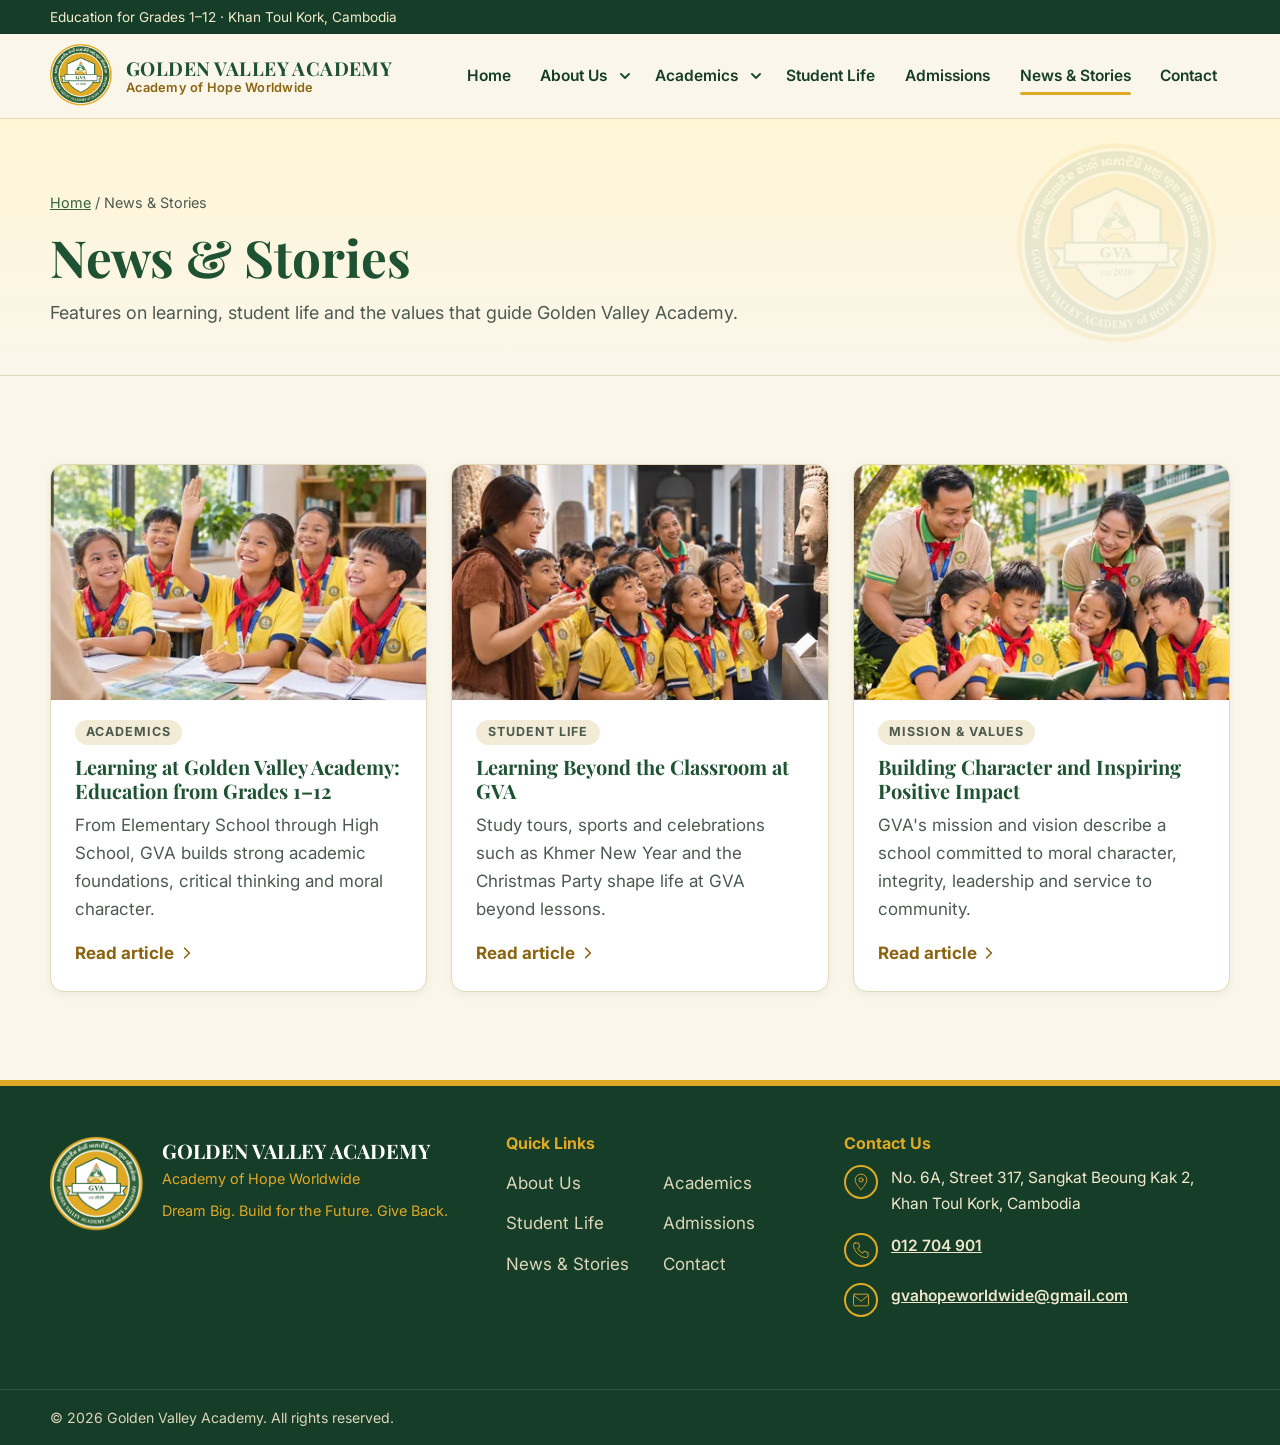
<file: news.html>
<!doctype html>
<html lang="en">
<head>
<meta charset="utf-8">
<meta name="viewport" content="width=device-width, initial-scale=1">
<title>News &amp; Stories | Golden Valley Academy</title>
<meta name="description" content="Stories about learning, student life and values at Golden Valley Academy.">
<meta name="robots" content="noindex, nofollow">
<link rel="icon" type="image/png" href="assets/img/gva-logo-64.png">
<link rel="preconnect" href="https://fonts.googleapis.com">
<link rel="preconnect" href="https://fonts.gstatic.com" crossorigin>
<link rel="stylesheet" href="https://fonts.googleapis.com/css2?family=Inter:wght@400;500;600;700&family=Playfair+Display:wght@600;700&display=swap">
<link rel="stylesheet" href="css/styles.css">
</head>
<body class="page-news">

<a class="skip-link" href="#main">Skip to content</a>
<div class="topbar">
  <div class="container topbar-inner">
    <p class="topbar-note">Education for Grades 1–12 · Khan Toul Kork, Cambodia</p>
  </div>
</div>
<header class="site-header">
  <div class="container header-inner">
    <a class="brand" href="index.html" aria-label="Golden Valley Academy — home">
      <img src="assets/img/gva-logo-200.png" alt="" width="64" height="68">
      <span class="brand-text"><span class="brand-name">Golden Valley Academy</span><span class="brand-sub">Academy of Hope Worldwide</span></span>
    </a>
    <button class="nav-toggle" type="button" aria-expanded="false" aria-controls="primary-nav"><span class="bars" aria-hidden="true"></span><span class="sr-only">Menu</span></button>
    <nav class="primary-nav" id="primary-nav" aria-label="Primary"><ul><li><a href="index.html">Home</a></li><li class="has-sub">
        <a href="about.html">About Us</a>
        <button class="sub-toggle" type="button" aria-expanded="false" aria-controls="sub-about" aria-label="Show About Us submenu"><svg viewBox="0 0 12 12" width="12" height="12" fill="none" stroke="currentColor" stroke-width="2" stroke-linecap="round" stroke-linejoin="round" aria-hidden="true"><path d="M2 4l4 4 4-4"/></svg></button>
        <ul class="submenu" id="sub-about"><li><a href="about.html#mission">Our Mission &amp; Vision</a></li><li><a href="about.html#history">Our History</a></li><li><a href="about.html#board">Board Members</a></li><li><a href="about.html#director">School Director</a></li></ul>
      </li><li class="has-sub">
        <a href="academics.html">Academics</a>
        <button class="sub-toggle" type="button" aria-expanded="false" aria-controls="sub-academics" aria-label="Show Academics submenu"><svg viewBox="0 0 12 12" width="12" height="12" fill="none" stroke="currentColor" stroke-width="2" stroke-linecap="round" stroke-linejoin="round" aria-hidden="true"><path d="M2 4l4 4 4-4"/></svg></button>
        <ul class="submenu" id="sub-academics"><li><a href="academics.html#elementary">Elementary School</a></li><li><a href="academics.html#middle">Middle School</a></li><li><a href="academics.html#high">High School</a></li><li><a href="academics.html#subjects">Core Subjects</a></li></ul>
      </li><li><a href="student-life.html">Student Life</a></li><li><a href="admissions.html">Admissions</a></li><li><a href="news.html" aria-current="page">News &amp; Stories</a></li><li><a href="contact.html">Contact</a></li></ul></nav>
  </div>
</header>
<main id="main">


<section class="page-hero">
  <div class="container">
    <p class="crumb"><a href="index.html">Home</a> <span aria-hidden="true">/</span> News &amp; Stories</p>
    <h1>News &amp; Stories</h1>
    <p class="lead">Features on learning, student life and the values that guide Golden Valley Academy.</p>
  </div>
</section>
<section class="section">
  <div class="container">
    <div class="grid grid-3">
<a class="article-card" href="news-learning-at-gva-grades-1-12.html">
  <figure class="photo article-photo">
  <img src="assets/img/photos/elementary-learning-640.webp" srcset="assets/img/photos/elementary-learning-400.webp 400w, assets/img/photos/elementary-learning-640.webp 640w, assets/img/photos/elementary-learning-1000.webp 1000w" sizes="(min-width: 1000px) 380px, (min-width: 680px) 50vw, 100vw" width="1000" height="750" alt="Illustration of young students in yellow uniforms learning in a bright classroom, one raising a hand" loading="lazy" decoding="async" style="object-position:50% 35%">
</figure>
  <div class="article-card-body">
    <p class="news-tag">Academics</p>
    <h3>Learning at Golden Valley Academy: Education from Grades 1–12</h3>
    <p>From Elementary School through High School, GVA builds strong academic foundations, critical thinking and moral character.</p>
    <span class="more">Read article <svg class="arrow" viewBox="0 0 20 20" width="16" height="16" fill="none" stroke="currentColor" stroke-width="2" stroke-linecap="round" stroke-linejoin="round" aria-hidden="true"><path d="M7 4l6 6-6 6"/></svg></span>
  </div>
</a>
<a class="article-card" href="news-learning-beyond-the-classroom.html">
  <figure class="photo article-photo">
  <img src="assets/img/photos/study-tour-640.webp" srcset="assets/img/photos/study-tour-400.webp 400w, assets/img/photos/study-tour-640.webp 640w, assets/img/photos/study-tour-1000.webp 1000w" sizes="(min-width: 1000px) 380px, (min-width: 680px) 50vw, 100vw" width="1000" height="750" alt="Illustration of a teacher and students in yellow uniforms looking at sculptures during a museum visit" loading="lazy" decoding="async" style="object-position:40% 40%">
</figure>
  <div class="article-card-body">
    <p class="news-tag">Student Life</p>
    <h3>Learning Beyond the Classroom at GVA</h3>
    <p>Study tours, sports and celebrations such as Khmer New Year and the Christmas Party shape life at GVA beyond lessons.</p>
    <span class="more">Read article <svg class="arrow" viewBox="0 0 20 20" width="16" height="16" fill="none" stroke="currentColor" stroke-width="2" stroke-linecap="round" stroke-linejoin="round" aria-hidden="true"><path d="M7 4l6 6-6 6"/></svg></span>
  </div>
</a>
<a class="article-card" href="news-building-character-and-positive-impact.html">
  <figure class="photo article-photo">
  <img src="assets/img/photos/learning-community-640.webp" srcset="assets/img/photos/learning-community-400.webp 400w, assets/img/photos/learning-community-640.webp 640w, assets/img/photos/learning-community-1000.webp 1000w" sizes="(min-width: 1000px) 380px, (min-width: 680px) 50vw, 100vw" width="1000" height="750" alt="Illustration of teachers and young students reading a book together outdoors" loading="lazy" decoding="async" style="object-position:50% 40%">
</figure>
  <div class="article-card-body">
    <p class="news-tag">Mission &amp; Values</p>
    <h3>Building Character and Inspiring Positive Impact</h3>
    <p>GVA's mission and vision describe a school committed to moral character, integrity, leadership and service to community.</p>
    <span class="more">Read article <svg class="arrow" viewBox="0 0 20 20" width="16" height="16" fill="none" stroke="currentColor" stroke-width="2" stroke-linecap="round" stroke-linejoin="round" aria-hidden="true"><path d="M7 4l6 6-6 6"/></svg></span>
  </div>
</a></div>
  </div>
</section>
</main>

<footer class="site-footer">
  <div class="container footer-grid">
    <div class="footer-brand">
      <img src="assets/img/gva-logo-200.png" alt="Golden Valley Academy seal" width="112" height="120" loading="lazy">
      <div>
        <p class="footer-name">Golden Valley Academy</p>
        <p class="footer-sub">Academy of Hope Worldwide</p>
        <p class="footer-motto">Dream Big. Build for the Future. Give Back.</p>
      </div>
    </div>
    <div><h2 class="footer-h">Quick Links</h2><ul class="footer-links"><li><a href="about.html">About Us</a></li><li><a href="academics.html">Academics</a></li><li><a href="student-life.html">Student Life</a></li><li><a href="admissions.html">Admissions</a></li><li><a href="news.html">News &amp; Stories</a></li><li><a href="contact.html">Contact</a></li></ul></div>
    <div><h2 class="footer-h">Contact Us</h2>
<ul class="contact-list on-dark">
  <li><span class="icon"><svg viewBox="0 0 48 48" width="48" height="48" fill="none" stroke="currentColor" stroke-width="2.2" stroke-linecap="round" stroke-linejoin="round" aria-hidden="true" focusable="false"><path d="M24 42S10 29 10 19a14 14 0 0 1 28 0c0 10-14 23-14 23z"/><circle cx="24" cy="19" r="5"/></svg></span><span>No. 6A, Street 317, Sangkat Beoung Kak 2, Khan Toul Kork, Cambodia</span></li>
  <li><span class="icon"><svg viewBox="0 0 48 48" width="48" height="48" fill="none" stroke="currentColor" stroke-width="2.2" stroke-linecap="round" stroke-linejoin="round" aria-hidden="true" focusable="false"><path d="M10 7h8l3 10-5 3a24 24 0 0 0 12 12l3-5 10 3v8a4 4 0 0 1-4 4C21 42 6 27 6 11a4 4 0 0 1 4-4z"/></svg></span><a href="tel:+85512704901">012 704 901</a></li>
  <li><span class="icon"><svg viewBox="0 0 48 48" width="48" height="48" fill="none" stroke="currentColor" stroke-width="2.2" stroke-linecap="round" stroke-linejoin="round" aria-hidden="true" focusable="false"><rect x="6" y="10" width="36" height="28" rx="3"/><path d="M7 13l17 14 17-14"/></svg></span><a href="mailto:gvahopeworldwide@gmail.com">gvahopeworldwide@gmail.com</a></li>
</ul></div>
  </div>
  <div class="footer-bottom"><div class="container"><p>© 2026 Golden Valley Academy. All rights reserved.</p></div></div>
</footer>
<script src="js/main.js" defer></script>
</body>
</html>
</file>
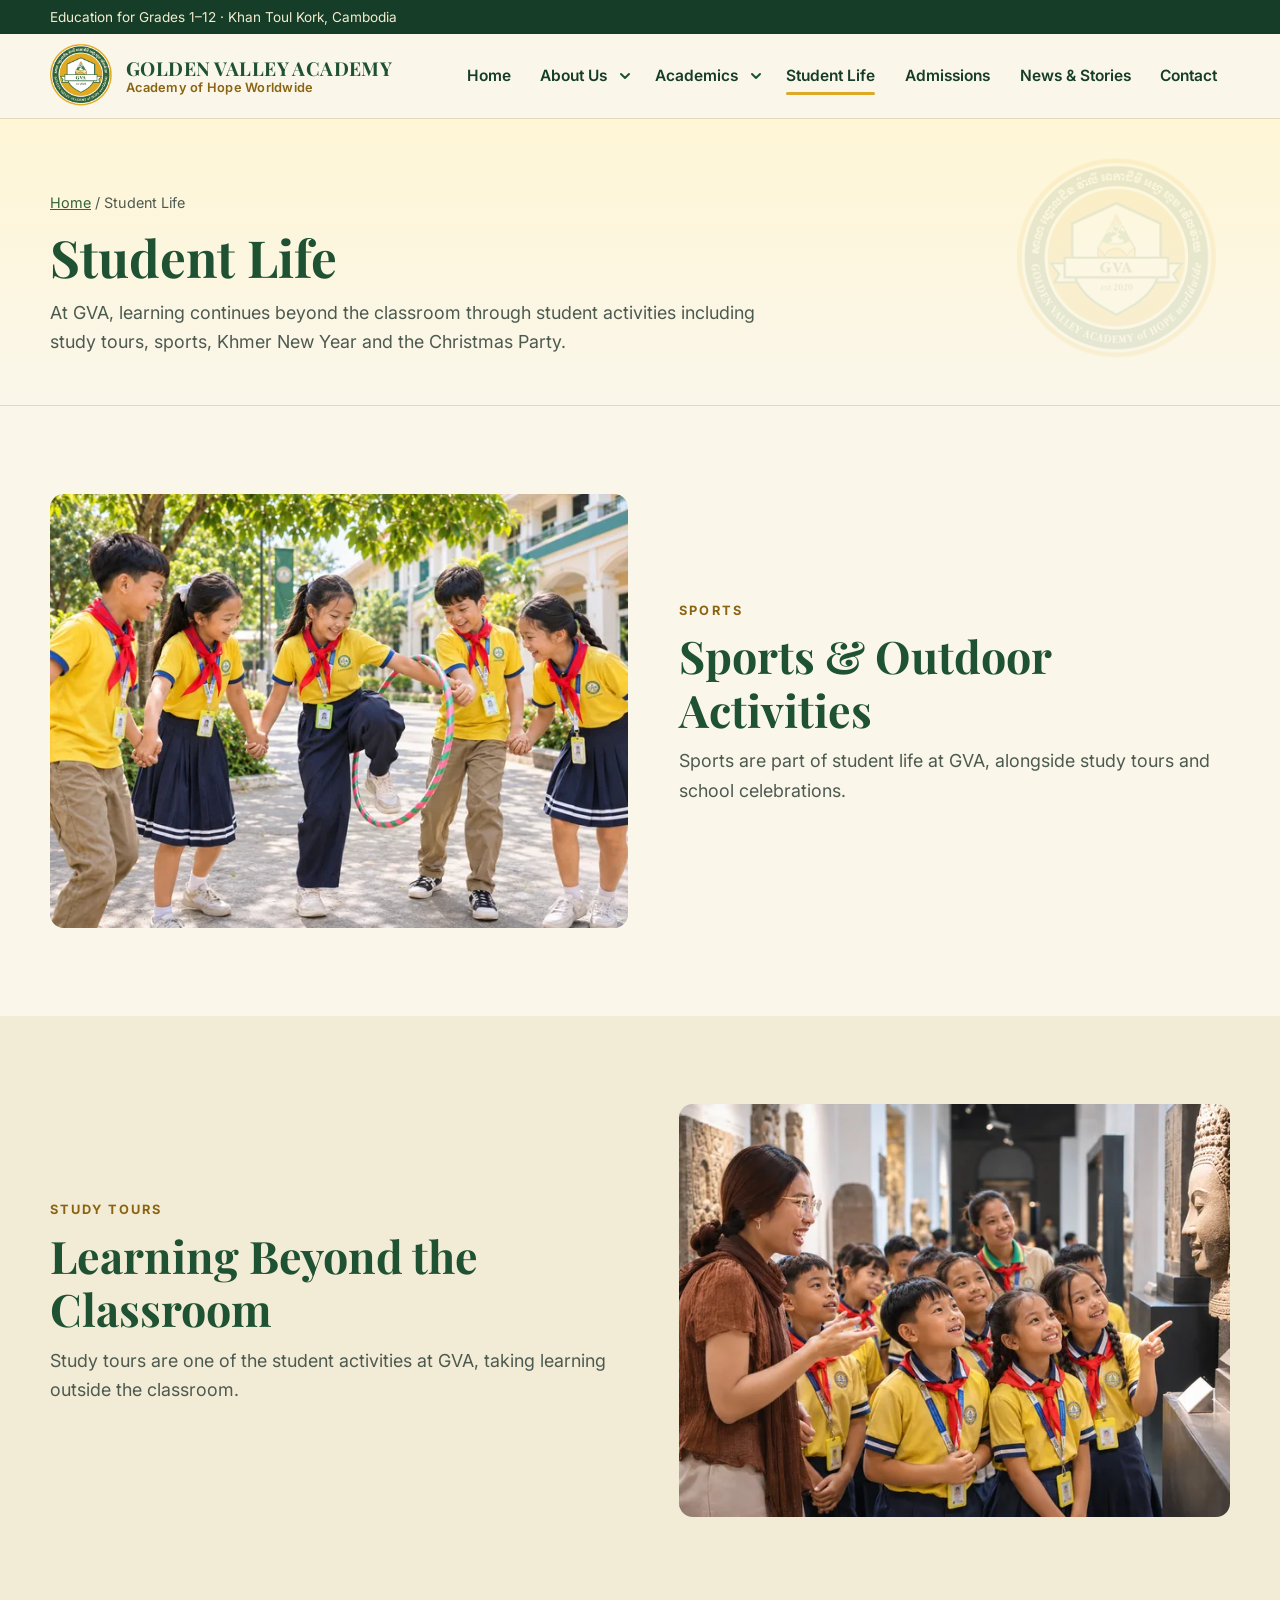
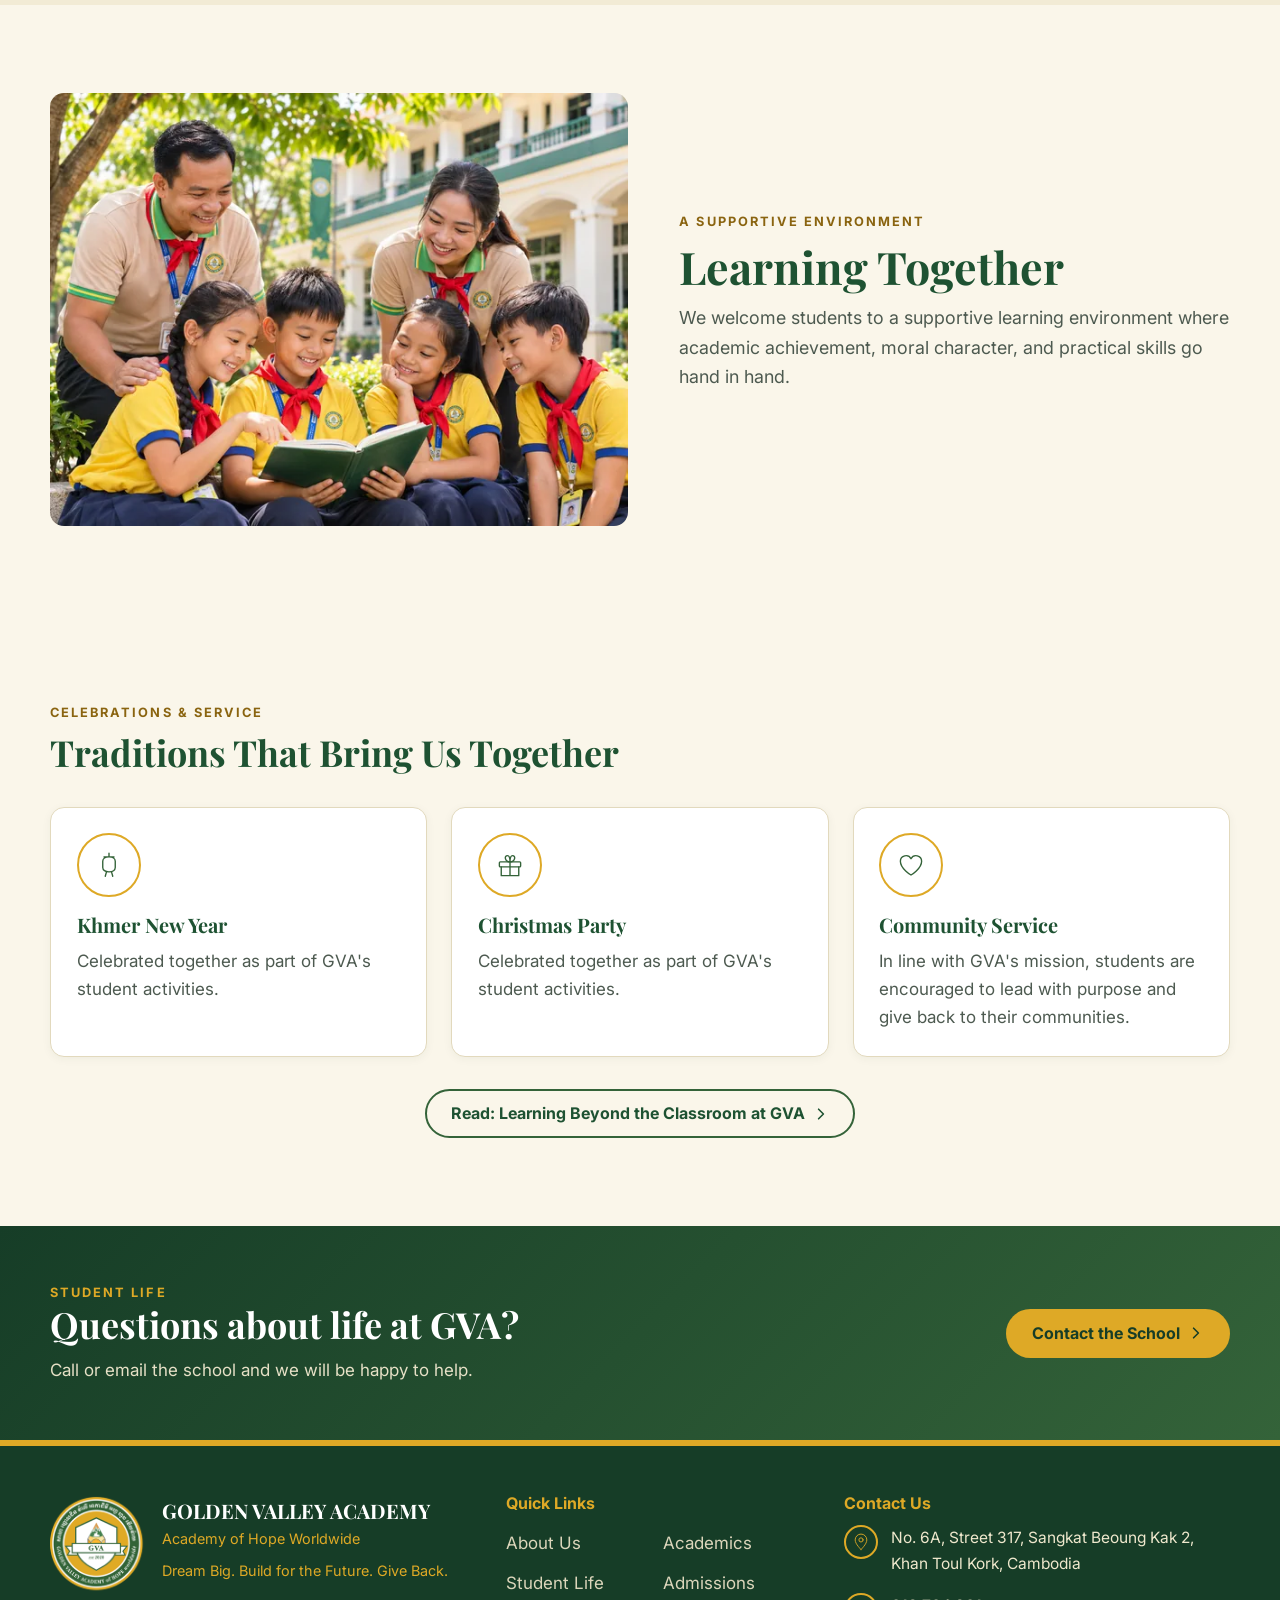
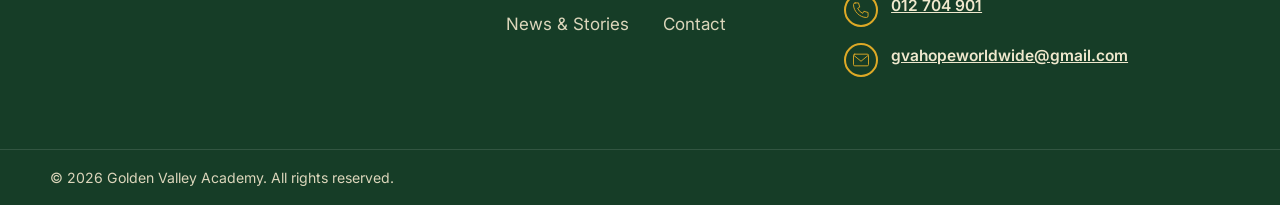
<file: student-life.html>
<!doctype html>
<html lang="en">
<head>
<meta charset="utf-8">
<meta name="viewport" content="width=device-width, initial-scale=1">
<title>Student Life | Golden Valley Academy</title>
<meta name="description" content="Study tours, sports and celebrations at Golden Valley Academy.">
<meta name="robots" content="noindex, nofollow">
<link rel="icon" type="image/png" href="assets/img/gva-logo-64.png">
<link rel="preconnect" href="https://fonts.googleapis.com">
<link rel="preconnect" href="https://fonts.gstatic.com" crossorigin>
<link rel="stylesheet" href="https://fonts.googleapis.com/css2?family=Inter:wght@400;500;600;700&family=Playfair+Display:wght@600;700&display=swap">
<link rel="stylesheet" href="css/styles.css">
</head>
<body class="page-student-life">

<a class="skip-link" href="#main">Skip to content</a>
<div class="topbar">
  <div class="container topbar-inner">
    <p class="topbar-note">Education for Grades 1–12 · Khan Toul Kork, Cambodia</p>
  </div>
</div>
<header class="site-header">
  <div class="container header-inner">
    <a class="brand" href="index.html" aria-label="Golden Valley Academy — home">
      <img src="assets/img/gva-logo-200.png" alt="" width="64" height="68">
      <span class="brand-text"><span class="brand-name">Golden Valley Academy</span><span class="brand-sub">Academy of Hope Worldwide</span></span>
    </a>
    <button class="nav-toggle" type="button" aria-expanded="false" aria-controls="primary-nav"><span class="bars" aria-hidden="true"></span><span class="sr-only">Menu</span></button>
    <nav class="primary-nav" id="primary-nav" aria-label="Primary"><ul><li><a href="index.html">Home</a></li><li class="has-sub">
        <a href="about.html">About Us</a>
        <button class="sub-toggle" type="button" aria-expanded="false" aria-controls="sub-about" aria-label="Show About Us submenu"><svg viewBox="0 0 12 12" width="12" height="12" fill="none" stroke="currentColor" stroke-width="2" stroke-linecap="round" stroke-linejoin="round" aria-hidden="true"><path d="M2 4l4 4 4-4"/></svg></button>
        <ul class="submenu" id="sub-about"><li><a href="about.html#mission">Our Mission &amp; Vision</a></li><li><a href="about.html#history">Our History</a></li><li><a href="about.html#board">Board Members</a></li><li><a href="about.html#director">School Director</a></li></ul>
      </li><li class="has-sub">
        <a href="academics.html">Academics</a>
        <button class="sub-toggle" type="button" aria-expanded="false" aria-controls="sub-academics" aria-label="Show Academics submenu"><svg viewBox="0 0 12 12" width="12" height="12" fill="none" stroke="currentColor" stroke-width="2" stroke-linecap="round" stroke-linejoin="round" aria-hidden="true"><path d="M2 4l4 4 4-4"/></svg></button>
        <ul class="submenu" id="sub-academics"><li><a href="academics.html#elementary">Elementary School</a></li><li><a href="academics.html#middle">Middle School</a></li><li><a href="academics.html#high">High School</a></li><li><a href="academics.html#subjects">Core Subjects</a></li></ul>
      </li><li><a href="student-life.html" aria-current="page">Student Life</a></li><li><a href="admissions.html">Admissions</a></li><li><a href="news.html">News &amp; Stories</a></li><li><a href="contact.html">Contact</a></li></ul></nav>
  </div>
</header>
<main id="main">


<section class="page-hero">
  <div class="container">
    <p class="crumb"><a href="index.html">Home</a> <span aria-hidden="true">/</span> Student Life</p>
    <h1>Student Life</h1>
    <p class="lead">At GVA, learning continues beyond the classroom through student activities including study tours, sports, Khmer New Year and the Christmas Party.</p>
  </div>
</section>

<section class="section " id="outdoor">
  <div class="container feature ">
    <figure class="photo feature-photo">
  <img src="assets/img/photos/student-activities-640.webp" srcset="assets/img/photos/student-activities-400.webp 400w, assets/img/photos/student-activities-640.webp 640w, assets/img/photos/student-activities-1000.webp 1000w" sizes="(min-width: 900px) 560px, 100vw" width="1000" height="750" alt="Illustration of students in yellow uniforms playing a group game with a hoop outdoors" loading="lazy" decoding="async" style="object-position:50% 40%">
</figure>
    <div><p class="eyebrow">Sports</p><h2 class="display">Sports &amp; Outdoor Activities</h2><p class="lead">Sports are part of student life at GVA, alongside study tours and school celebrations.</p></div>
  </div>
</section>
<section class="section section-cream" id="study-tours">
  <div class="container feature reverse">
    <figure class="photo feature-photo">
  <img src="assets/img/photos/study-tour-640.webp" srcset="assets/img/photos/study-tour-400.webp 400w, assets/img/photos/study-tour-640.webp 640w, assets/img/photos/study-tour-1000.webp 1000w" sizes="(min-width: 900px) 560px, 100vw" width="1000" height="750" alt="Illustration of a teacher and students in yellow uniforms looking at sculptures during a museum visit" loading="lazy" decoding="async" style="object-position:40% 40%">
</figure>
    <div><p class="eyebrow">Study Tours</p><h2 class="display">Learning Beyond the Classroom</h2><p class="lead">Study tours are one of the student activities at GVA, taking learning outside the classroom.</p></div>
  </div>
</section>
<section class="section " id="learning">
  <div class="container feature ">
    <figure class="photo feature-photo">
  <img src="assets/img/photos/learning-community-640.webp" srcset="assets/img/photos/learning-community-400.webp 400w, assets/img/photos/learning-community-640.webp 640w, assets/img/photos/learning-community-1000.webp 1000w" sizes="(min-width: 900px) 560px, 100vw" width="1000" height="750" alt="Illustration of teachers and young students reading a book together outdoors" loading="lazy" decoding="async" style="object-position:50% 40%">
</figure>
    <div><p class="eyebrow">A Supportive Environment</p><h2 class="display">Learning Together</h2><p class="lead">We welcome students to a supportive learning environment where academic achievement, moral character, and practical skills go hand in hand.</p></div>
  </div>
</section>
<section class="section" id="celebrations">
  <div class="container">
    <header class="section-head "><p class="eyebrow">Celebrations &amp; Service</p><h2>Traditions That Bring Us Together</h2></header>
    <div class="grid grid-3"><article class="card icon-card "><span class="icon"><svg viewBox="0 0 48 48" width="48" height="48" fill="none" stroke="currentColor" stroke-width="2.2" stroke-linecap="round" stroke-linejoin="round" aria-hidden="true" focusable="false"><path d="M24 5v6M16 11h16M14 18c0-4 4-7 10-7s10 3 10 7v10c0 4-4 7-10 7s-10-3-10-7z"/><path d="M20 35l-2 7M28 35l2 7"/></svg></span><h3>Khmer New Year</h3><p>Celebrated together as part of GVA's student activities.</p></article><article class="card icon-card "><span class="icon"><svg viewBox="0 0 48 48" width="48" height="48" fill="none" stroke="currentColor" stroke-width="2.2" stroke-linecap="round" stroke-linejoin="round" aria-hidden="true" focusable="false"><rect x="7" y="19" width="34" height="8" rx="1.5"/><path d="M10 27v14h28V27M24 19v22"/><path d="M24 19c-8 0-10-10-4-10 4 0 4 6 4 10zM24 19c8 0 10-10 4-10-4 0-4 6-4 10z"/></svg></span><h3>Christmas Party</h3><p>Celebrated together as part of GVA's student activities.</p></article><article class="card icon-card "><span class="icon"><svg viewBox="0 0 48 48" width="48" height="48" fill="none" stroke="currentColor" stroke-width="2.2" stroke-linecap="round" stroke-linejoin="round" aria-hidden="true" focusable="false"><path d="M24 40S7 30 7 18a9 9 0 0 1 17-4 9 9 0 0 1 17 4c0 12-17 22-17 22z"/></svg></span><h3>Community Service</h3><p>In line with GVA's mission, students are encouraged to lead with purpose and give back to their communities.</p></article></div>
    <p class="center more-row"><a class="btn btn-outline" href="news-learning-beyond-the-classroom.html">Read: Learning Beyond the Classroom at GVA<svg class="arrow" viewBox="0 0 20 20" width="16" height="16" fill="none" stroke="currentColor" stroke-width="2" stroke-linecap="round" stroke-linejoin="round" aria-hidden="true"><path d="M7 4l6 6-6 6"/></svg></a></p>
  </div>
</section>
<section class="cta-band">
  <div class="container cta-inner">
    <div><p class="eyebrow">Student Life</p><h2>Questions about life at GVA?</h2><p>Call or email the school and we will be happy to help.</p></div>
    <div><a class="btn btn-primary" href="contact.html">Contact the School<svg class="arrow" viewBox="0 0 20 20" width="16" height="16" fill="none" stroke="currentColor" stroke-width="2" stroke-linecap="round" stroke-linejoin="round" aria-hidden="true"><path d="M7 4l6 6-6 6"/></svg></a></div>
  </div>
</section>
</main>

<footer class="site-footer">
  <div class="container footer-grid">
    <div class="footer-brand">
      <img src="assets/img/gva-logo-200.png" alt="Golden Valley Academy seal" width="112" height="120" loading="lazy">
      <div>
        <p class="footer-name">Golden Valley Academy</p>
        <p class="footer-sub">Academy of Hope Worldwide</p>
        <p class="footer-motto">Dream Big. Build for the Future. Give Back.</p>
      </div>
    </div>
    <div><h2 class="footer-h">Quick Links</h2><ul class="footer-links"><li><a href="about.html">About Us</a></li><li><a href="academics.html">Academics</a></li><li><a href="student-life.html">Student Life</a></li><li><a href="admissions.html">Admissions</a></li><li><a href="news.html">News &amp; Stories</a></li><li><a href="contact.html">Contact</a></li></ul></div>
    <div><h2 class="footer-h">Contact Us</h2>
<ul class="contact-list on-dark">
  <li><span class="icon"><svg viewBox="0 0 48 48" width="48" height="48" fill="none" stroke="currentColor" stroke-width="2.2" stroke-linecap="round" stroke-linejoin="round" aria-hidden="true" focusable="false"><path d="M24 42S10 29 10 19a14 14 0 0 1 28 0c0 10-14 23-14 23z"/><circle cx="24" cy="19" r="5"/></svg></span><span>No. 6A, Street 317, Sangkat Beoung Kak 2, Khan Toul Kork, Cambodia</span></li>
  <li><span class="icon"><svg viewBox="0 0 48 48" width="48" height="48" fill="none" stroke="currentColor" stroke-width="2.2" stroke-linecap="round" stroke-linejoin="round" aria-hidden="true" focusable="false"><path d="M10 7h8l3 10-5 3a24 24 0 0 0 12 12l3-5 10 3v8a4 4 0 0 1-4 4C21 42 6 27 6 11a4 4 0 0 1 4-4z"/></svg></span><a href="tel:+85512704901">012 704 901</a></li>
  <li><span class="icon"><svg viewBox="0 0 48 48" width="48" height="48" fill="none" stroke="currentColor" stroke-width="2.2" stroke-linecap="round" stroke-linejoin="round" aria-hidden="true" focusable="false"><rect x="6" y="10" width="36" height="28" rx="3"/><path d="M7 13l17 14 17-14"/></svg></span><a href="mailto:gvahopeworldwide@gmail.com">gvahopeworldwide@gmail.com</a></li>
</ul></div>
  </div>
  <div class="footer-bottom"><div class="container"><p>© 2026 Golden Valley Academy. All rights reserved.</p></div></div>
</footer>
<script src="js/main.js" defer></script>
</body>
</html>
</file>
<file: css/styles.css>
/* Golden Valley Academy — demo styles. Palette taken from the official seal (green #346339, gold #DEA926). */
:root {
  --green-900: #163d27;
  --green-800: #1e5232;
  --green-700: #346339;
  --gold: #dea926;
  --gold-dark: #8a6410;
  --cream: #faf6ea;
  --cream-2: #f2ebd5;
  --ink: #1d2b22;
  --muted: #4d5a50;
  --line: #e2d9bd;
  --white: #fff;
  --radius: 14px;
  --shadow: 0 6px 24px rgba(22, 61, 39, .10);
  --font-body: "Inter", "Noto Sans Khmer", "Khmer UI", "Leelawadee UI", system-ui, -apple-system, "Segoe UI", sans-serif;
  --font-head: "Playfair Display", Georgia, "Times New Roman", serif;
}
*, *::before, *::after { box-sizing: border-box; }
html { scroll-behavior: smooth; scroll-padding-top: 90px; }
body { margin: 0; font-family: var(--font-body); font-size: 1.0625rem; line-height: 1.65; color: var(--ink); background: var(--cream); overflow-wrap: break-word; }
img { max-width: 100%; height: auto; display: block; }
a { color: var(--green-700); }
h1, h2, h3 { font-family: var(--font-head); color: var(--green-800); line-height: 1.2; margin: 0 0 .6rem; font-weight: 700; }
h1 { font-size: clamp(2.2rem, 5.2vw, 4rem); }
h2 { font-size: clamp(1.6rem, 3.2vw, 2.25rem); }
h3 { font-size: 1.25rem; }
p { margin: 0 0 1rem; }
.container { width: min(1180px, 100% - 2rem); margin-inline: auto; }
.narrow { max-width: 780px; }
.center { text-align: center; }
.sr-only { position: absolute; width: 1px; height: 1px; overflow: hidden; clip: rect(0 0 0 0); white-space: nowrap; }
.skip-link { position: absolute; left: .5rem; top: -4rem; background: var(--green-900); color: #fff; padding: .6rem 1rem; z-index: 100; border-radius: 6px; }
.skip-link:focus { top: .5rem; }
:focus-visible { outline: 3px solid var(--gold); outline-offset: 2px; }

/* Top bar */
.topbar { background: var(--green-900); color: #f4ecd0; font-size: .85rem; }
.topbar-inner { display: flex; justify-content: space-between; gap: .5rem 1.5rem; flex-wrap: wrap; padding: .35rem 0; }
.topbar p { margin: 0; }
.topbar a { color: #f4ecd0; text-decoration: none; }
.topbar a:hover { text-decoration: underline; }

/* Header */
.site-header { position: sticky; top: 0; z-index: 50; background: rgba(250, 246, 234, .97); backdrop-filter: blur(6px); border-bottom: 1px solid var(--line); }
.header-inner { display: flex; align-items: center; justify-content: space-between; gap: 1rem; padding: .5rem 0; }
.brand { display: flex; align-items: center; gap: .75rem; text-decoration: none; min-width: 0; }
.brand img { width: 64px; height: auto; flex: none; }
.brand-text { display: flex; flex-direction: column; line-height: 1.2; min-width: 0; }
.brand-name { font-family: var(--font-head); font-weight: 700; font-size: 1.2rem; color: var(--green-800); text-transform: uppercase; letter-spacing: .02em; }
.primary-nav ul { list-style: none; margin: 0; padding: 0; display: flex; align-items: center; gap: .25rem; }
.primary-nav a { display: block; padding: .6rem .8rem; text-decoration: none; color: var(--green-900); font-weight: 600; font-size: .97rem; border-radius: 8px; position: relative; }
.primary-nav a:hover { color: var(--green-700); background: rgba(222, 169, 38, .14); }
.primary-nav a[aria-current="page"]::after { content: ""; position: absolute; left: .8rem; right: .8rem; bottom: .2rem; height: 3px; border-radius: 2px; background: var(--gold); }
.has-sub { position: relative; display: flex; align-items: center; }
.sub-toggle { border: 0; background: transparent; color: var(--green-800); width: 28px; height: 36px; margin-left: -.6rem; display: grid; place-items: center; cursor: pointer; border-radius: 6px; }
.sub-toggle svg { transition: transform .2s; }
.has-sub.open .sub-toggle svg { transform: rotate(180deg); }
.submenu { position: absolute; top: 100%; left: 0; min-width: 230px; background: #fff; border: 1px solid var(--line); border-radius: 12px; box-shadow: var(--shadow); padding: .4rem !important; display: none !important; flex-direction: column; align-items: stretch !important; z-index: 60; }
.has-sub:hover > .submenu, .has-sub:focus-within > .submenu, .has-sub.open > .submenu { display: flex !important; }
.submenu a { white-space: nowrap; font-weight: 500; }
.nav-toggle { display: none; border: 1px solid var(--line); background: #fff; width: 48px; height: 48px; border-radius: 10px; cursor: pointer; place-items: center; }
.bars, .bars::before, .bars::after { display: block; width: 22px; height: 2.5px; background: var(--green-800); border-radius: 2px; content: ""; position: relative; transition: transform .2s, opacity .2s; }
.bars::before { position: absolute; top: -7px; } .bars::after { position: absolute; top: 7px; }
.nav-open .bars { background: transparent; } .nav-open .bars::before { transform: translateY(7px) rotate(45deg); } .nav-open .bars::after { transform: translateY(-7px) rotate(-45deg); }

@media (max-width: 1120px) {
  .nav-toggle { display: grid; }
  .primary-nav { display: none; position: absolute; left: 0; right: 0; top: 100%; background: var(--cream); border-bottom: 1px solid var(--line); box-shadow: var(--shadow); max-height: calc(100vh - 120px); overflow-y: auto; }
  .nav-open .primary-nav { display: block; }
  .primary-nav ul { flex-direction: column; align-items: stretch; padding: .5rem 1rem 1rem; gap: 0; }
  .primary-nav a { padding: .85rem .5rem; }
  .primary-nav a[aria-current="page"]::after { left: .5rem; right: auto; width: 28px; bottom: .45rem; }
  .has-sub { flex-wrap: wrap; }
  .has-sub > a { flex: 1; }
  .sub-toggle { width: 48px; height: 48px; margin: 0; }
  .submenu { position: static; display: none !important; width: 100%; box-shadow: none; border: 0; background: rgba(222, 169, 38, .1); }
  .has-sub:hover > .submenu, .has-sub:focus-within > .submenu { display: none !important; }
  .has-sub.open > .submenu { display: flex !important; }
}
@media (max-width: 520px) {
  .brand img { width: 52px; } .brand-name { font-size: 1rem; }
}

/* Buttons */
.btn { display: inline-flex; align-items: center; gap: .5rem; padding: .8rem 1.5rem; border-radius: 999px; font-weight: 700; text-decoration: none; border: 2px solid transparent; transition: transform .15s, box-shadow .15s, background .15s, color .15s; font-size: 1rem; cursor: pointer; font-family: inherit; line-height: 1.2; }
.btn:hover { transform: translateY(-2px); box-shadow: var(--shadow); }
.btn-primary { background: var(--gold); color: var(--green-900); }
.btn-primary:hover { background: #ebb73a; }
.btn-outline { border-color: var(--green-700); color: var(--green-800); background: transparent; }
.btn-outline:hover { background: var(--green-800); color: #fff; }
.btn-light { background: #fff; color: var(--green-800); }
.btn-row { display: flex; gap: .85rem; flex-wrap: wrap; margin-top: 1.5rem; }
.btn-row.center { justify-content: center; }
.arrow { flex: none; }

/* Typography helpers */
.eyebrow { text-transform: uppercase; letter-spacing: .16em; font-size: .8rem; font-weight: 700; color: var(--gold-dark); margin-bottom: .5rem; }
.lead { font-size: 1.12rem; color: var(--muted); }
.display { font-size: clamp(1.9rem, 4vw, 2.8rem); }
.section { padding: clamp(3rem, 7vw, 5.5rem) 0; }
.section-cream { background: var(--cream-2); }
.section-head { max-width: 760px; margin-bottom: 2rem; }
.section-head.center { margin-inline: auto; text-align: center; }
.fine { font-size: .85rem; color: var(--muted); margin-top: .75rem; }

/* Hero (see photo-led hero below) */
.hero-facts { list-style: none; margin: 1.75rem 0 0; padding: 0; display: flex; flex-wrap: wrap; gap: .6rem; }
.hero-facts li { background: #fff; border: 1px solid var(--line); border-radius: 999px; padding: .4rem 1rem; font-size: .92rem; font-weight: 600; color: var(--green-800); }
@media (max-width: 860px) { .hero-art::before { display: none; } .hero-art { gap: .75rem; margin-bottom: .5rem; } }

/* Values band */
.values-band { background: var(--green-800); color: #f5efd8; }
.values-grid { display: grid; grid-template-columns: repeat(4, 1fr); gap: 1.5rem; padding: 2.5rem 0; }
.value { text-align: center; padding: 0 .75rem; }
.value h2 { font-family: var(--font-body); font-size: 1.05rem; color: #fff; margin: .6rem 0 .3rem; }
.value p { font-size: .95rem; margin: 0; opacity: .88; }
.value .icon { color: var(--gold); }
@media (min-width: 901px) { .value + .value { border-left: 1px solid rgba(222, 169, 38, .35); } }
@media (max-width: 900px) { .values-grid { grid-template-columns: repeat(2, 1fr); } }
@media (max-width: 520px) { .values-grid { grid-template-columns: 1fr; } }

.icon { display: inline-grid; place-items: center; width: 64px; height: 64px; border-radius: 50%; border: 2px solid var(--gold); color: var(--green-700); }
.icon svg { width: 30px; height: 30px; }

/* Layout grids */
.grid { display: grid; gap: 1.5rem; }
.grid-2 { grid-template-columns: repeat(2, 1fr); }
.grid-3 { grid-template-columns: repeat(3, 1fr); }
.grid-4 { grid-template-columns: repeat(4, 1fr); }
.grid-center { display: flex; flex-wrap: wrap; justify-content: center; }
.grid-center > * { flex: 0 1 calc((100% - 3rem) / 3); }
@media (max-width: 1000px) { .grid-center > * { flex-basis: calc((100% - 1.5rem) / 2); } }
@media (max-width: 680px) { .grid-center > * { flex-basis: 100%; } }
@media (max-width: 1000px) { .grid-4 { grid-template-columns: repeat(2, 1fr); } .grid-3 { grid-template-columns: repeat(2, 1fr); } }
@media (max-width: 680px) { .grid-2, .grid-3, .grid-4 { grid-template-columns: 1fr; } }
.split { display: grid; grid-template-columns: 1fr 1fr; gap: clamp(1.5rem, 4vw, 4rem); align-items: center; }
.split-head { grid-template-columns: 1fr auto; margin-bottom: 1rem; }
.split-head .section-head { margin-bottom: 0; }
@media (max-width: 820px) { .split, .split-head { grid-template-columns: 1fr; } }

.card { background: #fff; border: 1px solid var(--line); border-radius: var(--radius); padding: 1.6rem; box-shadow: 0 2px 10px rgba(22, 61, 39, .05); transition: transform .2s, box-shadow .2s; }
.card:hover { transform: translateY(-3px); box-shadow: var(--shadow); }
.icon-card h3 { margin-top: 1rem; }
.icon-card p { margin: 0; color: var(--muted); }

/* Mission / vision */
.mv-stack { display: grid; gap: 1rem; }
.mv-card { background: #fff; border-left: 5px solid var(--gold); border-radius: var(--radius); padding: 1.5rem 1.75rem; box-shadow: var(--shadow); }
.mv-card h3 { font-family: var(--font-body); font-size: .85rem; text-transform: uppercase; letter-spacing: .14em; color: var(--gold-dark); }
.mv-statement { font-family: var(--font-head); font-size: 1.4rem; color: var(--green-800); margin: 0; line-height: 1.3; }
.mv-card.large { padding: 2rem; }
.mv-card.large.alt { border-left-color: var(--green-700); }
.mv-card.large h2 { font-size: 1.7rem; }
.mv-card.large p:last-child { margin-bottom: 0; color: var(--muted); }

/* Programs */
.section-green { background: var(--green-800); color: #efe8cd; }
.section-green h2, .section-green h3 { color: #fff; }
.section-green .eyebrow { color: var(--gold); }
.section-green .lead { color: #dcd6bb; }
.program-card { display: block; text-decoration: none; color: var(--ink); background: var(--cream); }
.program-card h3 { color: var(--green-800); margin-top: 1rem; }
.program-card p { color: var(--muted); }
.program-card .more { color: var(--gold-dark); font-weight: 700; display: inline-flex; align-items: center; gap: .3rem; }
.program-card:hover .arrow { transform: translateX(3px); }
.arrow { transition: transform .2s; }

/* CTA band */
.cta-band { background: linear-gradient(135deg, var(--green-900), var(--green-700)); color: #fff; padding: 3.5rem 0; }
.cta-band h2 { color: #fff; } .cta-band .eyebrow { color: var(--gold); } .cta-band p { color: #e6e0c6; margin: 0; }
.cta-inner { display: flex; align-items: center; justify-content: space-between; gap: 2rem; flex-wrap: wrap; }
.cta-inner > div:first-child { max-width: 640px; }

/* Page hero */
.page-hero { position: relative; overflow: hidden; background: linear-gradient(180deg, #fff6d6, var(--cream)); padding: clamp(2.5rem, 6vw, 4.5rem) 0 clamp(2rem, 4vw, 3rem); border-bottom: 1px solid var(--line); }
.page-hero::after { content: ""; position: absolute; right: max(2rem, calc((100% - 1180px) / 2)); top: 50%; width: 220px; aspect-ratio: 1; transform: translateY(-50%); background: url("../assets/img/gva-logo-200.png") center / contain no-repeat; opacity: .1; pointer-events: none; }
@media (max-width: 760px) { .page-hero::after { width: 120px; right: 1rem; top: 1.5rem; transform: none; } }
.page-hero > .container { position: relative; z-index: 1; }
.page-hero h1 { font-size: clamp(2.2rem, 5vw, 3.2rem); }
.page-hero .lead { max-width: 46rem; margin: 0; }
.crumb { font-size: .9rem; color: var(--muted); margin-bottom: .75rem; }
.crumb a { color: var(--green-700); }

/* Board */
.board-grid { grid-template-columns: repeat(3, 1fr); }
@media (max-width: 900px) { .board-grid { grid-template-columns: repeat(2, 1fr); } }
@media (max-width: 480px) { .board-grid { gap: 1rem; } .board-body { padding: .75rem .6rem 1rem; } .board-body h3 { font-size: 1rem; } }
.board-card { background: #fff; border: 1px solid var(--line); border-radius: var(--radius); overflow: hidden; text-align: center; box-shadow: 0 2px 10px rgba(22, 61, 39, .05); transition: transform .2s, box-shadow .2s; }
.board-card:hover { transform: translateY(-3px); box-shadow: var(--shadow); }
.board-card img { width: 100%; aspect-ratio: 4 / 4.6; object-fit: cover; object-position: center 18%; background: var(--cream-2); }
.board-body { padding: 1rem 1rem 1.3rem; }
.board-body h3 { margin: 0 0 .25rem; font-size: 1.15rem; }
.board-body .country { font-family: var(--font-body); font-size: .85em; color: var(--muted); font-weight: 500; }
.role { color: var(--gold-dark); font-weight: 600; margin: 0; }

/* Director */
.director { display: grid; grid-template-columns: 280px 1fr; gap: clamp(1.5rem, 4vw, 3.5rem); align-items: center; }
.director img { border-radius: var(--radius); box-shadow: var(--shadow); width: 100%; height: auto; border: 4px solid #fff; }
@media (max-width: 680px) { .director { grid-template-columns: 1fr; } .director img { max-width: 280px; } }

/* Empty / placeholder states */

/* Contact */
.contact-list { list-style: none; padding: 0; margin: 0 0 1.5rem; display: grid; gap: 1rem; }
.contact-list li { display: flex; gap: .85rem; align-items: flex-start; }
.contact-list .icon { width: 40px; height: 40px; flex: none; }
.contact-list .icon svg { width: 20px; height: 20px; }
.contact-list a { color: inherit; font-weight: 600; word-break: break-word; }
.contact-list.on-dark { color: #efe8cd; font-size: .97rem; }
.contact-list.on-dark .icon { color: var(--gold); width: 34px; height: 34px; }
.contact-list.on-dark a:hover { color: var(--gold); }
.split-top { align-items: start; }

/* Footer */
.site-footer { background: var(--green-900); color: #dcd6bb; border-top: 6px solid var(--gold); }
.footer-grid { display: grid; grid-template-columns: 1.4fr 1fr 1.3fr; gap: 2.5rem; padding: 3rem 0; }
@media (max-width: 860px) { .footer-grid { grid-template-columns: 1fr; gap: 2rem; } }
.footer-brand { display: flex; gap: 1rem; align-items: flex-start; }
.footer-brand img { width: 96px; flex: none; }
.footer-name { font-family: var(--font-head); font-weight: 700; font-size: 1.25rem; color: #fff; margin: 0; text-transform: uppercase; }
.footer-motto { margin: .5rem 0 0; font-size: .9rem; color: var(--gold); }
.footer-h { font-family: var(--font-body); font-size: 1rem; color: var(--gold); margin-bottom: .75rem; }
.footer-links { list-style: none; margin: 0; padding: 0; display: grid; grid-template-columns: 1fr 1fr; gap: .4rem 1rem; }
.footer-links a { color: #dcd6bb; text-decoration: none; display: inline-block; padding: .2rem 0; }
.footer-links a:hover { color: var(--gold); text-decoration: underline; }
.footer-bottom { border-top: 1px solid rgba(255, 255, 255, .12); padding: 1rem 0; font-size: .88rem; }
.footer-bottom p { margin: 0; }

@media (prefers-reduced-motion: reduce) { * { transition: none !important; scroll-behavior: auto !important; } .btn:hover, .card:hover, .board-card:hover { transform: none; } }

/* ---- Phase 1C: photo-led design ---- */
.photo { margin: 0; position: relative; overflow: hidden; border-radius: var(--radius); background: var(--cream-2); }
.photo img { width: 100%; height: 100%; object-fit: cover; aspect-ratio: 4 / 3; }
.photo.framed { box-shadow: 0 0 0 6px #fff, 0 0 0 8px var(--gold), var(--shadow); border-radius: 18px; margin: 8px; }

.hero-photo { position: relative; overflow: hidden; background: linear-gradient(180deg, #fffaf0, var(--cream)); }
.hero-media { position: absolute; top: 0; right: 0; bottom: 0; width: 62%; }
.hero-media img { width: 100%; height: 100%; object-fit: cover; object-position: 62% 28%; -webkit-mask-image: linear-gradient(90deg, transparent 0, #000 34%); mask-image: linear-gradient(90deg, transparent 0, #000 34%); }
.hero-content { position: relative; z-index: 1; display: flex; align-items: center; min-height: clamp(540px, 42vw, 640px); }
.hero-copy { max-width: 500px; padding: 3rem 0; }
.hero-copy .eyebrow { letter-spacing: .1em; }
.hero-copy h1 { margin-bottom: 1rem; }
.hero-copy h1 .green { color: var(--green-800); display: block; }
.hero-copy h1 .gold { color: #c8941a; display: block; }
.hero-copy .lead { color: #3d4a41; }
@media (max-width: 1000px) {
  .hero-media { position: relative; width: 100%; height: auto; }
  .hero-media img { aspect-ratio: 4 / 3.1; -webkit-mask-image: none; mask-image: none; }
  .hero-media::after { content: ""; position: absolute; inset: auto 0 0 0; height: 30%; background: linear-gradient(180deg, transparent, var(--cream)); pointer-events: none; }
  .hero-content { min-height: 0; }
  .hero-copy { max-width: none; padding: 1.25rem 0 2.5rem; }
}

.mv-mini { display: grid; grid-template-columns: 1fr 1fr; gap: 1rem; margin: 1.25rem 0 1.5rem; }
.mv-mini > div { border-left: 4px solid var(--gold); padding-left: 1rem; }
.mv-mini h3 { font-family: var(--font-body); font-size: .8rem; text-transform: uppercase; letter-spacing: .14em; color: var(--gold-dark); margin: 0 0 .25rem; }
.mv-mini p { font-family: var(--font-head); font-weight: 600; color: var(--green-800); margin: 0; line-height: 1.35; }
@media (max-width: 560px) { .mv-mini { grid-template-columns: 1fr; } }

/* Level cards */
.level-card { display: flex; flex-direction: column; background: var(--green-900); border: 1px solid rgba(222, 169, 38, .45); border-radius: var(--radius); overflow: hidden; text-decoration: none; color: #efe8cd; box-shadow: var(--shadow); transition: transform .2s, box-shadow .2s; }
.level-card:hover { transform: translateY(-4px); box-shadow: 0 12px 32px rgba(22, 61, 39, .28); }
.level-photo { border-radius: 0; }
.level-photo img { aspect-ratio: 4 / 3; }
.level-body { padding: 1.4rem 1.5rem 1.6rem; display: flex; flex-direction: column; flex: 1; border-top: 4px solid var(--gold); }
.level-body h3 { color: #fff; margin-bottom: .4rem; }
.level-body p { color: #dcd6bb; margin: 0 0 1rem; }
.level-body .more { margin-top: auto; color: var(--gold); font-weight: 700; display: inline-flex; align-items: center; gap: .3rem; }
.level-card:hover .arrow { transform: translateX(3px); }
.section-green .level-card { background: #12331f; }

/* Photo tiles (home student life) */
.tile { position: relative; display: block; border-radius: var(--radius); overflow: hidden; text-decoration: none; box-shadow: var(--shadow); }
.tile .photo { border-radius: 0; }
.tile .photo img { aspect-ratio: 16 / 10; transition: transform .5s; }
.tile:hover .photo img { transform: scale(1.03); }
.tile-label { position: absolute; left: 0; right: 0; bottom: 0; padding: 2.5rem 1.25rem 1rem; background: linear-gradient(180deg, transparent, rgba(12, 38, 24, .88)); color: #efe8cd; display: grid; font-size: .92rem; }
.tile-label strong { font-family: var(--font-head); font-size: 1.35rem; color: #fff; }
.chip-row { list-style: none; margin: 1.5rem 0 0; padding: 0; display: flex; flex-wrap: wrap; gap: .6rem; }
.chip-row li { background: #fff; border: 1px solid var(--line); border-radius: 999px; padding: .4rem 1rem; font-weight: 600; font-size: .92rem; color: var(--green-800); }

/* Photo CTA band */
.cta-photo { position: relative; background: var(--green-900); overflow: hidden; }
.cta-media { position: absolute; inset: 0 0 0 auto; width: 50%; }
.cta-media .photo { height: 100%; border-radius: 0; }
.cta-media img { height: 100%; aspect-ratio: auto; -webkit-mask-image: linear-gradient(90deg, transparent 0, #000 40%); mask-image: linear-gradient(90deg, transparent 0, #000 40%); }
.cta-photo-inner { position: relative; min-height: 420px; display: flex; align-items: center; }
.cta-card { max-width: 470px; padding: 3rem 0; color: #efe8cd; }
.cta-card h2 { color: #fff; }
.cta-card .eyebrow { color: var(--gold); }
@media (max-width: 900px) {
  .cta-media { position: relative; width: 100%; }
  .cta-media img { aspect-ratio: 16 / 10; -webkit-mask-image: none; mask-image: none; }
  .cta-photo-inner { min-height: 0; }
  .cta-card { padding: 2rem 0 2.5rem; }
}

/* About */
.mv-dark { background: var(--green-900); border: 1px solid rgba(222, 169, 38, .45); border-top: 5px solid var(--gold); border-radius: var(--radius); padding: 2rem; color: #dcd6bb; }
.mv-dark h2 { color: #fff; font-size: 1.7rem; }
.mv-dark p:last-child { margin-bottom: 0; }
.mv-dark .eyebrow { color: var(--gold); }
.mv-icon { display: inline-block; margin-bottom: 1rem; }
.mv-icon .icon { color: var(--gold); }

/* Student Life feature rows */
.feature { display: grid; grid-template-columns: 1.05fr 1fr; gap: clamp(1.5rem, 4vw, 4rem); align-items: center; }
.feature.reverse .feature-photo { order: 2; }
.feature-photo img { aspect-ratio: 4 / 3; }
@media (max-width: 900px) { .feature { grid-template-columns: 1fr; } .feature.reverse .feature-photo { order: 0; } }

/* News */
@media (max-width: 560px) { .empty-strip { flex-direction: column; text-align: center; } }

/* Contact */

/* ---- Phase 1D refinements ---- */
.contact-seal { display: flex; align-items: center; gap: 1.25rem; background: linear-gradient(135deg, var(--green-900), var(--green-700)); color: #efe8cd; border-radius: var(--radius); padding: 1.5rem 1.75rem; margin-bottom: 1.75rem; box-shadow: var(--shadow); border-bottom: 5px solid var(--gold); }
.contact-seal img { width: 96px; flex: none; }
.contact-seal p { margin: 0; }
.contact-seal-name { font-family: var(--font-head); font-weight: 700; font-size: 1.3rem; color: #fff; text-transform: uppercase; line-height: 1.2; }
.contact-seal-motto { color: var(--gold); font-size: .9rem; margin-top: .4rem !important; }
@media (max-width: 420px) { .contact-seal { flex-direction: column; text-align: center; } }

/* ---- Phase 1E: client-facing polish ---- */
.topbar-note { color: #f4ecd0; }
.brand-sub { font-size: .8rem; color: var(--gold-dark); font-weight: 600; letter-spacing: .02em; }
.footer-sub { margin: 0; color: var(--gold); font-size: .9rem; }
.btn-light:hover { background: var(--cream); }
.btn-ghost { border-color: rgba(255, 255, 255, .55); color: #fff; background: transparent; }
.btn-ghost:hover { background: rgba(255, 255, 255, .12); }
.btn-block { display: flex; justify-content: center; width: 100%; }
.more-row { margin: 2rem 0 0; }

/* Article cards (home + news) */
.article-card { display: flex; flex-direction: column; background: #fff; border: 1px solid var(--line); border-radius: var(--radius); overflow: hidden; text-decoration: none; color: var(--ink); box-shadow: 0 2px 10px rgba(22, 61, 39, .06); transition: transform .2s, box-shadow .2s; }
.article-card:hover { transform: translateY(-4px); box-shadow: var(--shadow); }
.article-photo { border-radius: 0; }
.article-photo img { aspect-ratio: 16 / 10; transition: transform .5s; }
.article-card:hover .article-photo img { transform: scale(1.03); }
.article-card-body { display: flex; flex-direction: column; flex: 1; padding: 1.25rem 1.5rem 1.5rem; }
.article-card-body h3 { color: var(--green-800); margin-bottom: .5rem; }
.article-card-body p { color: var(--muted); margin: 0 0 1rem; }
.article-card-body .news-tag { margin-bottom: .6rem; }
.article-card .more { margin-top: auto; color: var(--gold-dark); font-weight: 700; display: inline-flex; align-items: center; gap: .3rem; }
.article-card:hover .arrow { transform: translateX(3px); }
.news-tag { display: inline-block; align-self: flex-start; background: var(--cream-2); color: var(--gold-dark); font-weight: 700; font-size: .78rem; letter-spacing: .08em; text-transform: uppercase; padding: .15rem .7rem; border-radius: 999px; margin: 0 0 .75rem; }

/* Article detail */
.article-head { background: linear-gradient(180deg, #fff6d6, var(--cream)); padding: clamp(2.25rem, 5vw, 3.5rem) 0 2rem; }
.article-head h1 { font-size: clamp(2rem, 4.4vw, 3rem); margin-bottom: .75rem; max-width: 900px; text-wrap: balance; }
.article-head .lead { max-width: 820px; }
.article-head .lead { margin: 0; }
.article-hero { margin-top: -.5rem; }
.article-hero-photo { border-radius: 18px; box-shadow: var(--shadow); }
.article-hero-photo img { aspect-ratio: 21 / 9; }
@media (max-width: 680px) { .article-hero-photo img { aspect-ratio: 4 / 3; } }
.article-section { padding-top: 3rem; }
.article-layout { display: grid; grid-template-columns: minmax(0, 1fr) 320px; gap: clamp(2rem, 5vw, 4rem); align-items: start; }
@media (max-width: 960px) { .article-layout { grid-template-columns: 1fr; } }
.article-body { max-width: 720px; font-size: 1.125rem; line-height: 1.8; }
.article-body p { color: #34423a; margin-bottom: 1.25rem; }
.article-lead { font-size: 1.3rem !important; line-height: 1.65; color: var(--green-800) !important; font-weight: 500; }
.article-body h2 { font-size: 1.6rem; margin: 2.25rem 0 .75rem; }
.article-list { padding-left: 1.2rem; margin: 0 0 1.5rem; display: grid; gap: .5rem; }
.article-list li::marker { color: var(--gold); }
.pullquote { margin: 2rem 0; padding: 1.25rem 1.5rem; border-left: 5px solid var(--gold); background: #fff; border-radius: 0 var(--radius) var(--radius) 0; font-family: var(--font-head); font-size: 1.5rem; line-height: 1.35; color: var(--green-800); box-shadow: 0 2px 10px rgba(22, 61, 39, .06); }
.article-inline { margin: 2rem 0; border-radius: var(--radius); }
.article-inline img { aspect-ratio: 16 / 9; }
.back-row { margin: 2.5rem 0 0 !important; }
.back-link { font-weight: 700; color: var(--green-700); text-decoration: none; }
.back-link:hover { text-decoration: underline; }
.article-aside { position: sticky; top: 100px; display: grid; gap: 1.25rem; }
@media (max-width: 960px) { .article-aside { position: static; } }
.aside-card { background: #fff; border: 1px solid var(--line); border-top: 4px solid var(--gold); border-radius: var(--radius); padding: 1.4rem 1.5rem; box-shadow: 0 2px 10px rgba(22, 61, 39, .05); }
.aside-card h2 { font-size: 1.15rem; margin-bottom: .75rem; }
.aside-card ul { list-style: none; margin: 0; padding: 0; display: grid; gap: .5rem; }
.aside-card li { color: var(--muted); font-size: .98rem; }
.aside-card > ul:first-of-type li { padding-left: 1.1rem; position: relative; }
.aside-card > ul:first-of-type li::before { content: ""; position: absolute; left: 0; top: .6em; width: 6px; height: 6px; border-radius: 50%; background: var(--gold); }
.aside-links { margin-top: 1rem !important; padding-top: 1rem !important; border-top: 1px solid var(--line) !important; }
.aside-links a { display: inline-flex; align-items: center; gap: .3rem; font-weight: 700; color: var(--green-700); text-decoration: none; }
.aside-links a:hover { text-decoration: underline; }
.aside-contact p { margin: 0 0 .4rem; }
.aside-contact a { font-weight: 600; color: var(--green-800); word-break: break-word; }

/* Contact panel */
.contact-panel { background: linear-gradient(160deg, var(--green-700), var(--green-900)); color: #efe8cd; border-radius: var(--radius); padding: clamp(1.5rem, 3vw, 2.25rem); box-shadow: var(--shadow); border-bottom: 5px solid var(--gold); display: grid; gap: .9rem; }
.contact-panel .eyebrow { color: var(--gold); margin: 0; }
.contact-panel h2 { color: #fff; margin: 0; }
.contact-panel p { margin: 0 0 .5rem; color: #dcd6bb; }
.contact-panel .btn { font-size: 1rem; word-break: break-word; text-align: center; }
</file>
